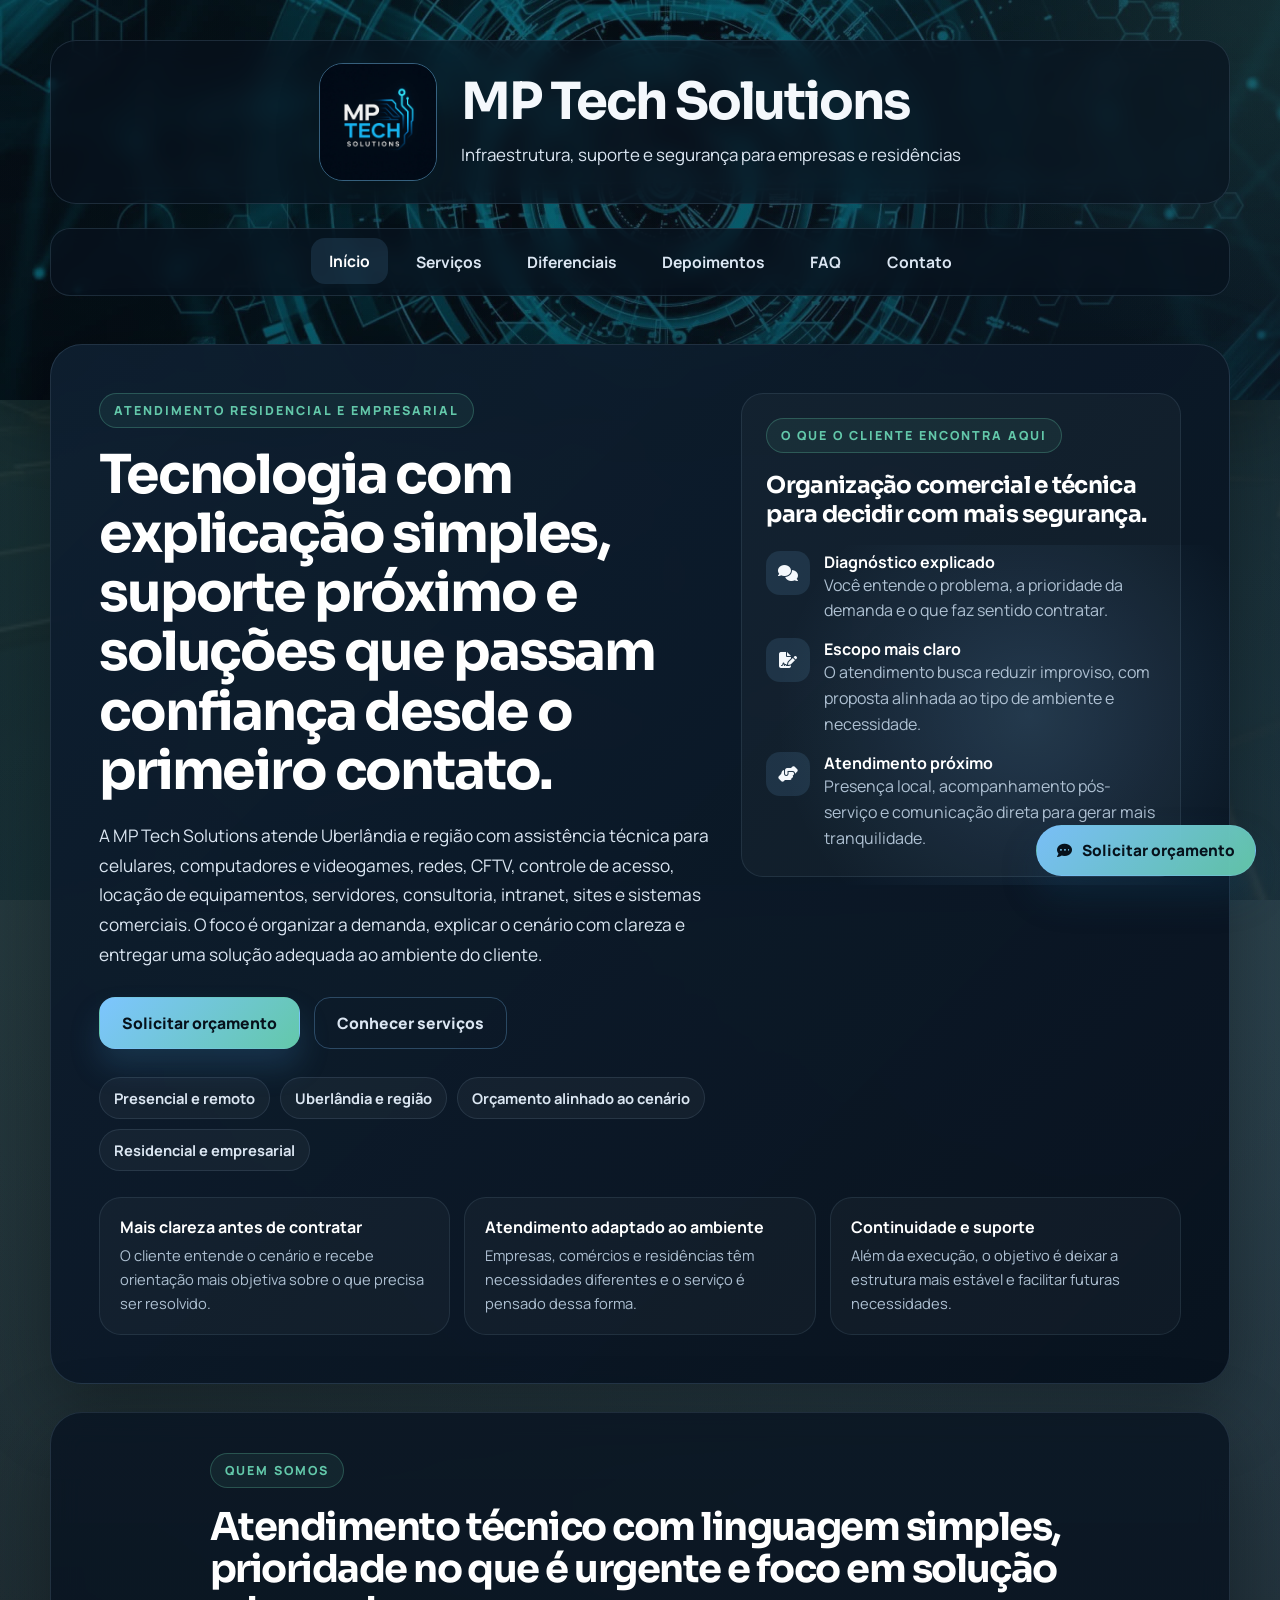
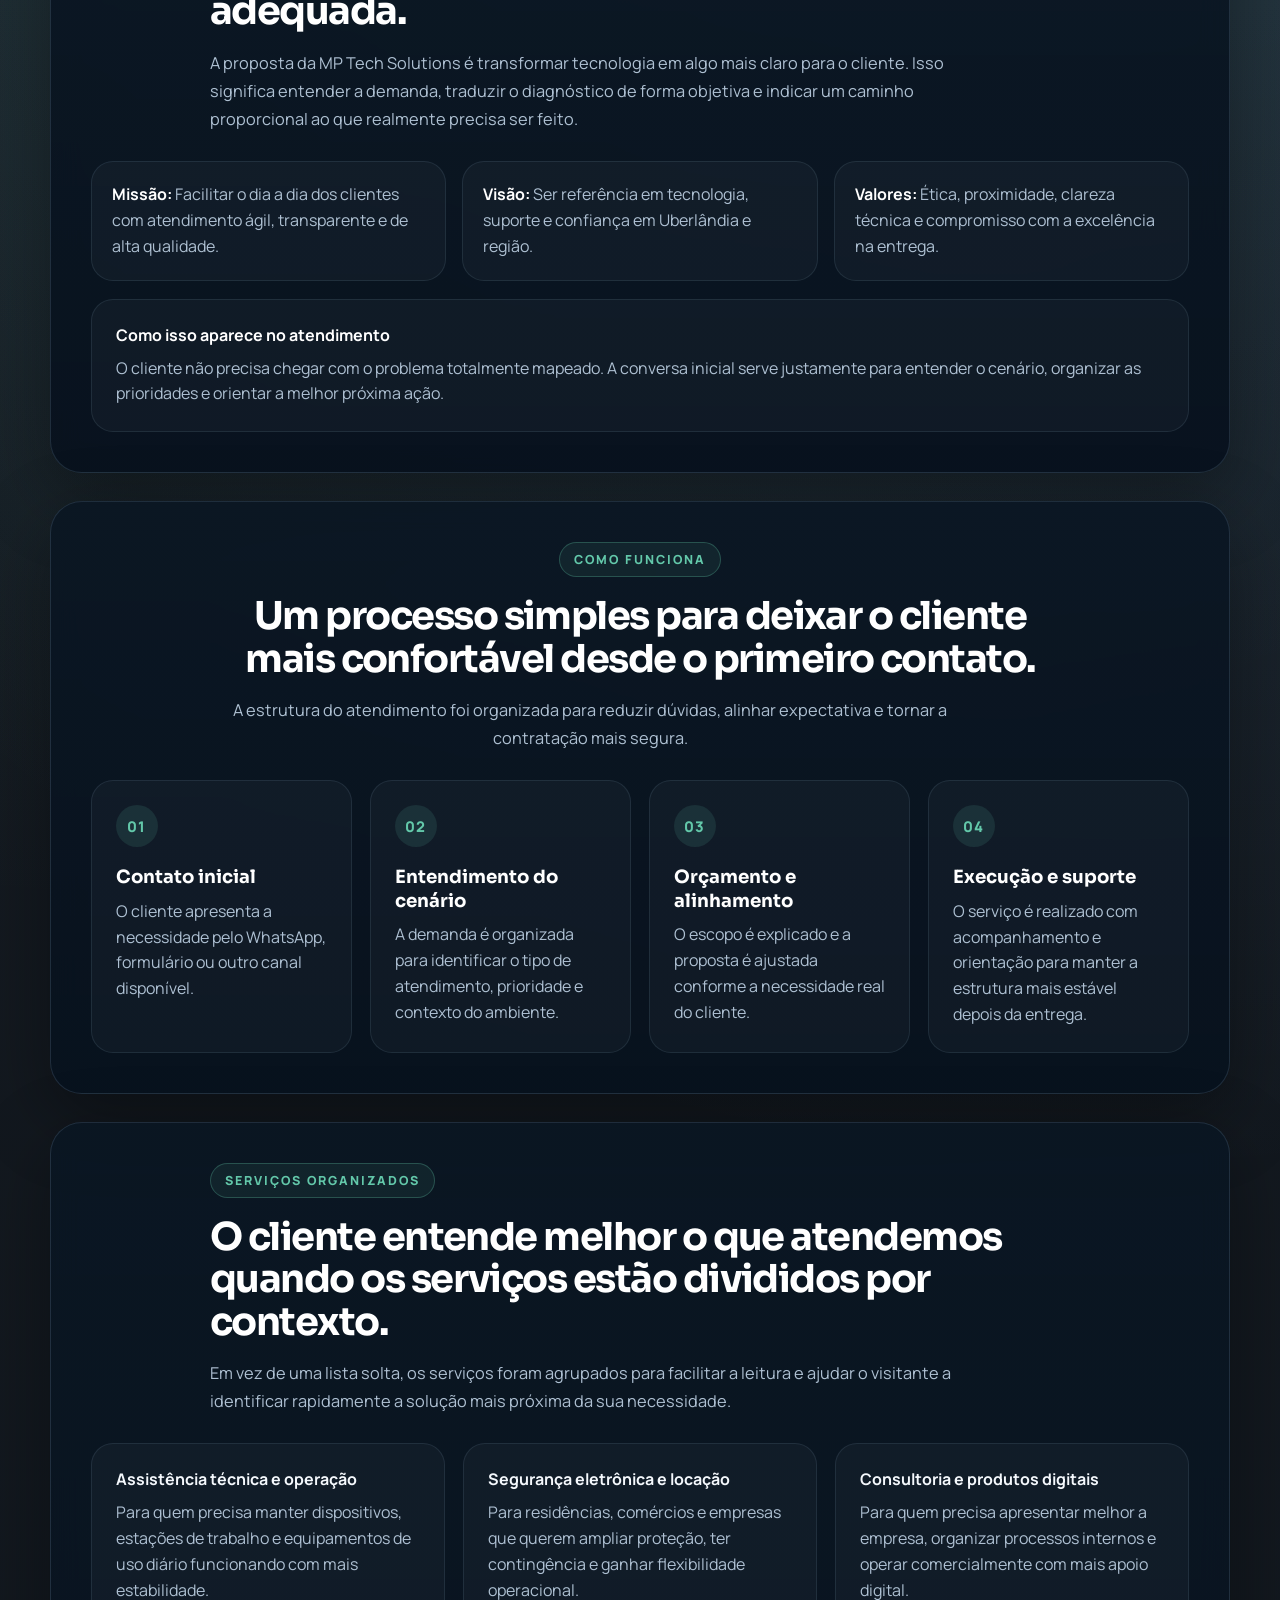
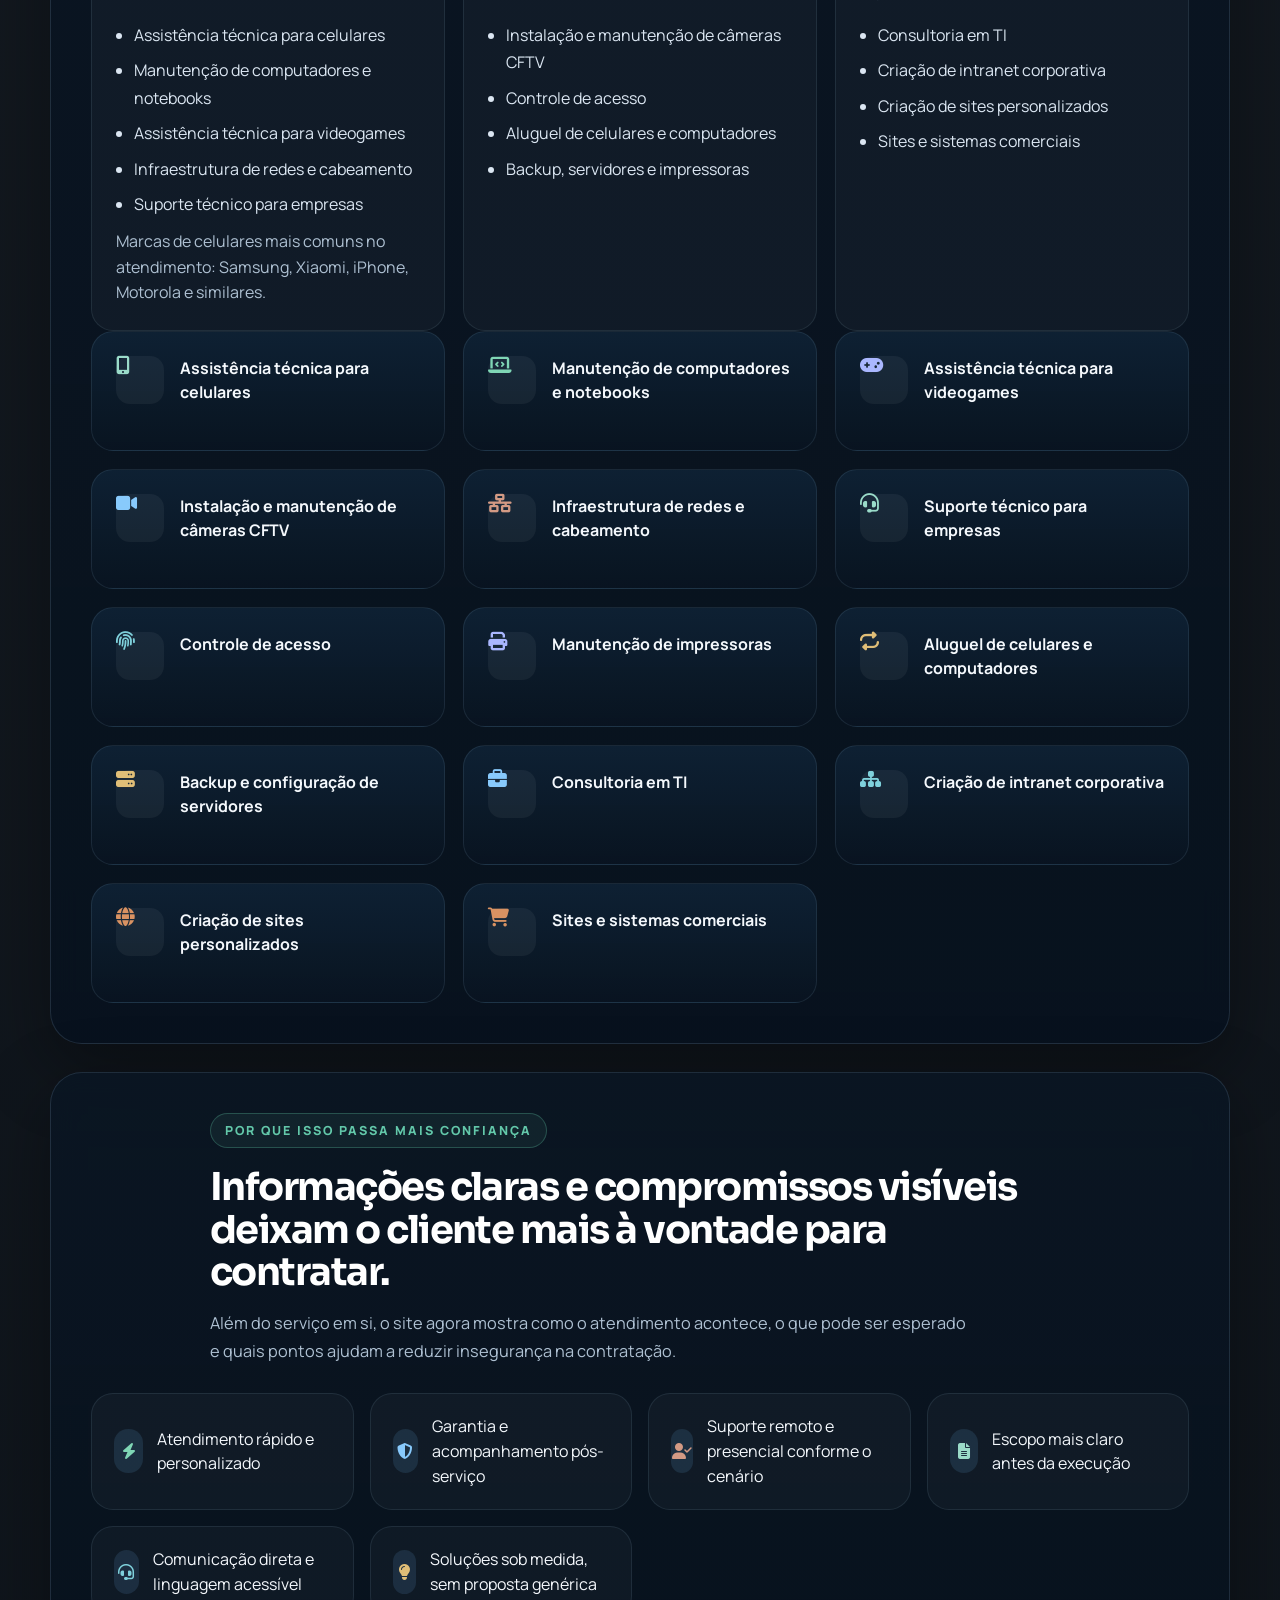
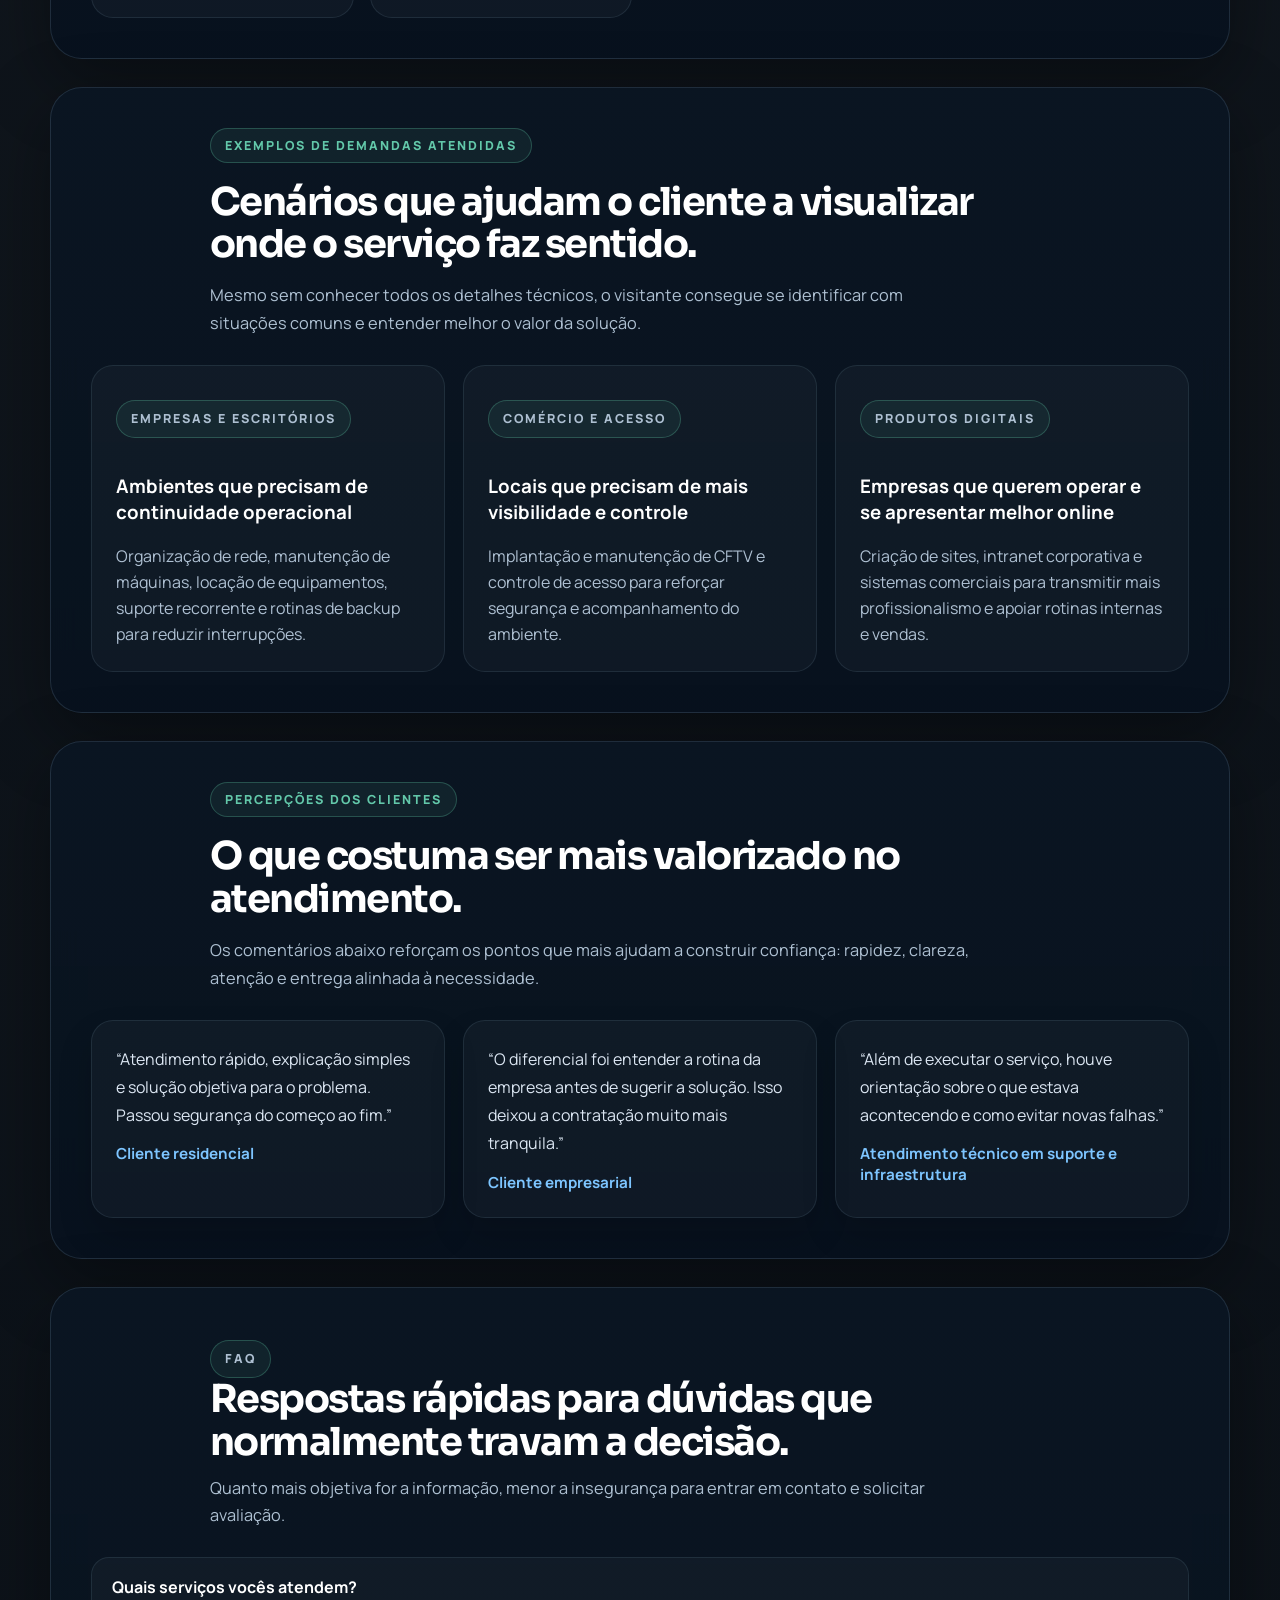
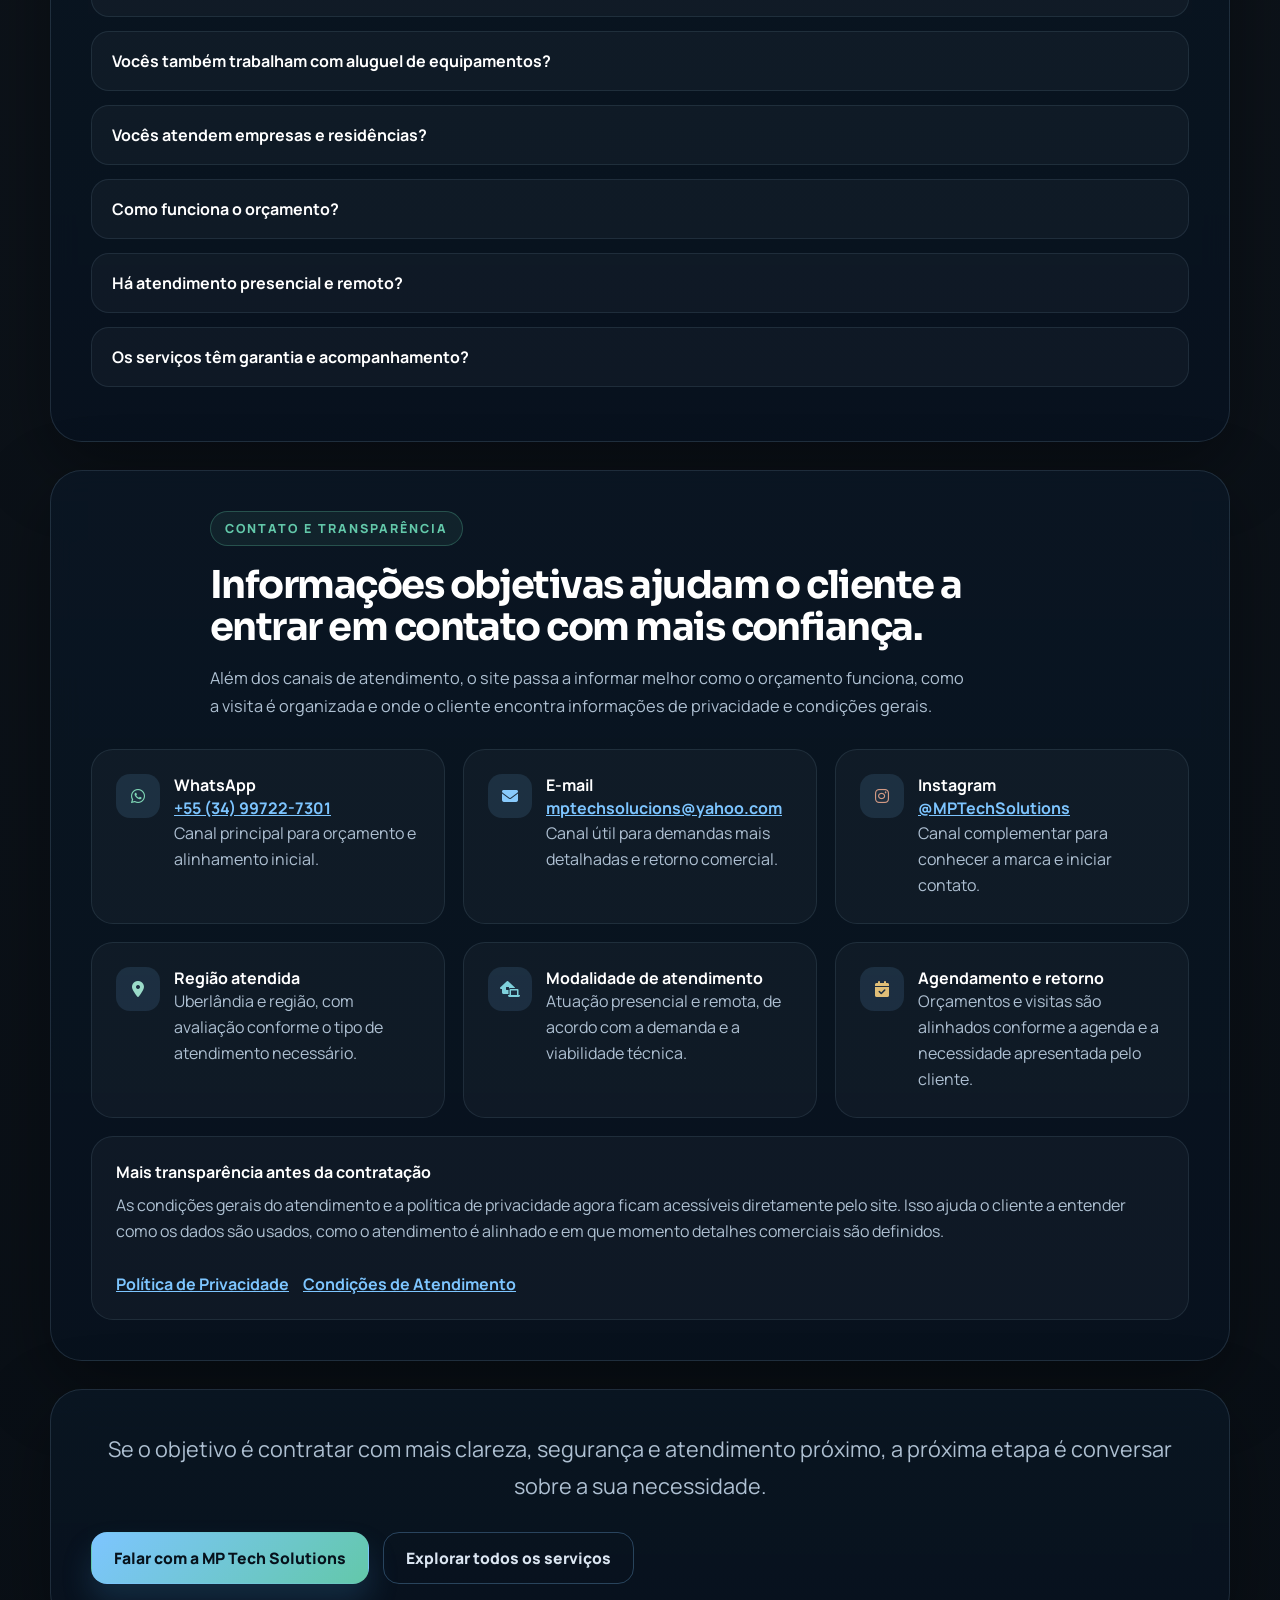
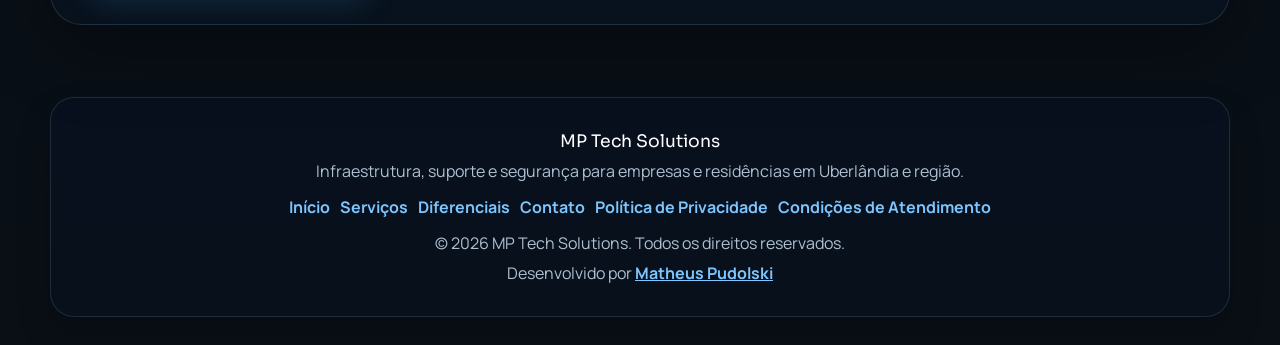
<file: index.html>
<!DOCTYPE html>
<html lang="pt-BR">
<head>
    <meta charset="UTF-8" />
    <meta name="viewport" content="width=device-width, initial-scale=1.0" />
    <title>MP Tech Solutions</title>
    <meta name="description" content="Assistência técnica para celulares, computadores e videogames, aluguel de equipamentos, segurança eletrônica, intranet, sites e sistemas comerciais para empresas e residências em Uberlândia e região." />
    <link rel="stylesheet" href="style.css" />
    <link rel="stylesheet" href="https://cdnjs.cloudflare.com/ajax/libs/font-awesome/6.5.0/css/all.min.css" />
    <link rel="icon" type="image/jpeg" href="imagens/logo/logomp.jpg" />
</head>
<body>
    <header>
        <div class="header-container">
            <img src="imagens/logo/logomp.jpg" alt="Logo da MP Tech Solutions, com as letras M e P estilizadas em azul e branco" class="logo" />
            <div class="header-texto">
                <h1>MP Tech Solutions</h1>
                <p class="subtitulo">Infraestrutura, suporte e segurança para empresas e residências</p>
            </div>
        </div>
        <button class="menu-toggle" id="menuToggle" aria-label="Abrir menu"><i class="fas fa-bars"></i></button>
        <nav class="menu-central" id="menuCentral" aria-label="Menu principal">
            <a href="index.html">Início</a>
            <a href="servicos.html">Serviços</a>
            <a href="diferenciais.html">Diferenciais</a>
            <a href="depoimentos.html">Depoimentos</a>
            <a href="faq.html">FAQ</a>
            <a href="contato.html">Contato</a>
        </nav>
    </header>

    <main>
        <section class="bloco-institucional">
            <div class="hero-grid">
                <div class="hero-copy">
                    <p class="eyebrow">ATENDIMENTO RESIDENCIAL E EMPRESARIAL</p>
                    <h2 class="titulo-principal">Tecnologia com explicação simples, suporte próximo e soluções que passam confiança desde o primeiro contato.</h2>
                    <p class="descricao">A MP Tech Solutions atende Uberlândia e região com assistência técnica para celulares, computadores e videogames, redes, CFTV, controle de acesso, locação de equipamentos, servidores, consultoria, intranet, sites e sistemas comerciais. O foco é organizar a demanda, explicar o cenário com clareza e entregar uma solução adequada ao ambiente do cliente.</p>
                    <div class="hero-actions">
                        <a href="contato.html" class="cta-link">Solicitar orçamento</a>
                        <a href="servicos.html" class="cta-link secondary">Conhecer serviços</a>
                    </div>
                    <ul class="trust-pills">
                        <li>Presencial e remoto</li>
                        <li>Uberlândia e região</li>
                        <li>Orçamento alinhado ao cenário</li>
                        <li>Residencial e empresarial</li>
                    </ul>
                </div>
                <aside class="hero-panel-card">
                    <p class="hero-panel-label">O que o cliente encontra aqui</p>
                    <h3>Organização comercial e técnica para decidir com mais segurança.</h3>
                    <div class="hero-capabilities">
                        <div class="hero-capability">
                            <i class="fas fa-comments" aria-hidden="true"></i>
                            <div>
                                <strong>Diagnóstico explicado</strong>
                                <span>Você entende o problema, a prioridade da demanda e o que faz sentido contratar.</span>
                            </div>
                        </div>
                        <div class="hero-capability">
                            <i class="fas fa-file-signature" aria-hidden="true"></i>
                            <div>
                                <strong>Escopo mais claro</strong>
                                <span>O atendimento busca reduzir improviso, com proposta alinhada ao tipo de ambiente e necessidade.</span>
                            </div>
                        </div>
                        <div class="hero-capability">
                            <i class="fas fa-handshake-angle" aria-hidden="true"></i>
                            <div>
                                <strong>Atendimento próximo</strong>
                                <span>Presença local, acompanhamento pós-serviço e comunicação direta para gerar mais tranquilidade.</span>
                            </div>
                        </div>
                    </div>
                </aside>
            </div>
            <div class="hero-summary">
                <div class="hero-summary-item">
                    <strong>Mais clareza antes de contratar</strong>
                    <p>O cliente entende o cenário e recebe orientação mais objetiva sobre o que precisa ser resolvido.</p>
                </div>
                <div class="hero-summary-item">
                    <strong>Atendimento adaptado ao ambiente</strong>
                    <p>Empresas, comércios e residências têm necessidades diferentes e o serviço é pensado dessa forma.</p>
                </div>
                <div class="hero-summary-item">
                    <strong>Continuidade e suporte</strong>
                    <p>Além da execução, o objetivo é deixar a estrutura mais estável e facilitar futuras necessidades.</p>
                </div>
            </div>
        </section>

        <section>
            <div class="secao-header">
                <p class="eyebrow">QUEM SOMOS</p>
                <h2 class="titulo-servicos">Atendimento técnico com linguagem simples, prioridade no que é urgente e foco em solução adequada.</h2>
                <p class="secao-descricao">A proposta da MP Tech Solutions é transformar tecnologia em algo mais claro para o cliente. Isso significa entender a demanda, traduzir o diagnóstico de forma objetiva e indicar um caminho proporcional ao que realmente precisa ser feito.</p>
            </div>
            <div class="institucional-info">
                <p><b>Missão:</b> Facilitar o dia a dia dos clientes com atendimento ágil, transparente e de alta qualidade.</p>
                <p><b>Visão:</b> Ser referência em tecnologia, suporte e confiança em Uberlândia e região.</p>
                <p><b>Valores:</b> Ética, proximidade, clareza técnica e compromisso com a excelência na entrega.</p>
            </div>
            <div class="note-card">
                <strong>Como isso aparece no atendimento</strong>
                <p>O cliente não precisa chegar com o problema totalmente mapeado. A conversa inicial serve justamente para entender o cenário, organizar as prioridades e orientar a melhor próxima ação.</p>
            </div>
        </section>

        <section>
            <div class="secao-header centered">
                <p class="eyebrow">COMO FUNCIONA</p>
                <h2 class="titulo-servicos">Um processo simples para deixar o cliente mais confortável desde o primeiro contato.</h2>
                <p class="secao-descricao">A estrutura do atendimento foi organizada para reduzir dúvidas, alinhar expectativa e tornar a contratação mais segura.</p>
            </div>
            <div class="process-grid">
                <article class="process-card">
                    <span class="process-number">01</span>
                    <h3>Contato inicial</h3>
                    <p>O cliente apresenta a necessidade pelo WhatsApp, formulário ou outro canal disponível.</p>
                </article>
                <article class="process-card">
                    <span class="process-number">02</span>
                    <h3>Entendimento do cenário</h3>
                    <p>A demanda é organizada para identificar o tipo de atendimento, prioridade e contexto do ambiente.</p>
                </article>
                <article class="process-card">
                    <span class="process-number">03</span>
                    <h3>Orçamento e alinhamento</h3>
                    <p>O escopo é explicado e a proposta é ajustada conforme a necessidade real do cliente.</p>
                </article>
                <article class="process-card">
                    <span class="process-number">04</span>
                    <h3>Execução e suporte</h3>
                    <p>O serviço é realizado com acompanhamento e orientação para manter a estrutura mais estável depois da entrega.</p>
                </article>
            </div>
        </section>

        <section class="servicos-destaque">
            <div class="secao-header">
                <p class="eyebrow">SERVIÇOS ORGANIZADOS</p>
                <h2 class="titulo-servicos">O cliente entende melhor o que atendemos quando os serviços estão divididos por contexto.</h2>
                <p class="secao-descricao">Em vez de uma lista solta, os serviços foram agrupados para facilitar a leitura e ajudar o visitante a identificar rapidamente a solução mais próxima da sua necessidade.</p>
            </div>
            <div class="category-grid">
                <article class="category-card">
                    <strong>Assistência técnica e operação</strong>
                    <p>Para quem precisa manter dispositivos, estações de trabalho e equipamentos de uso diário funcionando com mais estabilidade.</p>
                    <ul>
                        <li>Assistência técnica para celulares</li>
                        <li>Manutenção de computadores e notebooks</li>
                        <li>Assistência técnica para videogames</li>
                        <li>Infraestrutura de redes e cabeamento</li>
                        <li>Suporte técnico para empresas</li>
                    </ul>
                    <p>Marcas de celulares mais comuns no atendimento: Samsung, Xiaomi, iPhone, Motorola e similares.</p>
                </article>
                <article class="category-card">
                    <strong>Segurança eletrônica e locação</strong>
                    <p>Para residências, comércios e empresas que querem ampliar proteção, ter contingência e ganhar flexibilidade operacional.</p>
                    <ul>
                        <li>Instalação e manutenção de câmeras CFTV</li>
                        <li>Controle de acesso</li>
                        <li>Aluguel de celulares e computadores</li>
                        <li>Backup, servidores e impressoras</li>
                    </ul>
                </article>
                <article class="category-card">
                    <strong>Consultoria e produtos digitais</strong>
                    <p>Para quem precisa apresentar melhor a empresa, organizar processos internos e operar comercialmente com mais apoio digital.</p>
                    <ul>
                        <li>Consultoria em TI</li>
                        <li>Criação de intranet corporativa</li>
                        <li>Criação de sites personalizados</li>
                        <li>Sites e sistemas comerciais</li>
                    </ul>
                </article>
            </div>
            <div class="servicos-grid">
                <div class="servico-item accent-mint" data-servico="celular"><i class="fas fa-mobile-screen-button servico-icone accent-mint" aria-hidden="true"></i><span class="servico-nome">Assistência técnica para celulares</span></div>
                <div class="servico-item accent-green" data-servico="computador"><i class="fas fa-laptop-code servico-icone accent-green" aria-hidden="true"></i><span class="servico-nome">Manutenção de computadores e notebooks</span></div>
                <div class="servico-item accent-purple" data-servico="videogame"><i class="fas fa-gamepad servico-icone accent-purple" aria-hidden="true"></i><span class="servico-nome">Assistência técnica para videogames</span></div>
                <div class="servico-item accent-blue" data-servico="cftv"><i class="fas fa-video servico-icone accent-blue" aria-hidden="true"></i><span class="servico-nome">Instalação e manutenção de câmeras CFTV</span></div>
                <div class="servico-item accent-pink" data-servico="redes"><i class="fas fa-network-wired servico-icone accent-pink" aria-hidden="true"></i><span class="servico-nome">Infraestrutura de redes e cabeamento</span></div>
                <div class="servico-item accent-mint" data-servico="suporte"><i class="fas fa-headset servico-icone accent-mint" aria-hidden="true"></i><span class="servico-nome">Suporte técnico para empresas</span></div>
                <div class="servico-item accent-cyan" data-servico="acesso"><i class="fas fa-fingerprint servico-icone accent-cyan" aria-hidden="true"></i><span class="servico-nome">Controle de acesso</span></div>
                <div class="servico-item accent-purple" data-servico="impressora"><i class="fas fa-print servico-icone accent-purple" aria-hidden="true"></i><span class="servico-nome">Manutenção de impressoras</span></div>
                <div class="servico-item accent-yellow" data-servico="aluguel"><i class="fas fa-repeat servico-icone accent-yellow" aria-hidden="true"></i><span class="servico-nome">Aluguel de celulares e computadores</span></div>
                <div class="servico-item accent-yellow" data-servico="servidor"><i class="fas fa-server servico-icone accent-yellow" aria-hidden="true"></i><span class="servico-nome">Backup e configuração de servidores</span></div>
                <div class="servico-item accent-blue" data-servico="consultoria"><i class="fas fa-briefcase servico-icone accent-blue" aria-hidden="true"></i><span class="servico-nome">Consultoria em TI</span></div>
                <div class="servico-item accent-cyan" data-servico="intranet"><i class="fas fa-sitemap servico-icone accent-cyan" aria-hidden="true"></i><span class="servico-nome">Criação de intranet corporativa</span></div>
                <div class="servico-item accent-orange" data-servico="sites"><i class="fas fa-globe servico-icone accent-orange" aria-hidden="true"></i><span class="servico-nome">Criação de sites personalizados</span></div>
                <div class="servico-item accent-orange" data-servico="sistemas"><i class="fas fa-cart-shopping servico-icone accent-orange" aria-hidden="true"></i><span class="servico-nome">Sites e sistemas comerciais</span></div>
            </div>
        </section>

        <section class="diferenciais-destaque">
            <div class="secao-header">
                <p class="eyebrow">POR QUE ISSO PASSA MAIS CONFIANÇA</p>
                <h2 class="titulo-diferenciais">Informações claras e compromissos visíveis deixam o cliente mais à vontade para contratar.</h2>
                <p class="secao-descricao">Além do serviço em si, o site agora mostra como o atendimento acontece, o que pode ser esperado e quais pontos ajudam a reduzir insegurança na contratação.</p>
            </div>
            <div class="diferenciais-lista">
                <div class="diferencial-card"><i class="fas fa-bolt diferencial-icone accent-green"></i> Atendimento rápido e personalizado</div>
                <div class="diferencial-card"><i class="fas fa-shield-alt diferencial-icone accent-blue"></i> Garantia e acompanhamento pós-serviço</div>
                <div class="diferencial-card"><i class="fas fa-user-check diferencial-icone accent-pink"></i> Suporte remoto e presencial conforme o cenário</div>
                <div class="diferencial-card"><i class="fas fa-file-lines diferencial-icone accent-mint"></i> Escopo mais claro antes da execução</div>
                <div class="diferencial-card"><i class="fas fa-headset diferencial-icone accent-cyan"></i> Comunicação direta e linguagem acessível</div>
                <div class="diferencial-card"><i class="fas fa-lightbulb diferencial-icone accent-yellow"></i> Soluções sob medida, sem proposta genérica</div>
            </div>
        </section>

        <section>
            <div class="secao-header">
                <p class="eyebrow">EXEMPLOS DE DEMANDAS ATENDIDAS</p>
                <h2 class="titulo-servicos">Cenários que ajudam o cliente a visualizar onde o serviço faz sentido.</h2>
                <p class="secao-descricao">Mesmo sem conhecer todos os detalhes técnicos, o visitante consegue se identificar com situações comuns e entender melhor o valor da solução.</p>
            </div>
            <div class="case-grid">
                <article class="case-card">
                    <p class="case-label">EMPRESAS E ESCRITÓRIOS</p>
                    <h3>Ambientes que precisam de continuidade operacional</h3>
                    <p>Organização de rede, manutenção de máquinas, locação de equipamentos, suporte recorrente e rotinas de backup para reduzir interrupções.</p>
                </article>
                <article class="case-card">
                    <p class="case-label">COMÉRCIO E ACESSO</p>
                    <h3>Locais que precisam de mais visibilidade e controle</h3>
                    <p>Implantação e manutenção de CFTV e controle de acesso para reforçar segurança e acompanhamento do ambiente.</p>
                </article>
                <article class="case-card">
                    <p class="case-label">PRODUTOS DIGITAIS</p>
                    <h3>Empresas que querem operar e se apresentar melhor online</h3>
                    <p>Criação de sites, intranet corporativa e sistemas comerciais para transmitir mais profissionalismo e apoiar rotinas internas e vendas.</p>
                </article>
            </div>
        </section>

        <section>
            <div class="secao-header">
                <p class="eyebrow">PERCEPÇÕES DOS CLIENTES</p>
                <h2 class="titulo-diferenciais">O que costuma ser mais valorizado no atendimento.</h2>
                <p class="secao-descricao">Os comentários abaixo reforçam os pontos que mais ajudam a construir confiança: rapidez, clareza, atenção e entrega alinhada à necessidade.</p>
            </div>
            <div class="testimonial-grid">
                <article class="depoimento">
                    <p>“Atendimento rápido, explicação simples e solução objetiva para o problema. Passou segurança do começo ao fim.”</p>
                    <span>Cliente residencial</span>
                </article>
                <article class="depoimento">
                    <p>“O diferencial foi entender a rotina da empresa antes de sugerir a solução. Isso deixou a contratação muito mais tranquila.”</p>
                    <span>Cliente empresarial</span>
                </article>
                <article class="depoimento">
                    <p>“Além de executar o serviço, houve orientação sobre o que estava acontecendo e como evitar novas falhas.”</p>
                    <span>Atendimento técnico em suporte e infraestrutura</span>
                </article>
            </div>
        </section>

        <section id="faq">
            <div class="secao-header">
                <p class="eyebrow">FAQ</p>
                <h2 class="titulo-diferenciais">Respostas rápidas para dúvidas que normalmente travam a decisão.</h2>
                <p class="secao-descricao">Quanto mais objetiva for a informação, menor a insegurança para entrar em contato e solicitar avaliação.</p>
            </div>
            <details>
                <summary>Quais serviços vocês atendem?</summary>
                <p>Assistência técnica para celulares, computadores e videogames, CFTV, redes, suporte técnico, controle de acesso, locação de equipamentos, impressoras, servidores, consultoria, intranet, sites e sistemas comerciais.</p>
            </details>
            <details>
                <summary>Vocês também trabalham com aluguel de equipamentos?</summary>
                <p>Sim. A MP Tech Solutions também trabalha com aluguel de celulares e computadores para cenários temporários, contingência e apoio operacional.</p>
            </details>
            <details>
                <summary>Vocês atendem empresas e residências?</summary>
                <p>Sim. O atendimento é adaptado ao tipo de ambiente e à necessidade de cada cliente.</p>
            </details>
            <details>
                <summary>Como funciona o orçamento?</summary>
                <p>O primeiro contato serve para entender a demanda, organizar o cenário e alinhar a proposta mais adequada.</p>
            </details>
            <details>
                <summary>Há atendimento presencial e remoto?</summary>
                <p>Sim. O formato depende do tipo de necessidade e do que for mais eficiente para o cliente.</p>
            </details>
            <details>
                <summary>Os serviços têm garantia e acompanhamento?</summary>
                <p>O site comunica garantia nos serviços e suporte pós-serviço, com alinhamento conforme o escopo contratado.</p>
            </details>
        </section>

        <section>
            <div class="secao-header">
                <p class="eyebrow">CONTATO E TRANSPARÊNCIA</p>
                <h2 class="titulo-servicos">Informações objetivas ajudam o cliente a entrar em contato com mais confiança.</h2>
                <p class="secao-descricao">Além dos canais de atendimento, o site passa a informar melhor como o orçamento funciona, como a visita é organizada e onde o cliente encontra informações de privacidade e condições gerais.</p>
            </div>
            <div class="contact-grid">
                <article class="contact-card">
                    <div class="hero-capability">
                        <i class="fab fa-whatsapp accent-green" aria-hidden="true"></i>
                        <div>
                            <strong>WhatsApp</strong>
                            <span><a href="https://wa.me/5534997227301" target="_blank" rel="noopener noreferrer">+55 (34) 99722-7301</a><br />Canal principal para orçamento e alinhamento inicial.</span>
                        </div>
                    </div>
                </article>
                <article class="contact-card">
                    <div class="hero-capability">
                        <i class="fas fa-envelope accent-blue" aria-hidden="true"></i>
                        <div>
                            <strong>E-mail</strong>
                            <span><a href="mailto:mptechsolucions@yahoo.com">mptechsolucions@yahoo.com</a><br />Canal útil para demandas mais detalhadas e retorno comercial.</span>
                        </div>
                    </div>
                </article>
                <article class="contact-card">
                    <div class="hero-capability">
                        <i class="fab fa-instagram accent-pink" aria-hidden="true"></i>
                        <div>
                            <strong>Instagram</strong>
                            <span><a href="https://instagram.com/MPTechSolutions" target="_blank" rel="noopener noreferrer">@MPTechSolutions</a><br />Canal complementar para conhecer a marca e iniciar contato.</span>
                        </div>
                    </div>
                </article>
                <article class="contact-card">
                    <div class="hero-capability">
                        <i class="fas fa-location-dot accent-mint" aria-hidden="true"></i>
                        <div>
                            <strong>Região atendida</strong>
                            <span>Uberlândia e região, com avaliação conforme o tipo de atendimento necessário.</span>
                        </div>
                    </div>
                </article>
                <article class="contact-card">
                    <div class="hero-capability">
                        <i class="fas fa-laptop-house accent-cyan" aria-hidden="true"></i>
                        <div>
                            <strong>Modalidade de atendimento</strong>
                            <span>Atuação presencial e remota, de acordo com a demanda e a viabilidade técnica.</span>
                        </div>
                    </div>
                </article>
                <article class="contact-card">
                    <div class="hero-capability">
                        <i class="fas fa-calendar-check accent-yellow" aria-hidden="true"></i>
                        <div>
                            <strong>Agendamento e retorno</strong>
                            <span>Orçamentos e visitas são alinhados conforme a agenda e a necessidade apresentada pelo cliente.</span>
                        </div>
                    </div>
                </article>
            </div>
            <div class="note-card">
                <strong>Mais transparência antes da contratação</strong>
                <p>As condições gerais do atendimento e a política de privacidade agora ficam acessíveis diretamente pelo site. Isso ajuda o cliente a entender como os dados são usados, como o atendimento é alinhado e em que momento detalhes comerciais são definidos.</p>
                <div class="inline-link-group">
                    <a class="text-link" href="politica-privacidade.html">Política de Privacidade</a>
                    <a class="text-link" href="condicoes-atendimento.html">Condições de Atendimento</a>
                </div>
            </div>
        </section>

        <section class="cta-final">
            <p class="cta-text">Se o objetivo é contratar com mais clareza, segurança e atendimento próximo, a próxima etapa é conversar sobre a sua necessidade.</p>
            <div class="page-actions">
                <a href="contato.html" class="cta-link">Falar com a MP Tech Solutions</a>
                <a href="servicos.html" class="cta-link secondary">Explorar todos os serviços</a>
            </div>
        </section>

        <div id="modalServico" class="modal" role="dialog" aria-modal="true" aria-labelledby="modalServicoTitle" aria-live="polite" style="display:none;">
            <div class="modal-content">
                <span class="close" tabindex="0" aria-label="Fechar" role="button">&times;</span>
                <h2 id="modalServicoTitle">Serviço</h2>
                <p id="modalServicoTexto"></p>
                <a id="btnServicoWhats" href="https://wa.me/5534997227301" target="_blank" rel="noopener noreferrer" class="cta-link">Solicitar orçamento via WhatsApp</a>
                <a id="btnServicoEmail" href="mailto:mptechsolucions@yahoo.com" class="cta-link secondary">Solicitar orçamento via E-mail</a>
            </div>
        </div>

        <button id="btnOrcamento" class="btn-flutuante" aria-label="Solicitar orçamento"><i class="fas fa-comment-dots" aria-hidden="true"></i><span>Solicitar orçamento</span></button>

        <div id="formModal" class="modal" role="dialog" aria-modal="true" aria-labelledby="modalTitle" style="display:none;">
            <div class="modal-content">
                <span class="close" tabindex="0" aria-label="Fechar" role="button">&times;</span>
                <h2 id="modalTitle">Solicitar orçamento</h2>
                <form id="orcamentoForm" autocomplete="off">
                    <label for="nome">Nome</label>
                    <input type="text" id="nome" required autocomplete="off" />
                    <label for="contato">Meio de contato</label>
                    <input type="text" id="contato" required placeholder="E-mail ou telefone" autocomplete="off" />
                    <label for="servico">Serviço desejado</label>
                    <select id="servico" required>
                        <option value="" disabled selected>Selecione um serviço</option>
                        <option value="Assistência técnica para celulares">Assistência técnica para celulares</option>
                        <option value="Manutenção de computadores e notebooks">Manutenção de computadores e notebooks</option>
                        <option value="Assistência técnica para videogames">Assistência técnica para videogames</option>
                        <option value="Instalação e manutenção de câmeras CFTV">Instalação e manutenção de câmeras CFTV</option>
                        <option value="Infraestrutura de redes e cabeamento">Infraestrutura de redes e cabeamento</option>
                        <option value="Suporte técnico para empresas">Suporte técnico para empresas</option>
                        <option value="Controle de acesso">Controle de acesso</option>
                        <option value="Aluguel de celulares e computadores">Aluguel de celulares e computadores</option>
                        <option value="Backup e configuração de servidores">Backup e configuração de servidores</option>
                        <option value="Manutenção de impressoras">Manutenção de impressoras</option>
                        <option value="Consultoria em TI">Consultoria em TI</option>
                        <option value="Criação de intranet corporativa">Criação de intranet corporativa</option>
                        <option value="Criação de sites personalizados">Criação de sites personalizados</option>
                        <option value="Sites e sistemas comerciais">Sites e sistemas comerciais</option>
                    </select>
                    <label for="canal">Canal de envio</label>
                    <select id="canal">
                        <option value="whatsapp" selected>WhatsApp</option>
                        <option value="email">E-mail</option>
                    </select>
                    <label for="detalhes">Informações adicionais</label>
                    <textarea id="detalhes" rows="4" required autocomplete="off"></textarea>
                    <button type="submit">Enviar via WhatsApp</button>
                </form>
            </div>
        </div>
    </main>

    <footer>
        <div class="footer-container">
            <p class="footer-title">MP Tech Solutions</p>
            <p>Infraestrutura, suporte e segurança para empresas e residências em Uberlândia e região.</p>
            <nav class="footer-menu" aria-label="Links rápidos">
                <a href="index.html">Início</a>
                <a href="servicos.html">Serviços</a>
                <a href="diferenciais.html">Diferenciais</a>
                <a href="contato.html">Contato</a>
                <a href="politica-privacidade.html">Política de Privacidade</a>
                <a href="condicoes-atendimento.html">Condições de Atendimento</a>
            </nav>
            <p>&copy; <span class="current-year">2026</span> MP Tech Solutions. Todos os direitos reservados.</p>
            <p>Desenvolvido por <a href="https://www.linkedin.com/in/matheus-de-almeida-silva-721907242/" target="_blank" rel="noopener noreferrer" class="credit-link">Matheus Pudolski</a></p>
        </div>
    </footer>

    <script src="script.js"></script>
</body>
</html>
</file>
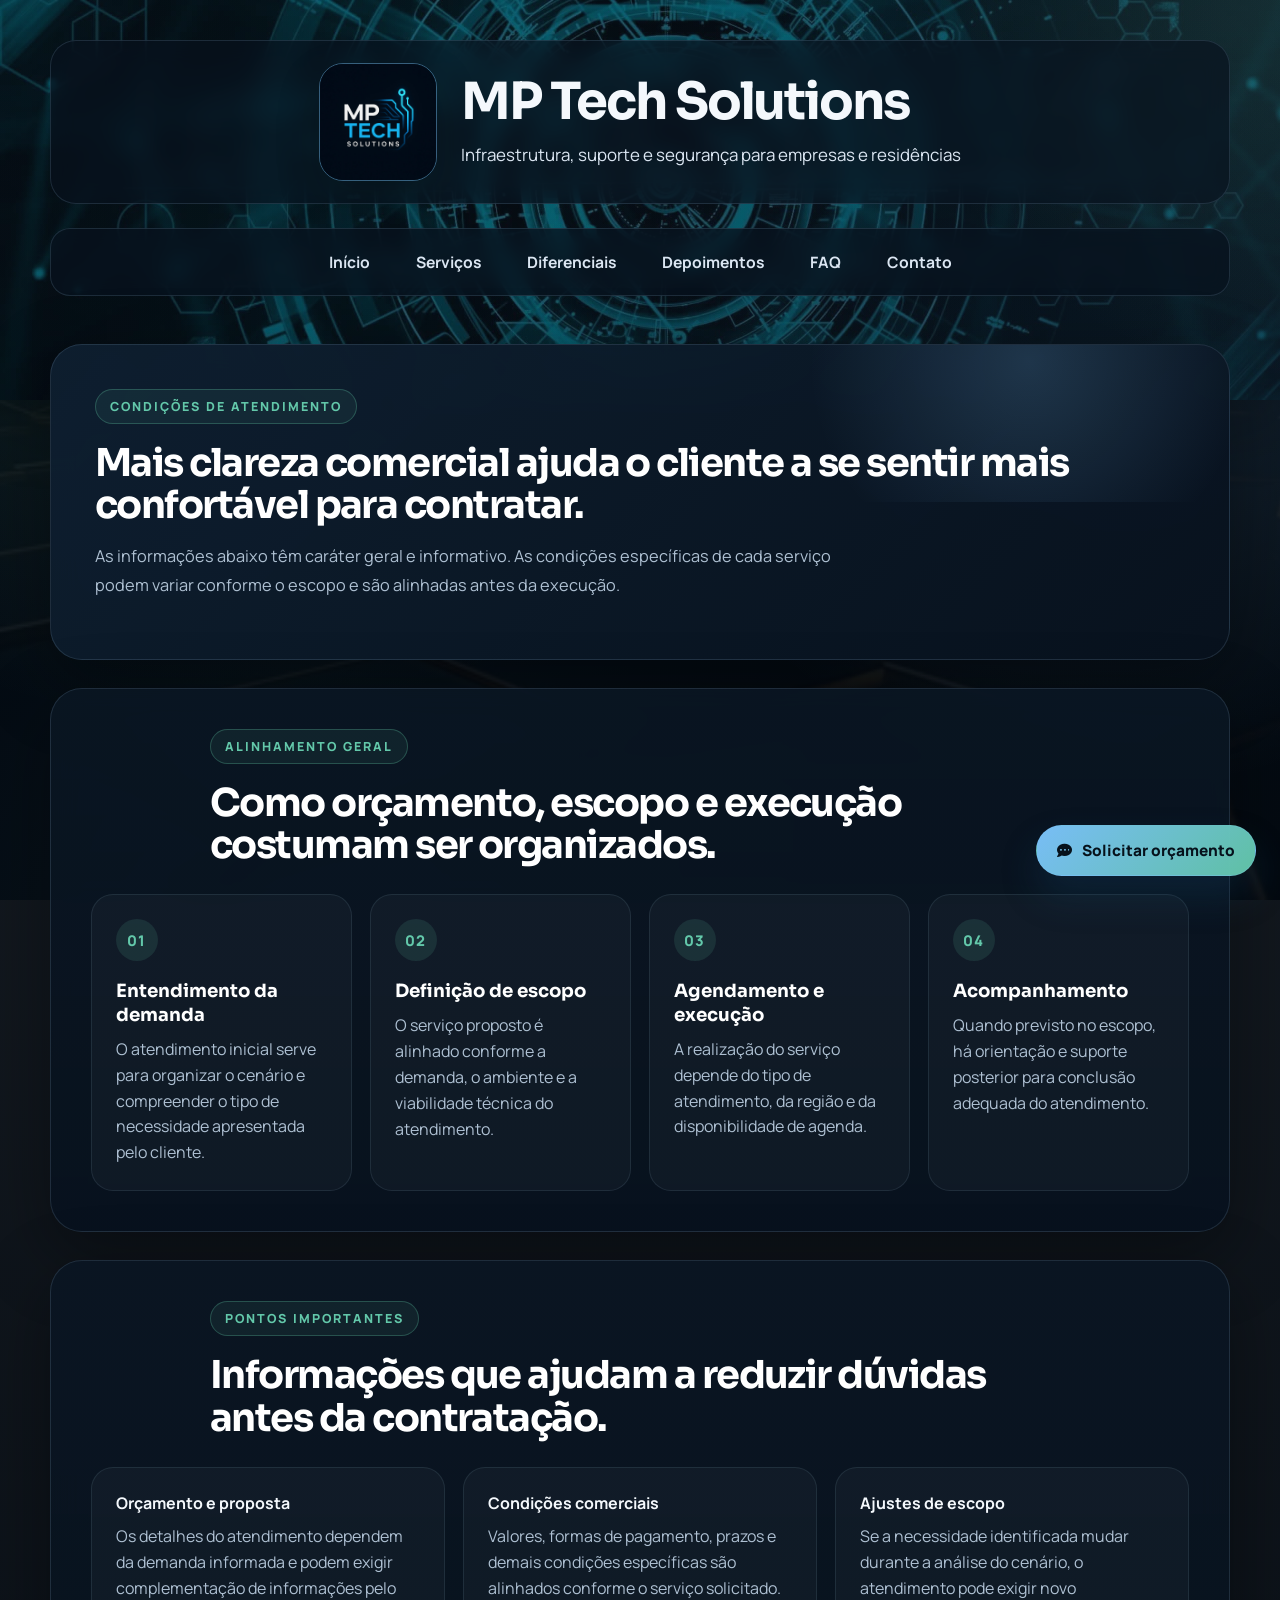
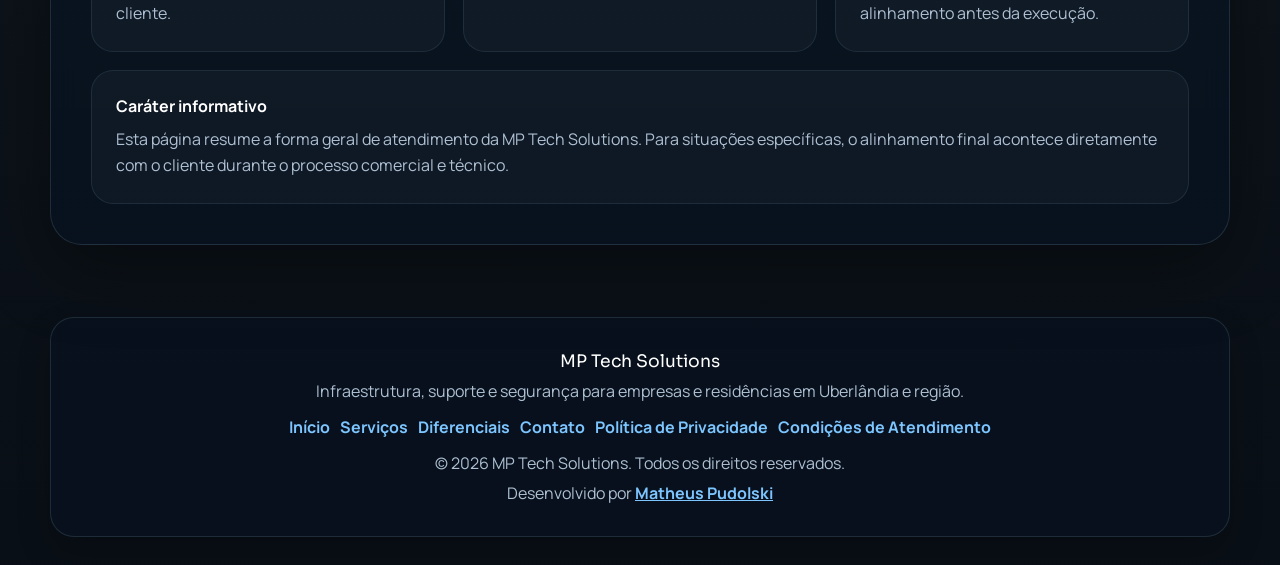
<file: condicoes-atendimento.html>
<!DOCTYPE html>
<html lang="pt-BR">
<head>
    <meta charset="UTF-8" />
    <meta name="viewport" content="width=device-width, initial-scale=1.0" />
    <title>Condições de Atendimento | MP Tech Solutions</title>
    <meta name="description" content="Veja as condições gerais de atendimento da MP Tech Solutions e entenda como orçamento, escopo, execução e acompanhamento costumam ser alinhados." />
    <link rel="stylesheet" href="style.css" />
    <link rel="stylesheet" href="https://cdnjs.cloudflare.com/ajax/libs/font-awesome/6.5.0/css/all.min.css" />
    <link rel="icon" type="image/jpeg" href="imagens/logo/logomp.jpg" />
</head>
<body>
    <header>
        <div class="header-container">
            <img src="imagens/logo/logomp.jpg" alt="Logo da MP Tech Solutions" class="logo" />
            <div class="header-texto">
                <h1>MP Tech Solutions</h1>
                <p class="subtitulo">Infraestrutura, suporte e segurança para empresas e residências</p>
            </div>
        </div>
        <button class="menu-toggle" id="menuToggle" aria-label="Abrir menu"><i class="fas fa-bars"></i></button>
        <nav class="menu-central" id="menuCentral" aria-label="Menu principal">
            <a href="index.html">Início</a>
            <a href="servicos.html">Serviços</a>
            <a href="diferenciais.html">Diferenciais</a>
            <a href="depoimentos.html">Depoimentos</a>
            <a href="faq.html">FAQ</a>
            <a href="contato.html">Contato</a>
        </nav>
    </header>

    <main>
        <section class="page-hero">
            <p class="eyebrow">CONDIÇÕES DE ATENDIMENTO</p>
            <h2 class="page-title">Mais clareza comercial ajuda o cliente a se sentir mais confortável para contratar.</h2>
            <p class="page-description">As informações abaixo têm caráter geral e informativo. As condições específicas de cada serviço podem variar conforme o escopo e são alinhadas antes da execução.</p>
        </section>

        <section>
            <div class="secao-header">
                <p class="eyebrow">ALINHAMENTO GERAL</p>
                <h2 class="titulo-servicos">Como orçamento, escopo e execução costumam ser organizados.</h2>
            </div>
            <div class="process-grid">
                <article class="process-card">
                    <span class="process-number">01</span>
                    <h3>Entendimento da demanda</h3>
                    <p>O atendimento inicial serve para organizar o cenário e compreender o tipo de necessidade apresentada pelo cliente.</p>
                </article>
                <article class="process-card">
                    <span class="process-number">02</span>
                    <h3>Definição de escopo</h3>
                    <p>O serviço proposto é alinhado conforme a demanda, o ambiente e a viabilidade técnica do atendimento.</p>
                </article>
                <article class="process-card">
                    <span class="process-number">03</span>
                    <h3>Agendamento e execução</h3>
                    <p>A realização do serviço depende do tipo de atendimento, da região e da disponibilidade de agenda.</p>
                </article>
                <article class="process-card">
                    <span class="process-number">04</span>
                    <h3>Acompanhamento</h3>
                    <p>Quando previsto no escopo, há orientação e suporte posterior para conclusão adequada do atendimento.</p>
                </article>
            </div>
        </section>

        <section>
            <div class="secao-header">
                <p class="eyebrow">PONTOS IMPORTANTES</p>
                <h2 class="titulo-diferenciais">Informações que ajudam a reduzir dúvidas antes da contratação.</h2>
            </div>
            <div class="policy-grid">
                <article class="policy-card">
                    <strong>Orçamento e proposta</strong>
                    <p>Os detalhes do atendimento dependem da demanda informada e podem exigir complementação de informações pelo cliente.</p>
                </article>
                <article class="policy-card">
                    <strong>Condições comerciais</strong>
                    <p>Valores, formas de pagamento, prazos e demais condições específicas são alinhados conforme o serviço solicitado.</p>
                </article>
                <article class="policy-card">
                    <strong>Ajustes de escopo</strong>
                    <p>Se a necessidade identificada mudar durante a análise do cenário, o atendimento pode exigir novo alinhamento antes da execução.</p>
                </article>
            </div>
            <div class="note-card">
                <strong>Caráter informativo</strong>
                <p>Esta página resume a forma geral de atendimento da MP Tech Solutions. Para situações específicas, o alinhamento final acontece diretamente com o cliente durante o processo comercial e técnico.</p>
            </div>
        </section>

        <button id="btnOrcamento" class="btn-flutuante" aria-label="Solicitar orçamento"><i class="fas fa-comment-dots" aria-hidden="true"></i><span>Solicitar orçamento</span></button>

        <div id="formModal" class="modal" role="dialog" aria-modal="true" aria-labelledby="modalTitle" style="display:none;">
            <div class="modal-content">
                <span class="close" tabindex="0" aria-label="Fechar" role="button">&times;</span>
                <h2 id="modalTitle">Solicitar orçamento</h2>
                <form id="orcamentoForm" autocomplete="off">
                    <label for="nome">Nome</label>
                    <input type="text" id="nome" required autocomplete="off" />
                    <label for="contato">Meio de contato</label>
                    <input type="text" id="contato" required placeholder="E-mail ou telefone" autocomplete="off" />
                    <label for="servico">Serviço desejado</label>
                    <select id="servico" required>
                        <option value="" disabled selected>Selecione um serviço</option>
                        <option value="Assistência técnica para celulares">Assistência técnica para celulares</option>
                        <option value="Manutenção de computadores e notebooks">Manutenção de computadores e notebooks</option>
                        <option value="Assistência técnica para videogames">Assistência técnica para videogames</option>
                        <option value="Instalação e manutenção de câmeras CFTV">Instalação e manutenção de câmeras CFTV</option>
                        <option value="Infraestrutura de redes e cabeamento">Infraestrutura de redes e cabeamento</option>
                        <option value="Suporte técnico para empresas">Suporte técnico para empresas</option>
                        <option value="Controle de acesso">Controle de acesso</option>
                        <option value="Aluguel de celulares e computadores">Aluguel de celulares e computadores</option>
                        <option value="Backup e configuração de servidores">Backup e configuração de servidores</option>
                        <option value="Manutenção de impressoras">Manutenção de impressoras</option>
                        <option value="Consultoria em TI">Consultoria em TI</option>
                        <option value="Criação de intranet corporativa">Criação de intranet corporativa</option>
                        <option value="Criação de sites personalizados">Criação de sites personalizados</option>
                        <option value="Sites e sistemas comerciais">Sites e sistemas comerciais</option>
                    </select>
                    <label for="canal">Canal de envio</label>
                    <select id="canal">
                        <option value="whatsapp" selected>WhatsApp</option>
                        <option value="email">E-mail</option>
                    </select>
                    <label for="detalhes">Informações adicionais</label>
                    <textarea id="detalhes" rows="4" required autocomplete="off"></textarea>
                    <button type="submit">Enviar via WhatsApp</button>
                </form>
            </div>
        </div>
    </main>

    <footer>
        <div class="footer-container">
            <p class="footer-title">MP Tech Solutions</p>
            <p>Infraestrutura, suporte e segurança para empresas e residências em Uberlândia e região.</p>
            <nav class="footer-menu" aria-label="Links rápidos">
                <a href="index.html">Início</a>
                <a href="servicos.html">Serviços</a>
                <a href="diferenciais.html">Diferenciais</a>
                <a href="contato.html">Contato</a>
                <a href="politica-privacidade.html">Política de Privacidade</a>
                <a href="condicoes-atendimento.html">Condições de Atendimento</a>
            </nav>
            <p>&copy; <span class="current-year">2026</span> MP Tech Solutions. Todos os direitos reservados.</p>
            <p>Desenvolvido por <a href="https://www.linkedin.com/in/matheus-de-almeida-silva-721907242/" target="_blank" rel="noopener noreferrer" class="credit-link">Matheus Pudolski</a></p>
        </div>
    </footer>

    <script src="script.js"></script>
</body>
</html>
</file>
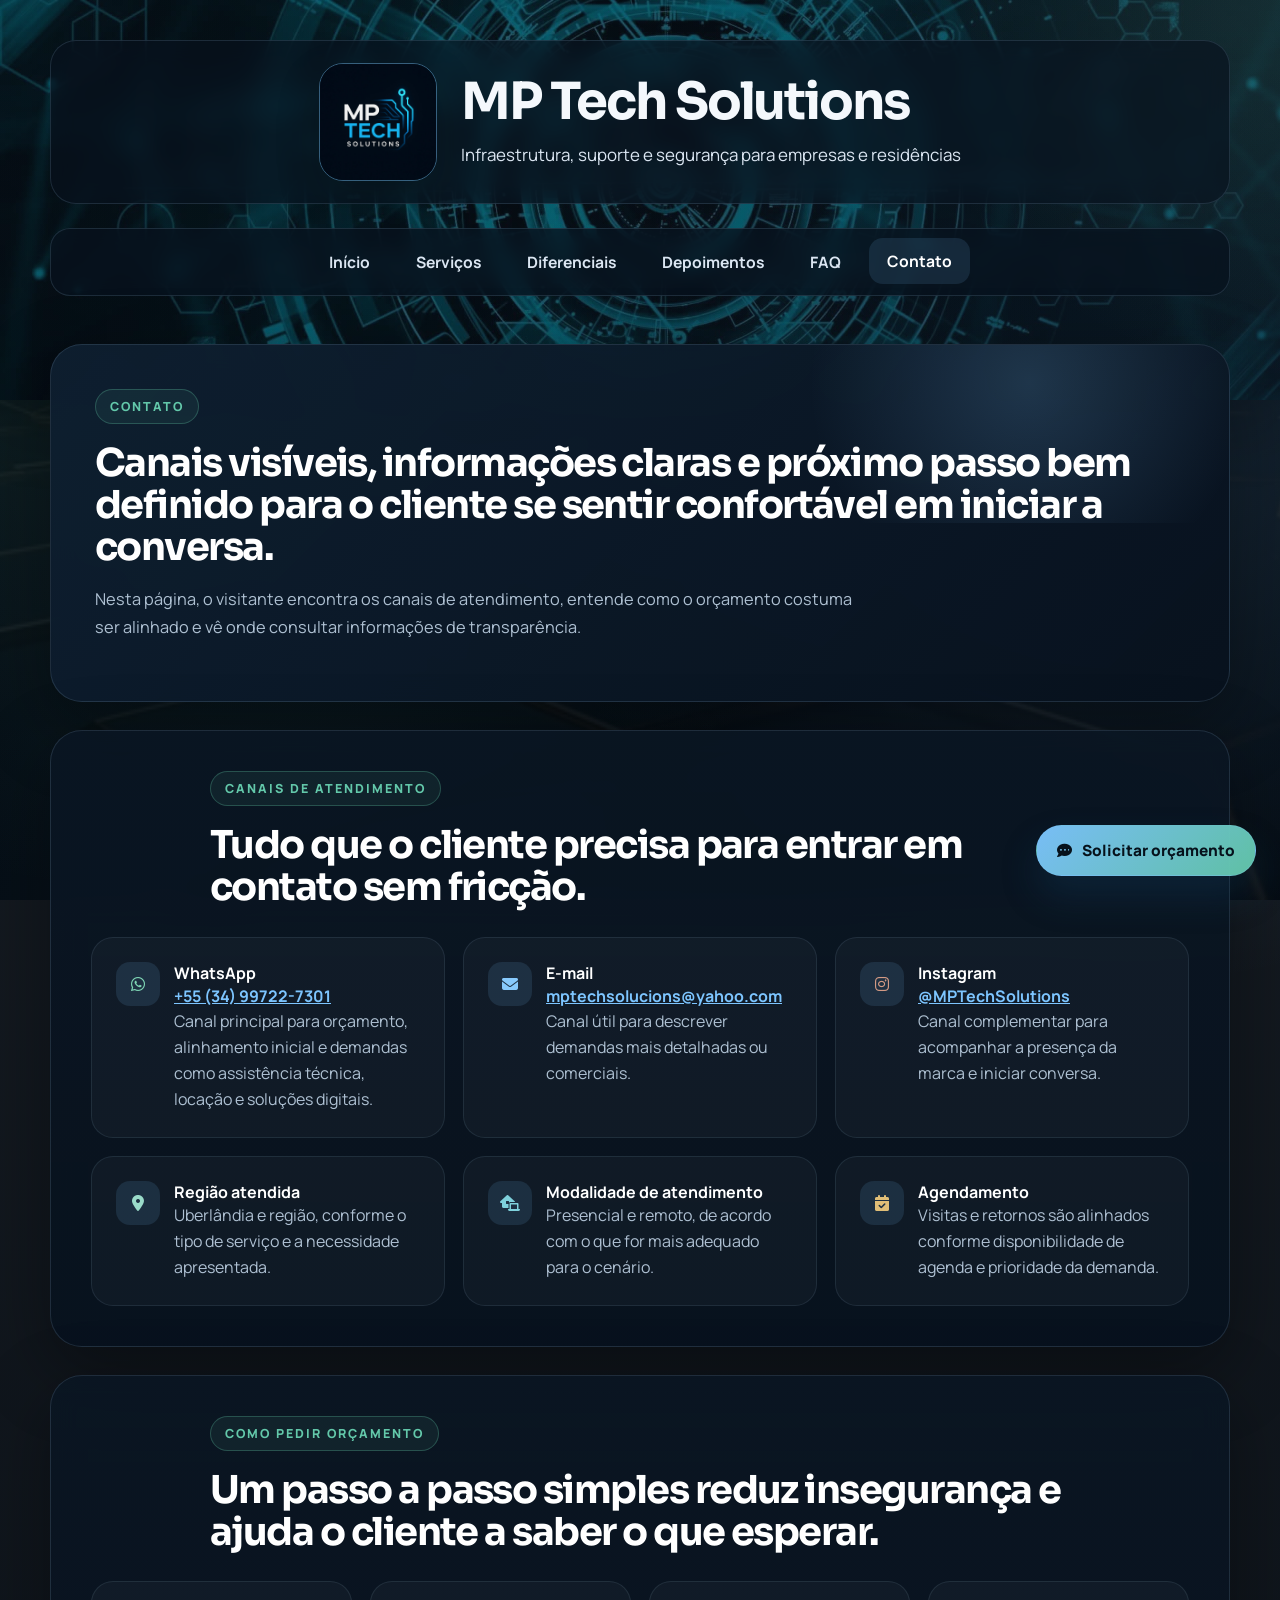
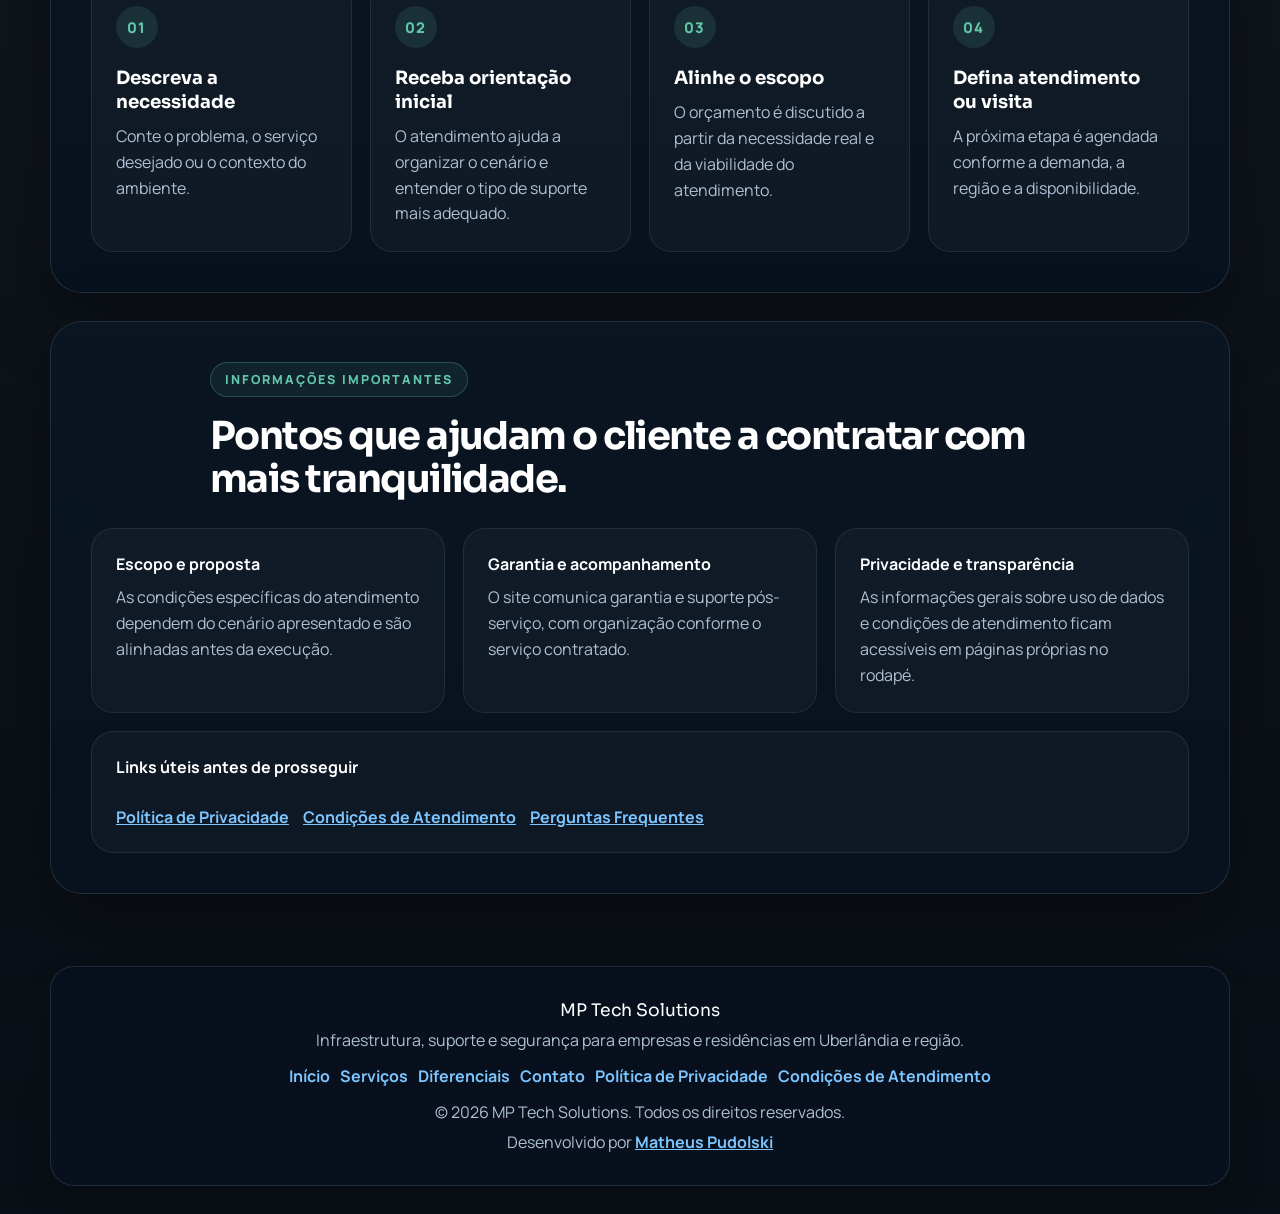
<file: contato.html>
<!DOCTYPE html>
<html lang="pt-BR">
<head>
    <meta charset="UTF-8" />
    <meta name="viewport" content="width=device-width, initial-scale=1.0" />
    <title>Contato | MP Tech Solutions</title>
    <meta name="description" content="Entre em contato com a MP Tech Solutions para solicitar orçamento, alinhar visita técnica ou conhecer melhor nossos serviços em Uberlândia e região." />
    <link rel="stylesheet" href="style.css" />
    <link rel="stylesheet" href="https://cdnjs.cloudflare.com/ajax/libs/font-awesome/6.5.0/css/all.min.css" />
    <link rel="icon" type="image/jpeg" href="imagens/logo/logomp.jpg" />
</head>
<body>
    <header>
        <div class="header-container">
            <img src="imagens/logo/logomp.jpg" alt="Logo da MP Tech Solutions" class="logo" />
            <div class="header-texto">
                <h1>MP Tech Solutions</h1>
                <p class="subtitulo">Infraestrutura, suporte e segurança para empresas e residências</p>
            </div>
        </div>
        <button class="menu-toggle" id="menuToggle" aria-label="Abrir menu"><i class="fas fa-bars"></i></button>
        <nav class="menu-central" id="menuCentral" aria-label="Menu principal">
            <a href="index.html">Início</a>
            <a href="servicos.html">Serviços</a>
            <a href="diferenciais.html">Diferenciais</a>
            <a href="depoimentos.html">Depoimentos</a>
            <a href="faq.html">FAQ</a>
            <a href="contato.html">Contato</a>
        </nav>
    </header>

    <main>
        <section class="page-hero">
            <p class="eyebrow">CONTATO</p>
            <h2 class="page-title">Canais visíveis, informações claras e próximo passo bem definido para o cliente se sentir confortável em iniciar a conversa.</h2>
            <p class="page-description">Nesta página, o visitante encontra os canais de atendimento, entende como o orçamento costuma ser alinhado e vê onde consultar informações de transparência.</p>
        </section>

        <section>
            <div class="secao-header">
                <p class="eyebrow">CANAIS DE ATENDIMENTO</p>
                <h2 class="titulo-servicos">Tudo que o cliente precisa para entrar em contato sem fricção.</h2>
            </div>
            <div class="contact-grid">
                <article class="contact-card">
                    <div class="hero-capability">
                        <i class="fab fa-whatsapp accent-green" aria-hidden="true"></i>
                        <div>
                            <strong>WhatsApp</strong>
                            <span><a href="https://wa.me/5534997227301" target="_blank" rel="noopener noreferrer">+55 (34) 99722-7301</a><br />Canal principal para orçamento, alinhamento inicial e demandas como assistência técnica, locação e soluções digitais.</span>
                        </div>
                    </div>
                </article>
                <article class="contact-card">
                    <div class="hero-capability">
                        <i class="fas fa-envelope accent-blue" aria-hidden="true"></i>
                        <div>
                            <strong>E-mail</strong>
                            <span><a href="mailto:mptechsolucions@yahoo.com">mptechsolucions@yahoo.com</a><br />Canal útil para descrever demandas mais detalhadas ou comerciais.</span>
                        </div>
                    </div>
                </article>
                <article class="contact-card">
                    <div class="hero-capability">
                        <i class="fab fa-instagram accent-pink" aria-hidden="true"></i>
                        <div>
                            <strong>Instagram</strong>
                            <span><a href="https://instagram.com/MPTechSolutions" target="_blank" rel="noopener noreferrer">@MPTechSolutions</a><br />Canal complementar para acompanhar a presença da marca e iniciar conversa.</span>
                        </div>
                    </div>
                </article>
                <article class="contact-card">
                    <div class="hero-capability">
                        <i class="fas fa-location-dot accent-mint" aria-hidden="true"></i>
                        <div>
                            <strong>Região atendida</strong>
                            <span>Uberlândia e região, conforme o tipo de serviço e a necessidade apresentada.</span>
                        </div>
                    </div>
                </article>
                <article class="contact-card">
                    <div class="hero-capability">
                        <i class="fas fa-laptop-house accent-cyan" aria-hidden="true"></i>
                        <div>
                            <strong>Modalidade de atendimento</strong>
                            <span>Presencial e remoto, de acordo com o que for mais adequado para o cenário.</span>
                        </div>
                    </div>
                </article>
                <article class="contact-card">
                    <div class="hero-capability">
                        <i class="fas fa-calendar-check accent-yellow" aria-hidden="true"></i>
                        <div>
                            <strong>Agendamento</strong>
                            <span>Visitas e retornos são alinhados conforme disponibilidade de agenda e prioridade da demanda.</span>
                        </div>
                    </div>
                </article>
            </div>
        </section>

        <section>
            <div class="secao-header">
                <p class="eyebrow">COMO PEDIR ORÇAMENTO</p>
                <h2 class="titulo-diferenciais">Um passo a passo simples reduz insegurança e ajuda o cliente a saber o que esperar.</h2>
            </div>
            <div class="process-grid">
                <article class="process-card">
                    <span class="process-number">01</span>
                    <h3>Descreva a necessidade</h3>
                    <p>Conte o problema, o serviço desejado ou o contexto do ambiente.</p>
                </article>
                <article class="process-card">
                    <span class="process-number">02</span>
                    <h3>Receba orientação inicial</h3>
                    <p>O atendimento ajuda a organizar o cenário e entender o tipo de suporte mais adequado.</p>
                </article>
                <article class="process-card">
                    <span class="process-number">03</span>
                    <h3>Alinhe o escopo</h3>
                    <p>O orçamento é discutido a partir da necessidade real e da viabilidade do atendimento.</p>
                </article>
                <article class="process-card">
                    <span class="process-number">04</span>
                    <h3>Defina atendimento ou visita</h3>
                    <p>A próxima etapa é agendada conforme a demanda, a região e a disponibilidade.</p>
                </article>
            </div>
        </section>

        <section>
            <div class="secao-header">
                <p class="eyebrow">INFORMAÇÕES IMPORTANTES</p>
                <h2 class="titulo-servicos">Pontos que ajudam o cliente a contratar com mais tranquilidade.</h2>
            </div>
            <div class="info-grid">
                <article class="info-card">
                    <strong>Escopo e proposta</strong>
                    <p>As condições específicas do atendimento dependem do cenário apresentado e são alinhadas antes da execução.</p>
                </article>
                <article class="info-card">
                    <strong>Garantia e acompanhamento</strong>
                    <p>O site comunica garantia e suporte pós-serviço, com organização conforme o serviço contratado.</p>
                </article>
                <article class="info-card">
                    <strong>Privacidade e transparência</strong>
                    <p>As informações gerais sobre uso de dados e condições de atendimento ficam acessíveis em páginas próprias no rodapé.</p>
                </article>
            </div>
            <div class="note-card">
                <strong>Links úteis antes de prosseguir</strong>
                <div class="inline-link-group">
                    <a class="text-link" href="politica-privacidade.html">Política de Privacidade</a>
                    <a class="text-link" href="condicoes-atendimento.html">Condições de Atendimento</a>
                    <a class="text-link" href="faq.html">Perguntas Frequentes</a>
                </div>
            </div>
        </section>

        <button id="btnOrcamento" class="btn-flutuante" aria-label="Solicitar orçamento"><i class="fas fa-comment-dots" aria-hidden="true"></i><span>Solicitar orçamento</span></button>

        <div id="formModal" class="modal" role="dialog" aria-modal="true" aria-labelledby="modalTitle" style="display:none;">
            <div class="modal-content">
                <span class="close" tabindex="0" aria-label="Fechar" role="button">&times;</span>
                <h2 id="modalTitle">Solicitar orçamento</h2>
                <form id="orcamentoForm" autocomplete="off">
                    <label for="nome">Nome</label>
                    <input type="text" id="nome" required autocomplete="off" />
                    <label for="contato">Meio de contato</label>
                    <input type="text" id="contato" required placeholder="E-mail ou telefone" autocomplete="off" />
                    <label for="servico">Serviço desejado</label>
                    <select id="servico" required>
                        <option value="" disabled selected>Selecione um serviço</option>
                        <option value="Assistência técnica para celulares">Assistência técnica para celulares</option>
                        <option value="Manutenção de computadores e notebooks">Manutenção de computadores e notebooks</option>
                        <option value="Assistência técnica para videogames">Assistência técnica para videogames</option>
                        <option value="Instalação e manutenção de câmeras CFTV">Instalação e manutenção de câmeras CFTV</option>
                        <option value="Infraestrutura de redes e cabeamento">Infraestrutura de redes e cabeamento</option>
                        <option value="Suporte técnico para empresas">Suporte técnico para empresas</option>
                        <option value="Controle de acesso">Controle de acesso</option>
                        <option value="Aluguel de celulares e computadores">Aluguel de celulares e computadores</option>
                        <option value="Backup e configuração de servidores">Backup e configuração de servidores</option>
                        <option value="Manutenção de impressoras">Manutenção de impressoras</option>
                        <option value="Consultoria em TI">Consultoria em TI</option>
                        <option value="Criação de intranet corporativa">Criação de intranet corporativa</option>
                        <option value="Criação de sites personalizados">Criação de sites personalizados</option>
                        <option value="Sites e sistemas comerciais">Sites e sistemas comerciais</option>
                    </select>
                    <label for="canal">Canal de envio</label>
                    <select id="canal">
                        <option value="whatsapp" selected>WhatsApp</option>
                        <option value="email">E-mail</option>
                    </select>
                    <label for="detalhes">Informações adicionais</label>
                    <textarea id="detalhes" rows="4" required autocomplete="off"></textarea>
                    <button type="submit">Enviar via WhatsApp</button>
                </form>
            </div>
        </div>
    </main>

    <footer>
        <div class="footer-container">
            <p class="footer-title">MP Tech Solutions</p>
            <p>Infraestrutura, suporte e segurança para empresas e residências em Uberlândia e região.</p>
            <nav class="footer-menu" aria-label="Links rápidos">
                <a href="index.html">Início</a>
                <a href="servicos.html">Serviços</a>
                <a href="diferenciais.html">Diferenciais</a>
                <a href="contato.html">Contato</a>
                <a href="politica-privacidade.html">Política de Privacidade</a>
                <a href="condicoes-atendimento.html">Condições de Atendimento</a>
            </nav>
            <p>&copy; <span class="current-year">2026</span> MP Tech Solutions. Todos os direitos reservados.</p>
            <p>Desenvolvido por <a href="https://www.linkedin.com/in/matheus-de-almeida-silva-721907242/" target="_blank" rel="noopener noreferrer" class="credit-link">Matheus Pudolski</a></p>
        </div>
    </footer>

    <script src="script.js"></script>
</body>
</html>
</file>
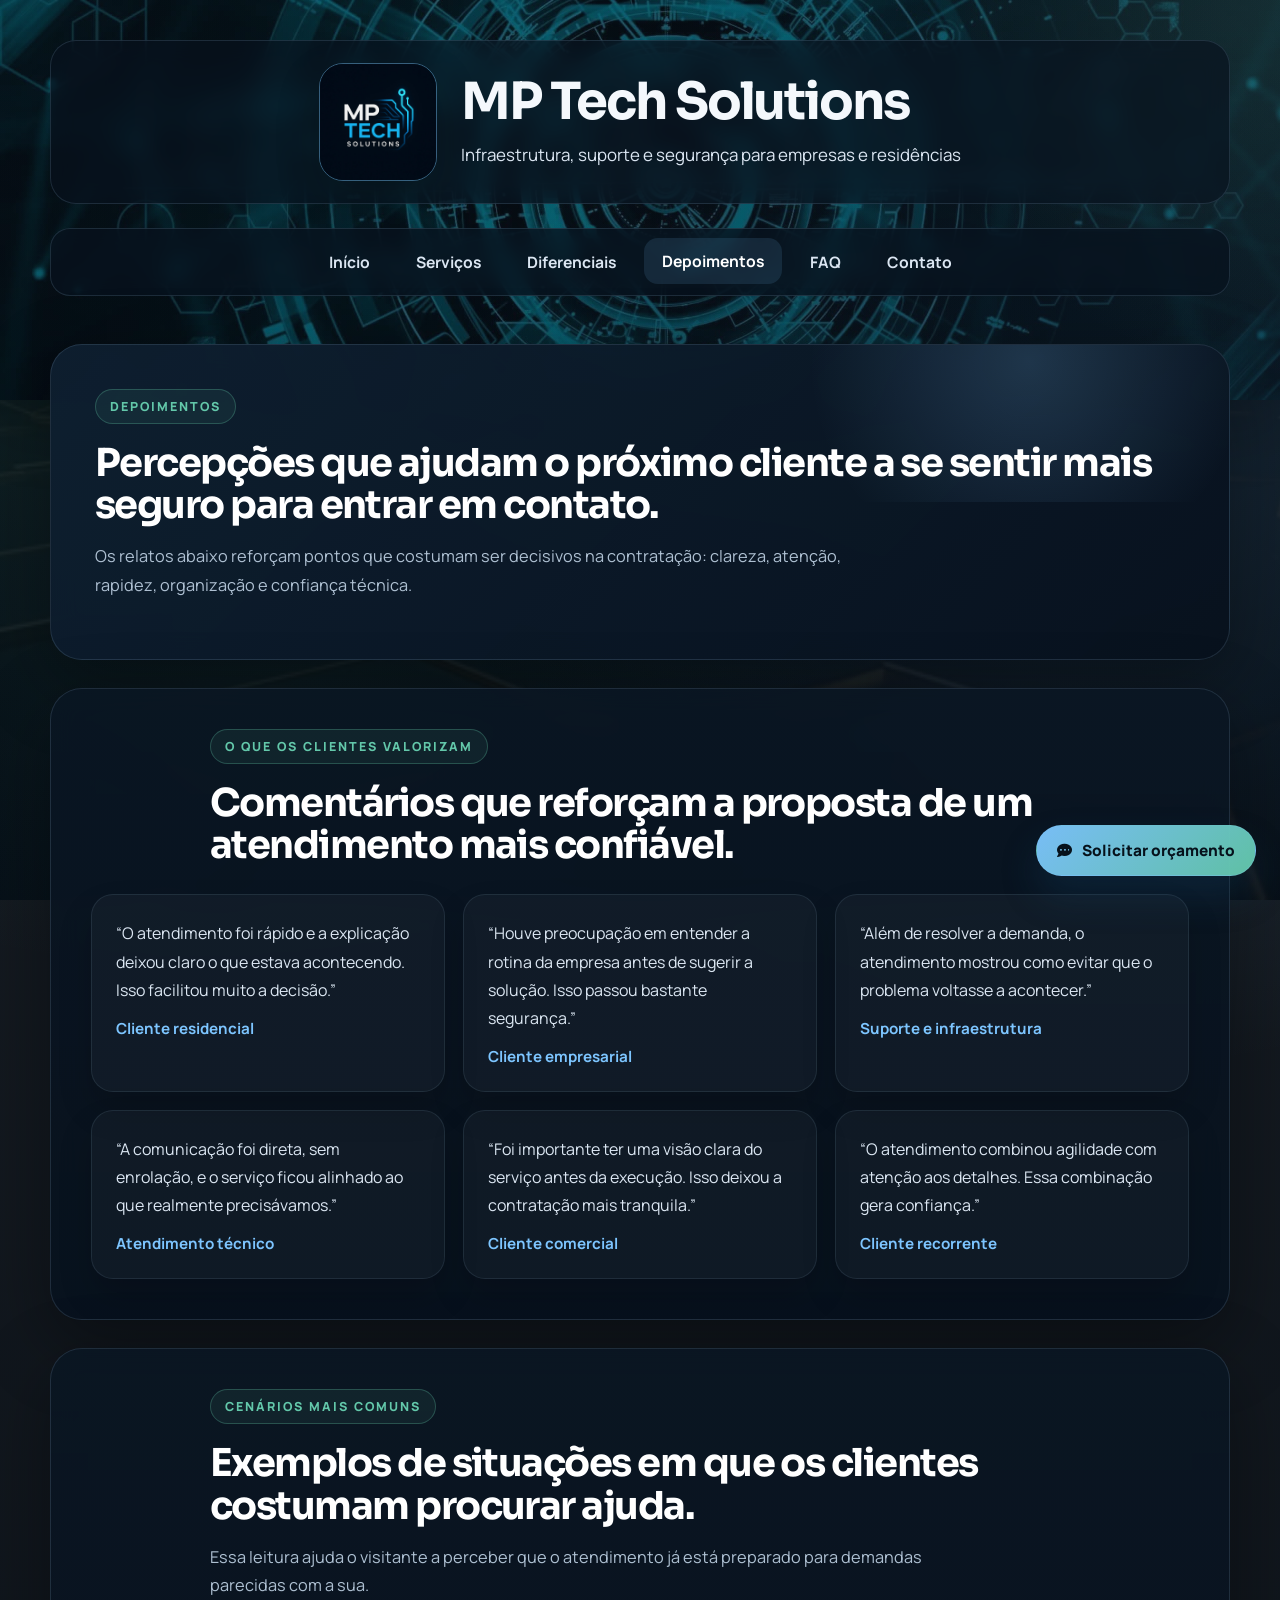
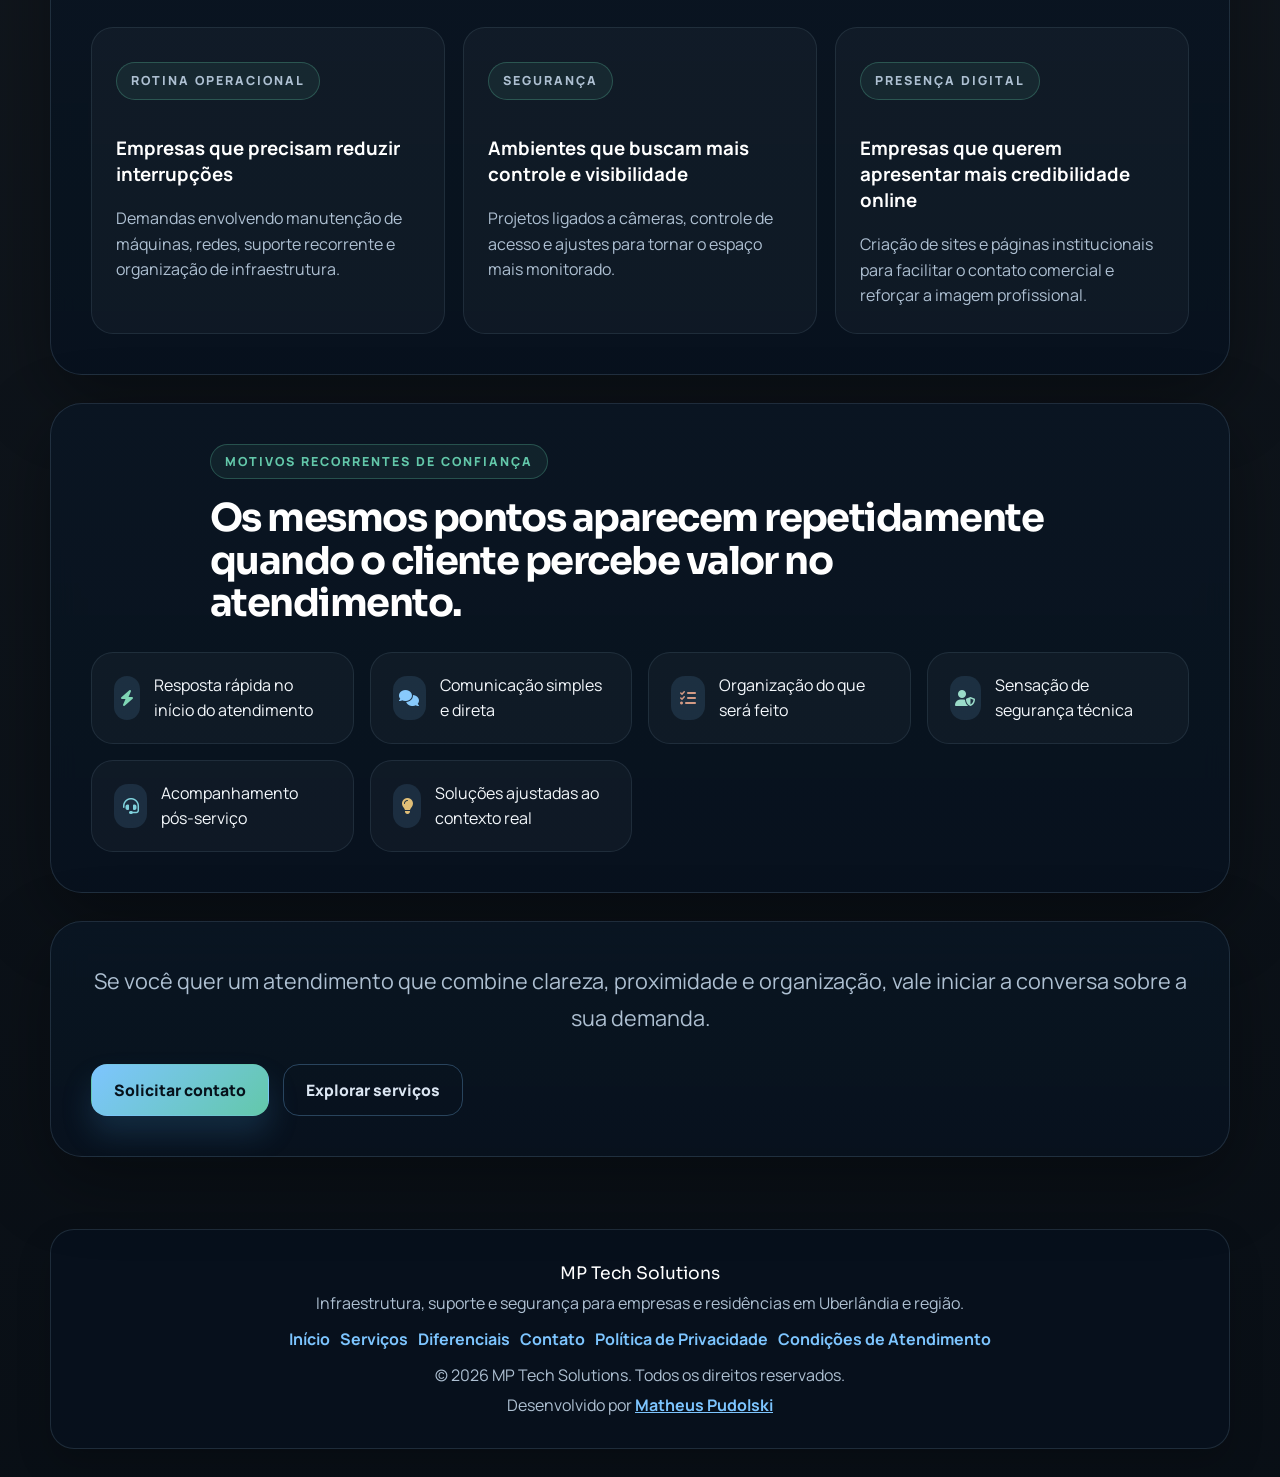
<file: depoimentos.html>
<!DOCTYPE html>
<html lang="pt-BR">
<head>
    <meta charset="UTF-8" />
    <meta name="viewport" content="width=device-width, initial-scale=1.0" />
    <title>Depoimentos | MP Tech Solutions</title>
    <meta name="description" content="Veja os depoimentos e percepções mais valorizadas no atendimento da MP Tech Solutions, além de exemplos de cenários atendidos." />
    <link rel="stylesheet" href="style.css" />
    <link rel="stylesheet" href="https://cdnjs.cloudflare.com/ajax/libs/font-awesome/6.5.0/css/all.min.css" />
    <link rel="icon" type="image/jpeg" href="imagens/logo/logomp.jpg" />
</head>
<body>
    <header>
        <div class="header-container">
            <img src="imagens/logo/logomp.jpg" alt="Logo da MP Tech Solutions" class="logo" />
            <div class="header-texto">
                <h1>MP Tech Solutions</h1>
                <p class="subtitulo">Infraestrutura, suporte e segurança para empresas e residências</p>
            </div>
        </div>
        <button class="menu-toggle" id="menuToggle" aria-label="Abrir menu"><i class="fas fa-bars"></i></button>
        <nav class="menu-central" id="menuCentral" aria-label="Menu principal">
            <a href="index.html">Início</a>
            <a href="servicos.html">Serviços</a>
            <a href="diferenciais.html">Diferenciais</a>
            <a href="depoimentos.html">Depoimentos</a>
            <a href="faq.html">FAQ</a>
            <a href="contato.html">Contato</a>
        </nav>
    </header>

    <main>
        <section class="page-hero">
            <p class="eyebrow">DEPOIMENTOS</p>
            <h2 class="page-title">Percepções que ajudam o próximo cliente a se sentir mais seguro para entrar em contato.</h2>
            <p class="page-description">Os relatos abaixo reforçam pontos que costumam ser decisivos na contratação: clareza, atenção, rapidez, organização e confiança técnica.</p>
        </section>

        <section>
            <div class="secao-header">
                <p class="eyebrow">O QUE OS CLIENTES VALORIZAM</p>
                <h2 class="titulo-diferenciais">Comentários que reforçam a proposta de um atendimento mais confiável.</h2>
            </div>
            <div class="testimonial-grid">
                <article class="depoimento">
                    <p>“O atendimento foi rápido e a explicação deixou claro o que estava acontecendo. Isso facilitou muito a decisão.”</p>
                    <span>Cliente residencial</span>
                </article>
                <article class="depoimento">
                    <p>“Houve preocupação em entender a rotina da empresa antes de sugerir a solução. Isso passou bastante segurança.”</p>
                    <span>Cliente empresarial</span>
                </article>
                <article class="depoimento">
                    <p>“Além de resolver a demanda, o atendimento mostrou como evitar que o problema voltasse a acontecer.”</p>
                    <span>Suporte e infraestrutura</span>
                </article>
                <article class="depoimento">
                    <p>“A comunicação foi direta, sem enrolação, e o serviço ficou alinhado ao que realmente precisávamos.”</p>
                    <span>Atendimento técnico</span>
                </article>
                <article class="depoimento">
                    <p>“Foi importante ter uma visão clara do serviço antes da execução. Isso deixou a contratação mais tranquila.”</p>
                    <span>Cliente comercial</span>
                </article>
                <article class="depoimento">
                    <p>“O atendimento combinou agilidade com atenção aos detalhes. Essa combinação gera confiança.”</p>
                    <span>Cliente recorrente</span>
                </article>
            </div>
        </section>

        <section>
            <div class="secao-header">
                <p class="eyebrow">CENÁRIOS MAIS COMUNS</p>
                <h2 class="titulo-servicos">Exemplos de situações em que os clientes costumam procurar ajuda.</h2>
                <p class="secao-descricao">Essa leitura ajuda o visitante a perceber que o atendimento já está preparado para demandas parecidas com a sua.</p>
            </div>
            <div class="case-grid">
                <article class="case-card">
                    <p class="case-label">ROTINA OPERACIONAL</p>
                    <h3>Empresas que precisam reduzir interrupções</h3>
                    <p>Demandas envolvendo manutenção de máquinas, redes, suporte recorrente e organização de infraestrutura.</p>
                </article>
                <article class="case-card">
                    <p class="case-label">SEGURANÇA</p>
                    <h3>Ambientes que buscam mais controle e visibilidade</h3>
                    <p>Projetos ligados a câmeras, controle de acesso e ajustes para tornar o espaço mais monitorado.</p>
                </article>
                <article class="case-card">
                    <p class="case-label">PRESENÇA DIGITAL</p>
                    <h3>Empresas que querem apresentar mais credibilidade online</h3>
                    <p>Criação de sites e páginas institucionais para facilitar o contato comercial e reforçar a imagem profissional.</p>
                </article>
            </div>
        </section>

        <section>
            <div class="secao-header">
                <p class="eyebrow">MOTIVOS RECORRENTES DE CONFIANÇA</p>
                <h2 class="titulo-diferenciais">Os mesmos pontos aparecem repetidamente quando o cliente percebe valor no atendimento.</h2>
            </div>
            <ul class="diferenciais-lista">
                <li><i class="fas fa-bolt accent-green" aria-hidden="true"></i> Resposta rápida no início do atendimento</li>
                <li><i class="fas fa-comments accent-blue" aria-hidden="true"></i> Comunicação simples e direta</li>
                <li><i class="fas fa-list-check accent-pink" aria-hidden="true"></i> Organização do que será feito</li>
                <li><i class="fas fa-user-shield accent-mint" aria-hidden="true"></i> Sensação de segurança técnica</li>
                <li><i class="fas fa-headset accent-cyan" aria-hidden="true"></i> Acompanhamento pós-serviço</li>
                <li><i class="fas fa-lightbulb accent-yellow" aria-hidden="true"></i> Soluções ajustadas ao contexto real</li>
            </ul>
        </section>

        <section class="cta-final">
            <p class="cta-text">Se você quer um atendimento que combine clareza, proximidade e organização, vale iniciar a conversa sobre a sua demanda.</p>
            <div class="page-actions">
                <a href="contato.html" class="cta-link">Solicitar contato</a>
                <a href="servicos.html" class="cta-link secondary">Explorar serviços</a>
            </div>
        </section>

        <button id="btnOrcamento" class="btn-flutuante" aria-label="Solicitar orçamento"><i class="fas fa-comment-dots" aria-hidden="true"></i><span>Solicitar orçamento</span></button>

        <div id="formModal" class="modal" role="dialog" aria-modal="true" aria-labelledby="modalTitle" style="display:none;">
            <div class="modal-content">
                <span class="close" tabindex="0" aria-label="Fechar" role="button">&times;</span>
                <h2 id="modalTitle">Solicitar orçamento</h2>
                <form id="orcamentoForm" autocomplete="off">
                    <label for="nome">Nome</label>
                    <input type="text" id="nome" required autocomplete="off" />
                    <label for="contato">Meio de contato</label>
                    <input type="text" id="contato" required placeholder="E-mail ou telefone" autocomplete="off" />
                    <label for="servico">Serviço desejado</label>
                    <select id="servico" required>
                        <option value="" disabled selected>Selecione um serviço</option>
                        <option value="Assistência técnica para celulares">Assistência técnica para celulares</option>
                        <option value="Manutenção de computadores e notebooks">Manutenção de computadores e notebooks</option>
                        <option value="Assistência técnica para videogames">Assistência técnica para videogames</option>
                        <option value="Instalação e manutenção de câmeras CFTV">Instalação e manutenção de câmeras CFTV</option>
                        <option value="Infraestrutura de redes e cabeamento">Infraestrutura de redes e cabeamento</option>
                        <option value="Suporte técnico para empresas">Suporte técnico para empresas</option>
                        <option value="Controle de acesso">Controle de acesso</option>
                        <option value="Aluguel de celulares e computadores">Aluguel de celulares e computadores</option>
                        <option value="Backup e configuração de servidores">Backup e configuração de servidores</option>
                        <option value="Manutenção de impressoras">Manutenção de impressoras</option>
                        <option value="Consultoria em TI">Consultoria em TI</option>
                        <option value="Criação de intranet corporativa">Criação de intranet corporativa</option>
                        <option value="Criação de sites personalizados">Criação de sites personalizados</option>
                        <option value="Sites e sistemas comerciais">Sites e sistemas comerciais</option>
                    </select>
                    <label for="canal">Canal de envio</label>
                    <select id="canal">
                        <option value="whatsapp" selected>WhatsApp</option>
                        <option value="email">E-mail</option>
                    </select>
                    <label for="detalhes">Informações adicionais</label>
                    <textarea id="detalhes" rows="4" required autocomplete="off"></textarea>
                    <button type="submit">Enviar via WhatsApp</button>
                </form>
            </div>
        </div>
    </main>

    <footer>
        <div class="footer-container">
            <p class="footer-title">MP Tech Solutions</p>
            <p>Infraestrutura, suporte e segurança para empresas e residências em Uberlândia e região.</p>
            <nav class="footer-menu" aria-label="Links rápidos">
                <a href="index.html">Início</a>
                <a href="servicos.html">Serviços</a>
                <a href="diferenciais.html">Diferenciais</a>
                <a href="contato.html">Contato</a>
                <a href="politica-privacidade.html">Política de Privacidade</a>
                <a href="condicoes-atendimento.html">Condições de Atendimento</a>
            </nav>
            <p>&copy; <span class="current-year">2026</span> MP Tech Solutions. Todos os direitos reservados.</p>
            <p>Desenvolvido por <a href="https://www.linkedin.com/in/matheus-de-almeida-silva-721907242/" target="_blank" rel="noopener noreferrer" class="credit-link">Matheus Pudolski</a></p>
        </div>
    </footer>

    <script src="script.js"></script>
</body>
</html>
</file>
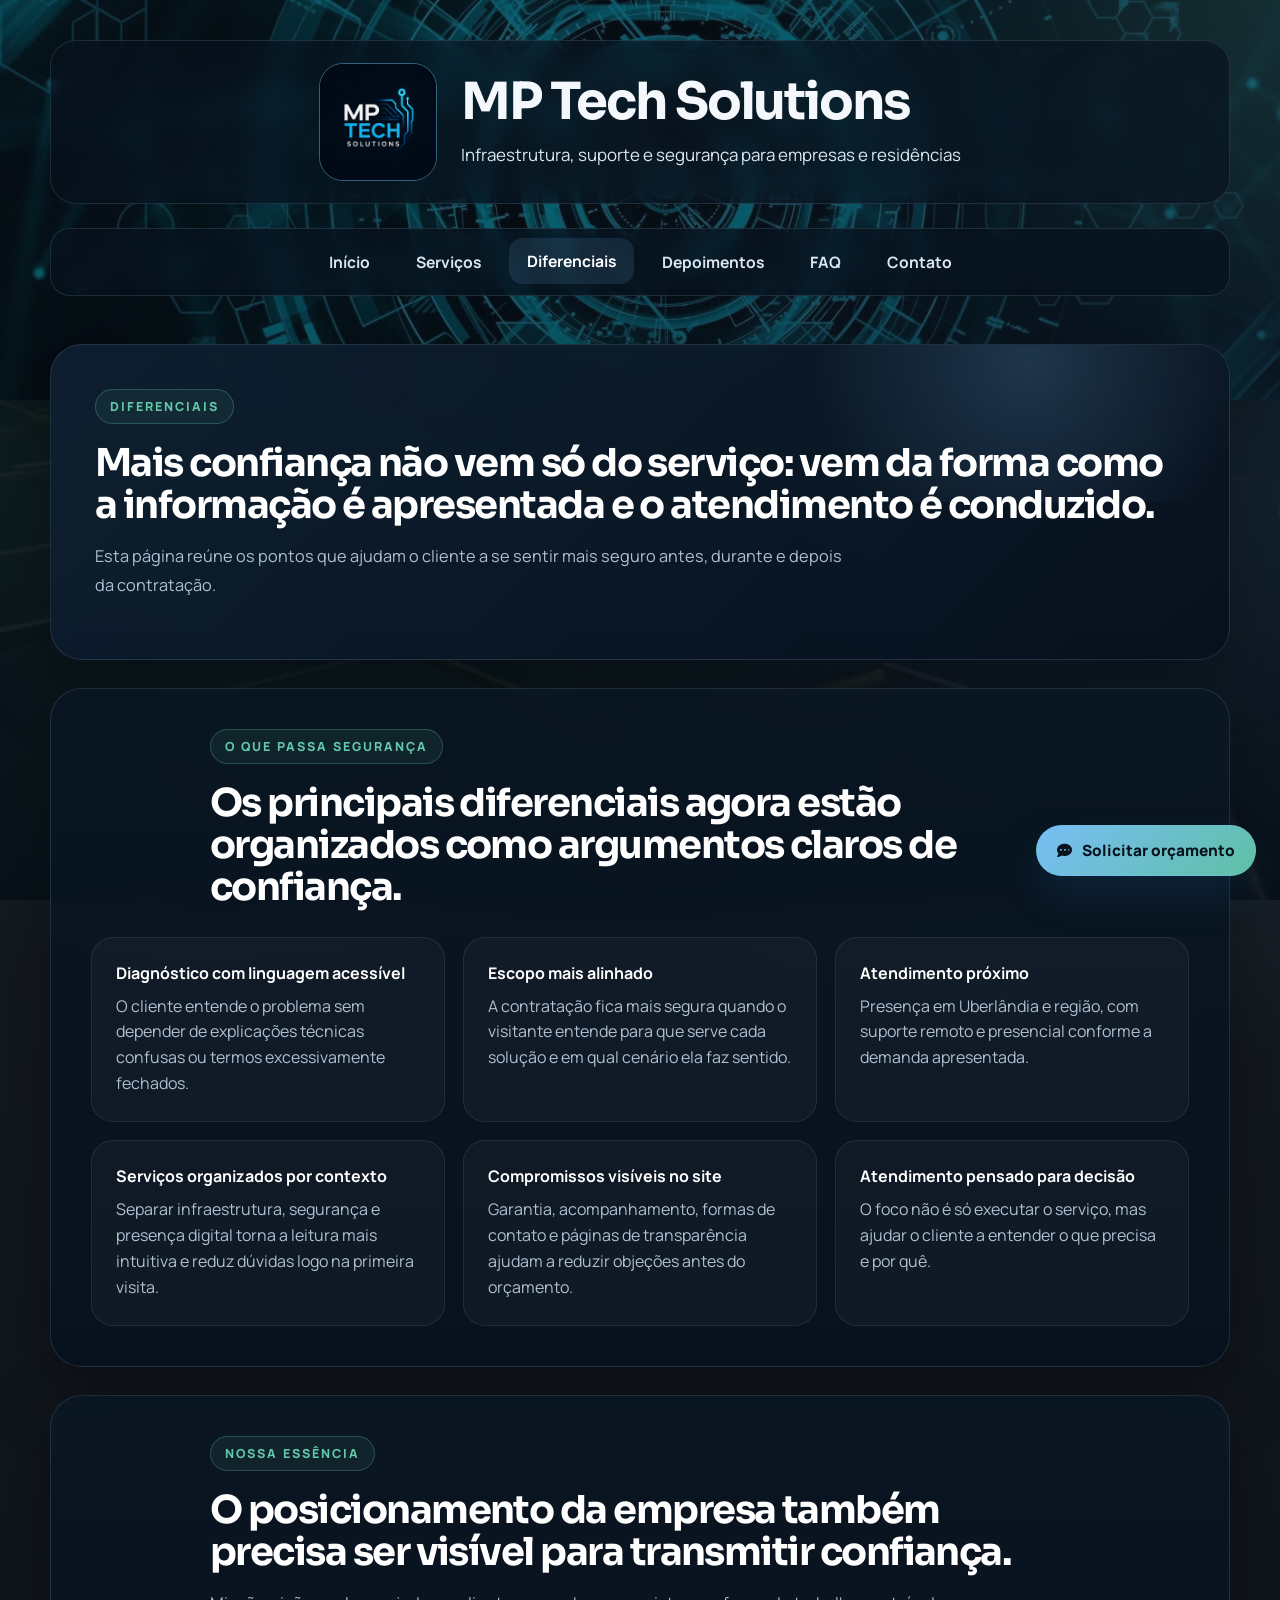
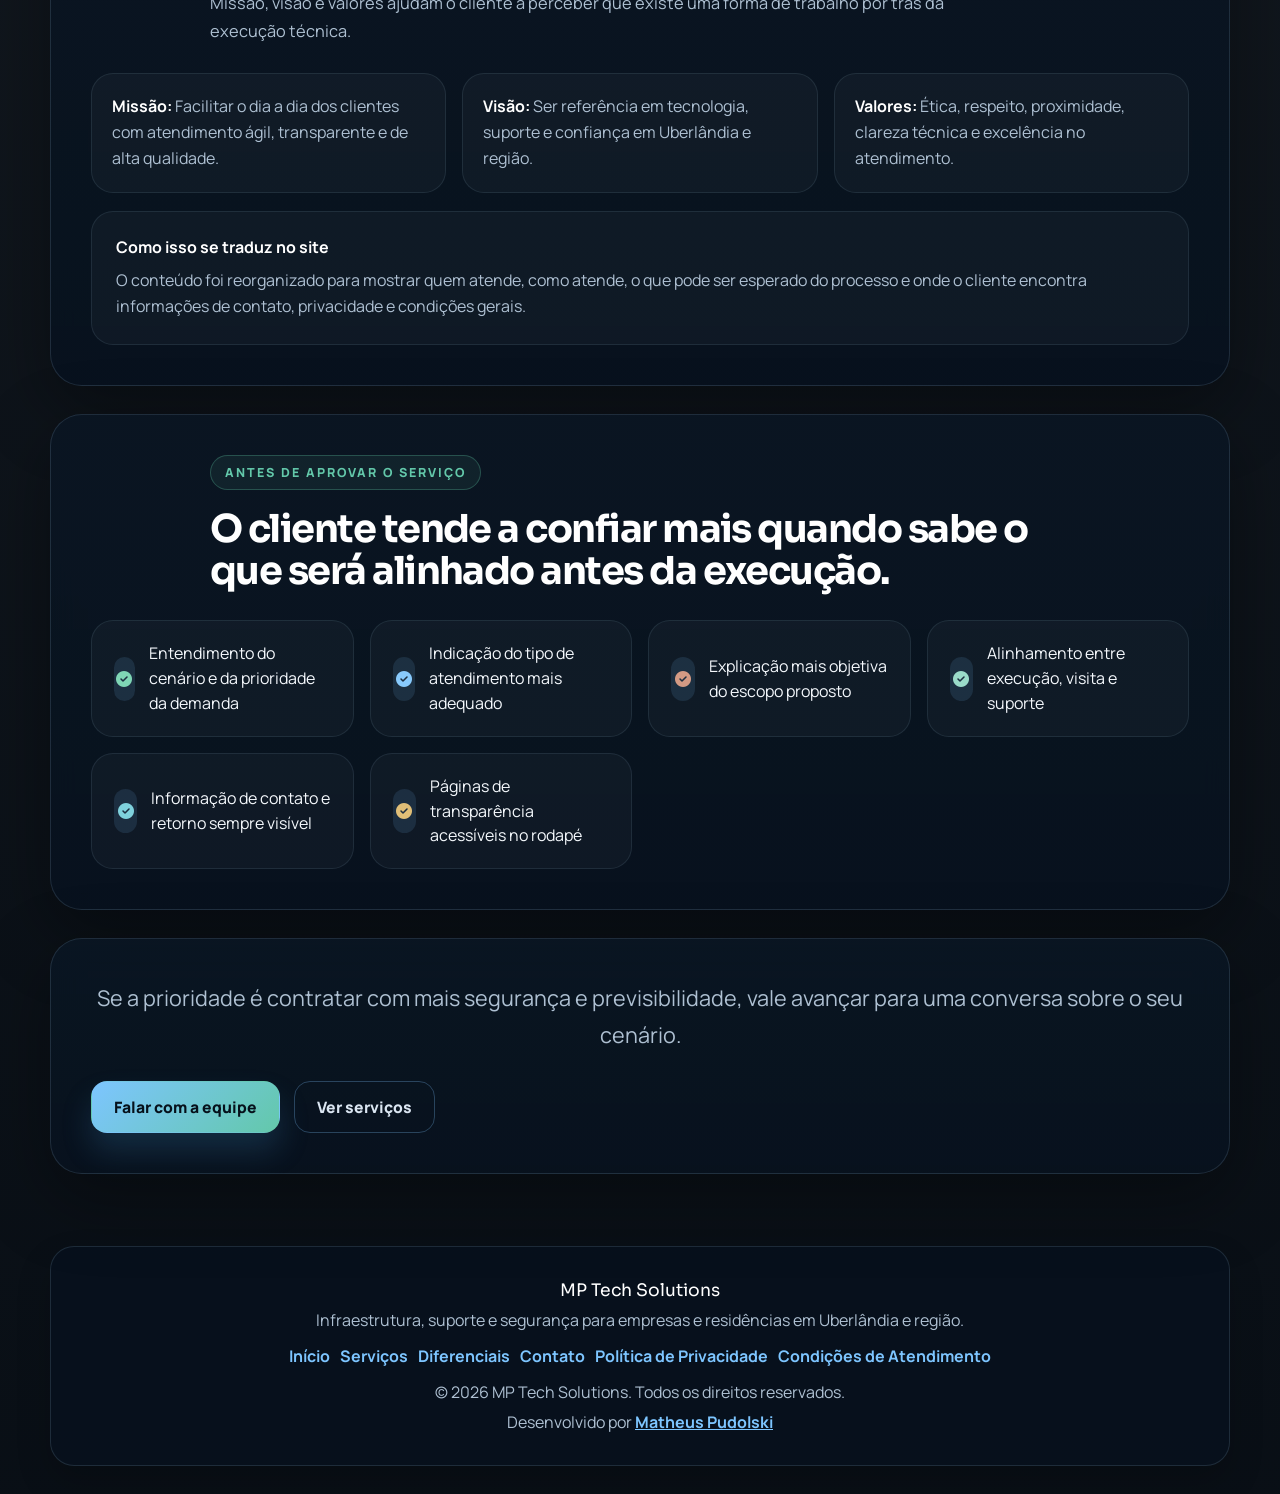
<file: diferenciais.html>
<!DOCTYPE html>
<html lang="pt-BR">
<head>
    <meta charset="UTF-8" />
    <meta name="viewport" content="width=device-width, initial-scale=1.0" />
    <title>Diferenciais | MP Tech Solutions</title>
    <meta name="description" content="Entenda os diferenciais da MP Tech Solutions e como o atendimento foi organizado para gerar mais confiança, clareza e tranquilidade para empresas e residências." />
    <link rel="stylesheet" href="style.css" />
    <link rel="stylesheet" href="https://cdnjs.cloudflare.com/ajax/libs/font-awesome/6.5.0/css/all.min.css" />
    <link rel="icon" type="image/jpeg" href="imagens/logo/logomp.jpg" />
</head>
<body>
    <header>
        <div class="header-container">
            <img src="imagens/logo/logomp.jpg" alt="Logo da MP Tech Solutions" class="logo" />
            <div class="header-texto">
                <h1>MP Tech Solutions</h1>
                <p class="subtitulo">Infraestrutura, suporte e segurança para empresas e residências</p>
            </div>
        </div>
        <button class="menu-toggle" id="menuToggle" aria-label="Abrir menu"><i class="fas fa-bars"></i></button>
        <nav class="menu-central" id="menuCentral" aria-label="Menu principal">
            <a href="index.html">Início</a>
            <a href="servicos.html">Serviços</a>
            <a href="diferenciais.html">Diferenciais</a>
            <a href="depoimentos.html">Depoimentos</a>
            <a href="faq.html">FAQ</a>
            <a href="contato.html">Contato</a>
        </nav>
    </header>

    <main>
        <section class="page-hero">
            <p class="eyebrow">DIFERENCIAIS</p>
            <h2 class="page-title">Mais confiança não vem só do serviço: vem da forma como a informação é apresentada e o atendimento é conduzido.</h2>
            <p class="page-description">Esta página reúne os pontos que ajudam o cliente a se sentir mais seguro antes, durante e depois da contratação.</p>
        </section>

        <section>
            <div class="secao-header">
                <p class="eyebrow">O QUE PASSA SEGURANÇA</p>
                <h2 class="titulo-diferenciais">Os principais diferenciais agora estão organizados como argumentos claros de confiança.</h2>
            </div>
            <div class="info-grid">
                <article class="info-card">
                    <strong>Diagnóstico com linguagem acessível</strong>
                    <p>O cliente entende o problema sem depender de explicações técnicas confusas ou termos excessivamente fechados.</p>
                </article>
                <article class="info-card">
                    <strong>Escopo mais alinhado</strong>
                    <p>A contratação fica mais segura quando o visitante entende para que serve cada solução e em qual cenário ela faz sentido.</p>
                </article>
                <article class="info-card">
                    <strong>Atendimento próximo</strong>
                    <p>Presença em Uberlândia e região, com suporte remoto e presencial conforme a demanda apresentada.</p>
                </article>
                <article class="info-card">
                    <strong>Serviços organizados por contexto</strong>
                    <p>Separar infraestrutura, segurança e presença digital torna a leitura mais intuitiva e reduz dúvidas logo na primeira visita.</p>
                </article>
                <article class="info-card">
                    <strong>Compromissos visíveis no site</strong>
                    <p>Garantia, acompanhamento, formas de contato e páginas de transparência ajudam a reduzir objeções antes do orçamento.</p>
                </article>
                <article class="info-card">
                    <strong>Atendimento pensado para decisão</strong>
                    <p>O foco não é só executar o serviço, mas ajudar o cliente a entender o que precisa e por quê.</p>
                </article>
            </div>
        </section>

        <section>
            <div class="secao-header">
                <p class="eyebrow">NOSSA ESSÊNCIA</p>
                <h2 class="titulo-servicos">O posicionamento da empresa também precisa ser visível para transmitir confiança.</h2>
                <p class="secao-descricao">Missão, visão e valores ajudam o cliente a perceber que existe uma forma de trabalho por trás da execução técnica.</p>
            </div>
            <div class="institucional-info">
                <p><b>Missão:</b> Facilitar o dia a dia dos clientes com atendimento ágil, transparente e de alta qualidade.</p>
                <p><b>Visão:</b> Ser referência em tecnologia, suporte e confiança em Uberlândia e região.</p>
                <p><b>Valores:</b> Ética, respeito, proximidade, clareza técnica e excelência no atendimento.</p>
            </div>
            <div class="note-card">
                <strong>Como isso se traduz no site</strong>
                <p>O conteúdo foi reorganizado para mostrar quem atende, como atende, o que pode ser esperado do processo e onde o cliente encontra informações de contato, privacidade e condições gerais.</p>
            </div>
        </section>

        <section>
            <div class="secao-header">
                <p class="eyebrow">ANTES DE APROVAR O SERVIÇO</p>
                <h2 class="titulo-diferenciais">O cliente tende a confiar mais quando sabe o que será alinhado antes da execução.</h2>
            </div>
            <ul class="diferenciais-lista">
                <li><i class="fas fa-circle-check accent-green" aria-hidden="true"></i> Entendimento do cenário e da prioridade da demanda</li>
                <li><i class="fas fa-circle-check accent-blue" aria-hidden="true"></i> Indicação do tipo de atendimento mais adequado</li>
                <li><i class="fas fa-circle-check accent-pink" aria-hidden="true"></i> Explicação mais objetiva do escopo proposto</li>
                <li><i class="fas fa-circle-check accent-mint" aria-hidden="true"></i> Alinhamento entre execução, visita e suporte</li>
                <li><i class="fas fa-circle-check accent-cyan" aria-hidden="true"></i> Informação de contato e retorno sempre visível</li>
                <li><i class="fas fa-circle-check accent-yellow" aria-hidden="true"></i> Páginas de transparência acessíveis no rodapé</li>
            </ul>
        </section>

        <section class="cta-final">
            <p class="cta-text">Se a prioridade é contratar com mais segurança e previsibilidade, vale avançar para uma conversa sobre o seu cenário.</p>
            <div class="page-actions">
                <a href="contato.html" class="cta-link">Falar com a equipe</a>
                <a href="servicos.html" class="cta-link secondary">Ver serviços</a>
            </div>
        </section>

        <button id="btnOrcamento" class="btn-flutuante" aria-label="Solicitar orçamento"><i class="fas fa-comment-dots" aria-hidden="true"></i><span>Solicitar orçamento</span></button>

        <div id="formModal" class="modal" role="dialog" aria-modal="true" aria-labelledby="modalTitle" style="display:none;">
            <div class="modal-content">
                <span class="close" tabindex="0" aria-label="Fechar" role="button">&times;</span>
                <h2 id="modalTitle">Solicitar orçamento</h2>
                <form id="orcamentoForm" autocomplete="off">
                    <label for="nome">Nome</label>
                    <input type="text" id="nome" required autocomplete="off" />
                    <label for="contato">Meio de contato</label>
                    <input type="text" id="contato" required placeholder="E-mail ou telefone" autocomplete="off" />
                    <label for="servico">Serviço desejado</label>
                    <select id="servico" required>
                        <option value="" disabled selected>Selecione um serviço</option>
                        <option value="Assistência técnica para celulares">Assistência técnica para celulares</option>
                        <option value="Manutenção de computadores e notebooks">Manutenção de computadores e notebooks</option>
                        <option value="Assistência técnica para videogames">Assistência técnica para videogames</option>
                        <option value="Instalação e manutenção de câmeras CFTV">Instalação e manutenção de câmeras CFTV</option>
                        <option value="Infraestrutura de redes e cabeamento">Infraestrutura de redes e cabeamento</option>
                        <option value="Suporte técnico para empresas">Suporte técnico para empresas</option>
                        <option value="Controle de acesso">Controle de acesso</option>
                        <option value="Aluguel de celulares e computadores">Aluguel de celulares e computadores</option>
                        <option value="Backup e configuração de servidores">Backup e configuração de servidores</option>
                        <option value="Manutenção de impressoras">Manutenção de impressoras</option>
                        <option value="Consultoria em TI">Consultoria em TI</option>
                        <option value="Criação de intranet corporativa">Criação de intranet corporativa</option>
                        <option value="Criação de sites personalizados">Criação de sites personalizados</option>
                        <option value="Sites e sistemas comerciais">Sites e sistemas comerciais</option>
                    </select>
                    <label for="canal">Canal de envio</label>
                    <select id="canal">
                        <option value="whatsapp" selected>WhatsApp</option>
                        <option value="email">E-mail</option>
                    </select>
                    <label for="detalhes">Informações adicionais</label>
                    <textarea id="detalhes" rows="4" required autocomplete="off"></textarea>
                    <button type="submit">Enviar via WhatsApp</button>
                </form>
            </div>
        </div>
    </main>

    <footer>
        <div class="footer-container">
            <p class="footer-title">MP Tech Solutions</p>
            <p>Infraestrutura, suporte e segurança para empresas e residências em Uberlândia e região.</p>
            <nav class="footer-menu" aria-label="Links rápidos">
                <a href="index.html">Início</a>
                <a href="servicos.html">Serviços</a>
                <a href="diferenciais.html">Diferenciais</a>
                <a href="contato.html">Contato</a>
                <a href="politica-privacidade.html">Política de Privacidade</a>
                <a href="condicoes-atendimento.html">Condições de Atendimento</a>
            </nav>
            <p>&copy; <span class="current-year">2026</span> MP Tech Solutions. Todos os direitos reservados.</p>
            <p>Desenvolvido por <a href="https://www.linkedin.com/in/matheus-de-almeida-silva-721907242/" target="_blank" rel="noopener noreferrer" class="credit-link">Matheus Pudolski</a></p>
        </div>
    </footer>

    <script src="script.js"></script>
</body>
</html>
</file>
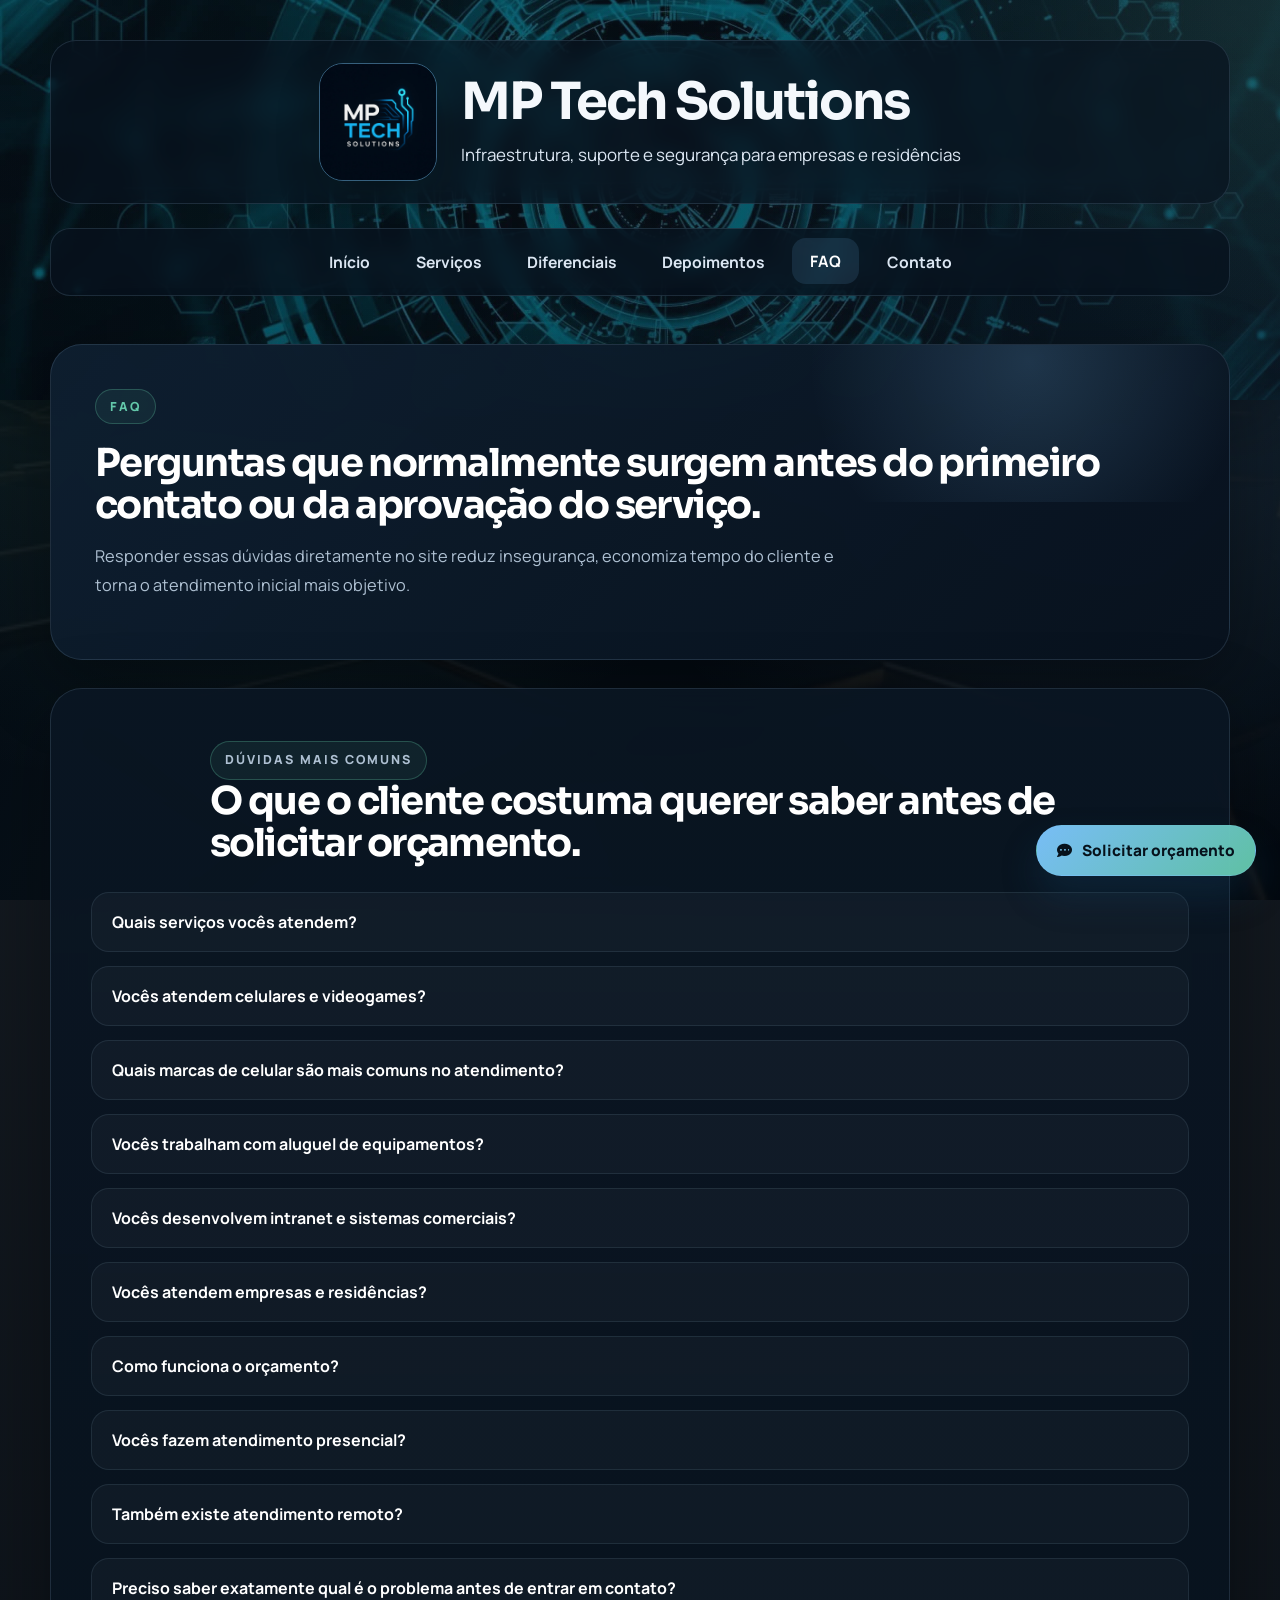
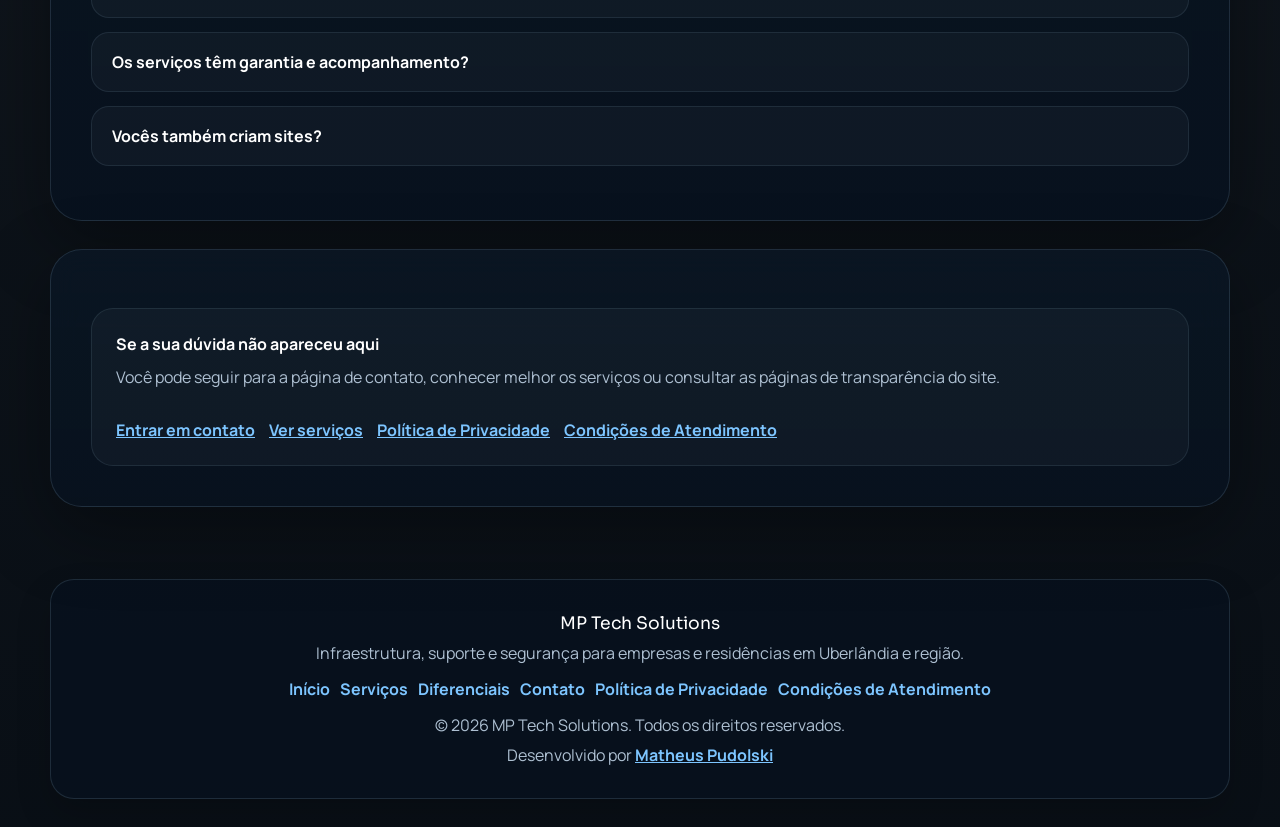
<file: faq.html>
<!DOCTYPE html>
<html lang="pt-BR">
<head>
    <meta charset="UTF-8" />
    <meta name="viewport" content="width=device-width, initial-scale=1.0" />
    <title>FAQ | MP Tech Solutions</title>
    <meta name="description" content="Perguntas frequentes sobre os serviços, orçamento, atendimento presencial e remoto, garantia e forma de contato da MP Tech Solutions." />
    <link rel="stylesheet" href="style.css" />
    <link rel="stylesheet" href="https://cdnjs.cloudflare.com/ajax/libs/font-awesome/6.5.0/css/all.min.css" />
    <link rel="icon" type="image/jpeg" href="imagens/logo/logomp.jpg" />
</head>
<body>
    <header>
        <div class="header-container">
            <img src="imagens/logo/logomp.jpg" alt="Logo da MP Tech Solutions" class="logo" />
            <div class="header-texto">
                <h1>MP Tech Solutions</h1>
                <p class="subtitulo">Infraestrutura, suporte e segurança para empresas e residências</p>
            </div>
        </div>
        <button class="menu-toggle" id="menuToggle" aria-label="Abrir menu"><i class="fas fa-bars"></i></button>
        <nav class="menu-central" id="menuCentral" aria-label="Menu principal">
            <a href="index.html">Início</a>
            <a href="servicos.html">Serviços</a>
            <a href="diferenciais.html">Diferenciais</a>
            <a href="depoimentos.html">Depoimentos</a>
            <a href="faq.html">FAQ</a>
            <a href="contato.html">Contato</a>
        </nav>
    </header>

    <main>
        <section class="page-hero">
            <p class="eyebrow">FAQ</p>
            <h2 class="page-title">Perguntas que normalmente surgem antes do primeiro contato ou da aprovação do serviço.</h2>
            <p class="page-description">Responder essas dúvidas diretamente no site reduz insegurança, economiza tempo do cliente e torna o atendimento inicial mais objetivo.</p>
        </section>

        <section id="faq">
            <div class="secao-header">
                <p class="eyebrow">DÚVIDAS MAIS COMUNS</p>
                <h2 class="titulo-diferenciais">O que o cliente costuma querer saber antes de solicitar orçamento.</h2>
            </div>
            <details>
                <summary>Quais serviços vocês atendem?</summary>
                <p>Assistência técnica para celulares, computadores e videogames, CFTV, redes, suporte técnico para empresas, controle de acesso, locação de celulares e computadores, impressoras, servidores, consultoria, intranet, sites personalizados e sistemas comerciais.</p>
            </details>
            <details>
                <summary>Vocês atendem celulares e videogames?</summary>
                <p>Sim. A MP Tech Solutions também trabalha com assistência técnica para celulares e videogames, além do atendimento já existente para computadores e notebooks.</p>
            </details>
            <details>
                <summary>Quais marcas de celular são mais comuns no atendimento?</summary>
                <p>Entre as marcas mais comuns estão Samsung, Xiaomi, iPhone, Motorola e outros modelos similares, sempre conforme avaliação do aparelho e da necessidade apresentada.</p>
            </details>
            <details>
                <summary>Vocês trabalham com aluguel de equipamentos?</summary>
                <p>Sim. Há aluguel de celulares e computadores para necessidades temporárias, contingência e apoio operacional.</p>
            </details>
            <details>
                <summary>Vocês desenvolvem intranet e sistemas comerciais?</summary>
                <p>Sim. Além de sites personalizados, o site agora também apresenta criação de intranet corporativa e soluções em sites e sistemas comerciais.</p>
            </details>
            <details>
                <summary>Vocês atendem empresas e residências?</summary>
                <p>Sim. O atendimento é adaptado ao tipo de ambiente e à necessidade apresentada pelo cliente.</p>
            </details>
            <details>
                <summary>Como funciona o orçamento?</summary>
                <p>O contato inicial serve para entender a demanda, organizar o cenário e indicar a melhor forma de atendimento antes da execução.</p>
            </details>
            <details>
                <summary>Vocês fazem atendimento presencial?</summary>
                <p>Sim. O atendimento presencial pode ser alinhado conforme a necessidade, região e tipo de serviço.</p>
            </details>
            <details>
                <summary>Também existe atendimento remoto?</summary>
                <p>Sim. Quando o cenário permite, o suporte remoto pode agilizar o atendimento e a orientação inicial.</p>
            </details>
            <details>
                <summary>Preciso saber exatamente qual é o problema antes de entrar em contato?</summary>
                <p>Não. Parte do atendimento inicial é justamente entender o contexto e ajudar a organizar a demanda do cliente.</p>
            </details>
            <details>
                <summary>Os serviços têm garantia e acompanhamento?</summary>
                <p>O site comunica garantia nos serviços e suporte pós-serviço, sempre alinhados conforme o escopo definido para cada atendimento.</p>
            </details>
            <details>
                <summary>Vocês também criam sites?</summary>
                <p>Sim. O atendimento inclui criação de sites institucionais e páginas personalizadas para empresas que precisam melhorar a presença digital.</p>
            </details>
        </section>

        <section>
            <div class="note-card">
                <strong>Se a sua dúvida não apareceu aqui</strong>
                <p>Você pode seguir para a página de contato, conhecer melhor os serviços ou consultar as páginas de transparência do site.</p>
                <div class="inline-link-group">
                    <a class="text-link" href="contato.html">Entrar em contato</a>
                    <a class="text-link" href="servicos.html">Ver serviços</a>
                    <a class="text-link" href="politica-privacidade.html">Política de Privacidade</a>
                    <a class="text-link" href="condicoes-atendimento.html">Condições de Atendimento</a>
                </div>
            </div>
        </section>

        <button id="btnOrcamento" class="btn-flutuante" aria-label="Solicitar orçamento"><i class="fas fa-comment-dots" aria-hidden="true"></i><span>Solicitar orçamento</span></button>

        <div id="formModal" class="modal" role="dialog" aria-modal="true" aria-labelledby="modalTitle" style="display:none;">
            <div class="modal-content">
                <span class="close" tabindex="0" aria-label="Fechar" role="button">&times;</span>
                <h2 id="modalTitle">Solicitar orçamento</h2>
                <form id="orcamentoForm" autocomplete="off">
                    <label for="nome">Nome</label>
                    <input type="text" id="nome" required autocomplete="off" />
                    <label for="contato">Meio de contato</label>
                    <input type="text" id="contato" required placeholder="E-mail ou telefone" autocomplete="off" />
                    <label for="servico">Serviço desejado</label>
                    <select id="servico" required>
                        <option value="" disabled selected>Selecione um serviço</option>
                        <option value="Assistência técnica para celulares">Assistência técnica para celulares</option>
                        <option value="Manutenção de computadores e notebooks">Manutenção de computadores e notebooks</option>
                        <option value="Assistência técnica para videogames">Assistência técnica para videogames</option>
                        <option value="Instalação e manutenção de câmeras CFTV">Instalação e manutenção de câmeras CFTV</option>
                        <option value="Infraestrutura de redes e cabeamento">Infraestrutura de redes e cabeamento</option>
                        <option value="Suporte técnico para empresas">Suporte técnico para empresas</option>
                        <option value="Controle de acesso">Controle de acesso</option>
                        <option value="Aluguel de celulares e computadores">Aluguel de celulares e computadores</option>
                        <option value="Backup e configuração de servidores">Backup e configuração de servidores</option>
                        <option value="Manutenção de impressoras">Manutenção de impressoras</option>
                        <option value="Consultoria em TI">Consultoria em TI</option>
                        <option value="Criação de intranet corporativa">Criação de intranet corporativa</option>
                        <option value="Criação de sites personalizados">Criação de sites personalizados</option>
                        <option value="Sites e sistemas comerciais">Sites e sistemas comerciais</option>
                    </select>
                    <label for="canal">Canal de envio</label>
                    <select id="canal">
                        <option value="whatsapp" selected>WhatsApp</option>
                        <option value="email">E-mail</option>
                    </select>
                    <label for="detalhes">Informações adicionais</label>
                    <textarea id="detalhes" rows="4" required autocomplete="off"></textarea>
                    <button type="submit">Enviar via WhatsApp</button>
                </form>
            </div>
        </div>
    </main>

    <footer>
        <div class="footer-container">
            <p class="footer-title">MP Tech Solutions</p>
            <p>Infraestrutura, suporte e segurança para empresas e residências em Uberlândia e região.</p>
            <nav class="footer-menu" aria-label="Links rápidos">
                <a href="index.html">Início</a>
                <a href="servicos.html">Serviços</a>
                <a href="diferenciais.html">Diferenciais</a>
                <a href="contato.html">Contato</a>
                <a href="politica-privacidade.html">Política de Privacidade</a>
                <a href="condicoes-atendimento.html">Condições de Atendimento</a>
            </nav>
            <p>&copy; <span class="current-year">2026</span> MP Tech Solutions. Todos os direitos reservados.</p>
            <p>Desenvolvido por <a href="https://www.linkedin.com/in/matheus-de-almeida-silva-721907242/" target="_blank" rel="noopener noreferrer" class="credit-link">Matheus Pudolski</a></p>
        </div>
    </footer>

    <script src="script.js"></script>
</body>
</html>
</file>
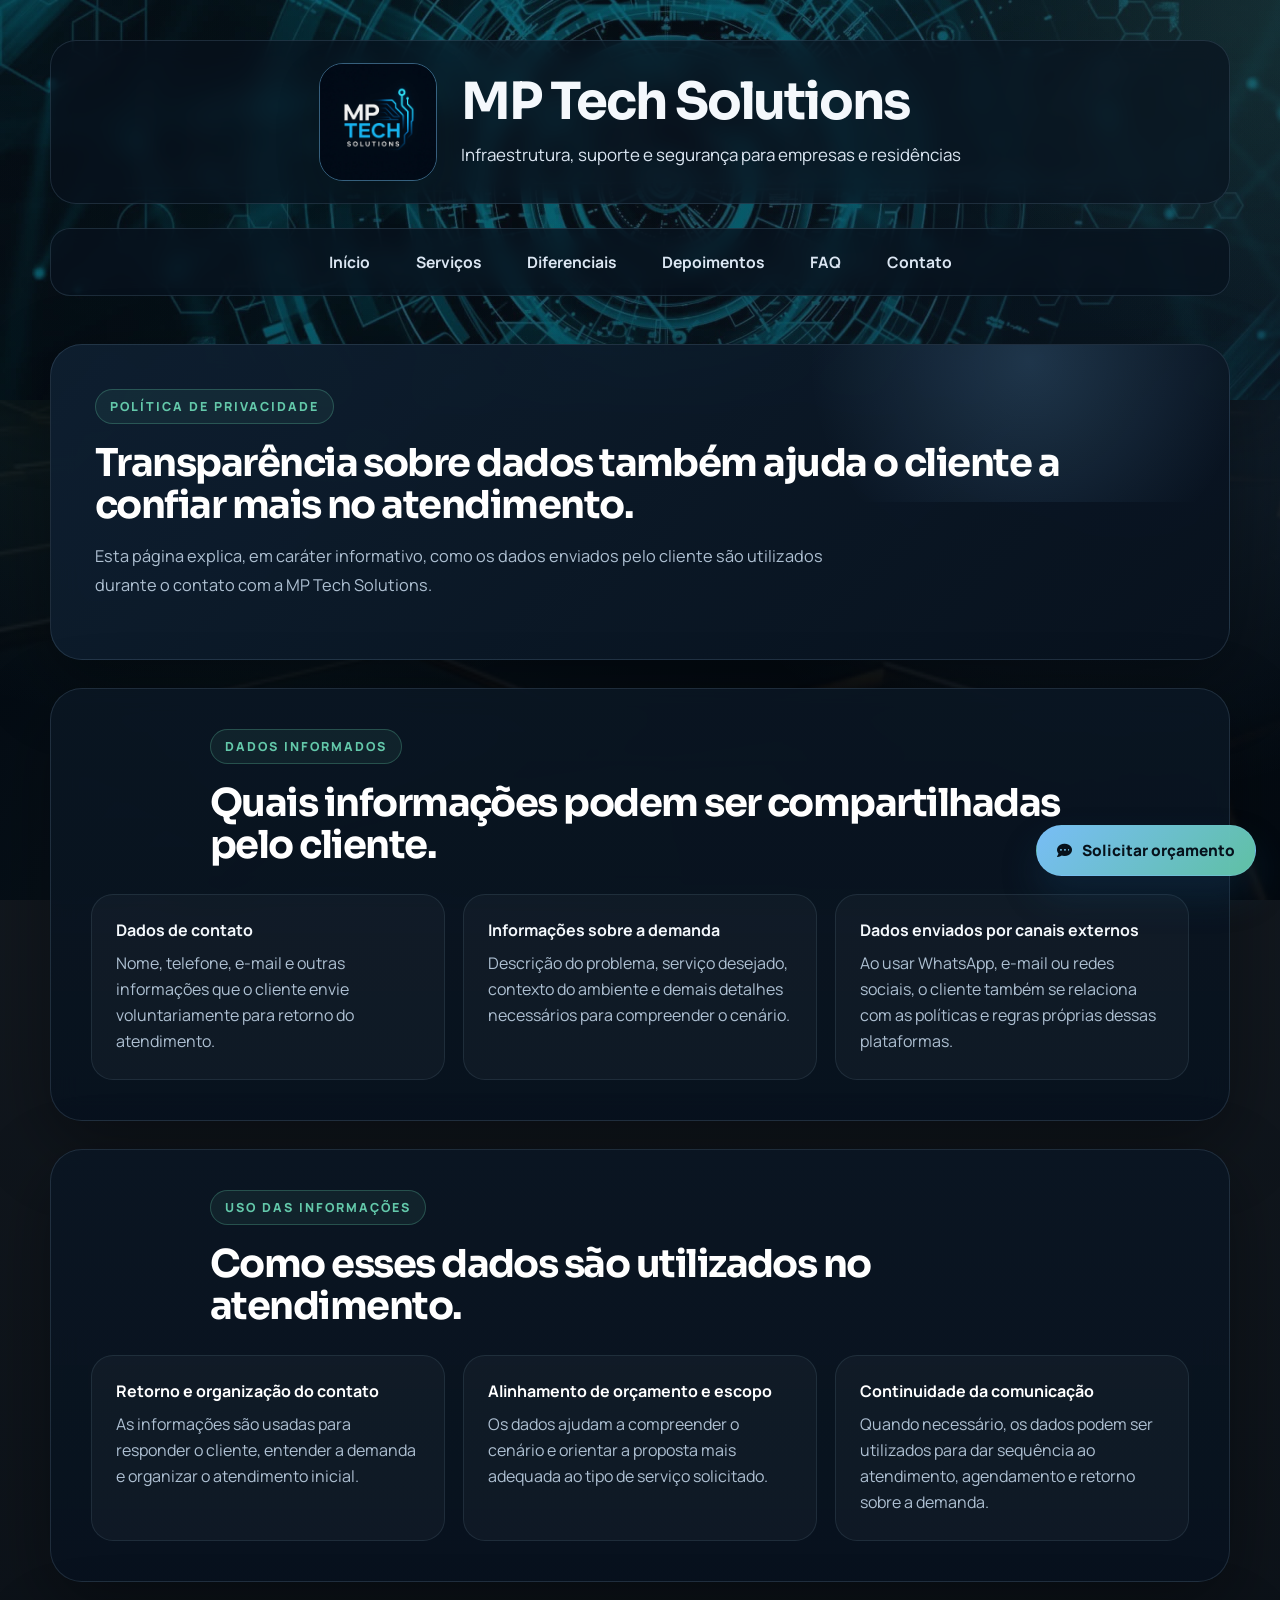
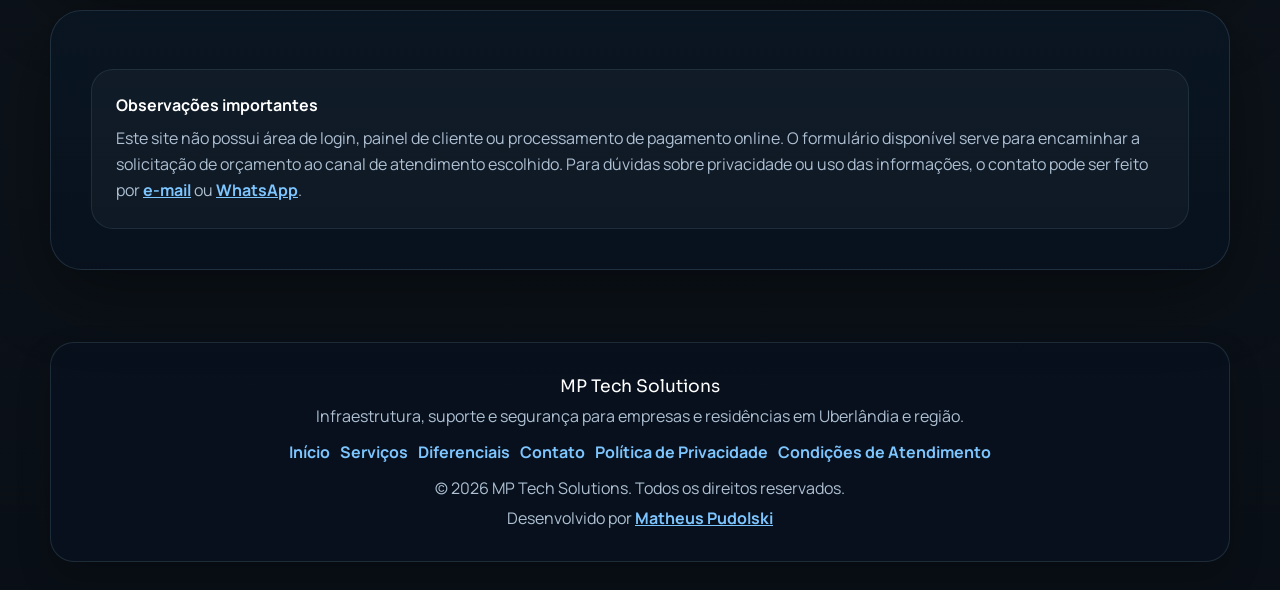
<file: politica-privacidade.html>
<!DOCTYPE html>
<html lang="pt-BR">
<head>
    <meta charset="UTF-8" />
    <meta name="viewport" content="width=device-width, initial-scale=1.0" />
    <title>Política de Privacidade | MP Tech Solutions</title>
    <meta name="description" content="Conheça a política de privacidade da MP Tech Solutions e entenda como os dados informados pelo cliente são utilizados no atendimento." />
    <link rel="stylesheet" href="style.css" />
    <link rel="stylesheet" href="https://cdnjs.cloudflare.com/ajax/libs/font-awesome/6.5.0/css/all.min.css" />
    <link rel="icon" type="image/jpeg" href="imagens/logo/logomp.jpg" />
</head>
<body>
    <header>
        <div class="header-container">
            <img src="imagens/logo/logomp.jpg" alt="Logo da MP Tech Solutions" class="logo" />
            <div class="header-texto">
                <h1>MP Tech Solutions</h1>
                <p class="subtitulo">Infraestrutura, suporte e segurança para empresas e residências</p>
            </div>
        </div>
        <button class="menu-toggle" id="menuToggle" aria-label="Abrir menu"><i class="fas fa-bars"></i></button>
        <nav class="menu-central" id="menuCentral" aria-label="Menu principal">
            <a href="index.html">Início</a>
            <a href="servicos.html">Serviços</a>
            <a href="diferenciais.html">Diferenciais</a>
            <a href="depoimentos.html">Depoimentos</a>
            <a href="faq.html">FAQ</a>
            <a href="contato.html">Contato</a>
        </nav>
    </header>

    <main>
        <section class="page-hero">
            <p class="eyebrow">POLÍTICA DE PRIVACIDADE</p>
            <h2 class="page-title">Transparência sobre dados também ajuda o cliente a confiar mais no atendimento.</h2>
            <p class="page-description">Esta página explica, em caráter informativo, como os dados enviados pelo cliente são utilizados durante o contato com a MP Tech Solutions.</p>
        </section>

        <section>
            <div class="secao-header">
                <p class="eyebrow">DADOS INFORMADOS</p>
                <h2 class="titulo-servicos">Quais informações podem ser compartilhadas pelo cliente.</h2>
            </div>
            <div class="policy-grid">
                <article class="policy-card">
                    <strong>Dados de contato</strong>
                    <p>Nome, telefone, e-mail e outras informações que o cliente envie voluntariamente para retorno do atendimento.</p>
                </article>
                <article class="policy-card">
                    <strong>Informações sobre a demanda</strong>
                    <p>Descrição do problema, serviço desejado, contexto do ambiente e demais detalhes necessários para compreender o cenário.</p>
                </article>
                <article class="policy-card">
                    <strong>Dados enviados por canais externos</strong>
                    <p>Ao usar WhatsApp, e-mail ou redes sociais, o cliente também se relaciona com as políticas e regras próprias dessas plataformas.</p>
                </article>
            </div>
        </section>

        <section>
            <div class="secao-header">
                <p class="eyebrow">USO DAS INFORMAÇÕES</p>
                <h2 class="titulo-diferenciais">Como esses dados são utilizados no atendimento.</h2>
            </div>
            <div class="info-grid">
                <article class="info-card">
                    <strong>Retorno e organização do contato</strong>
                    <p>As informações são usadas para responder o cliente, entender a demanda e organizar o atendimento inicial.</p>
                </article>
                <article class="info-card">
                    <strong>Alinhamento de orçamento e escopo</strong>
                    <p>Os dados ajudam a compreender o cenário e orientar a proposta mais adequada ao tipo de serviço solicitado.</p>
                </article>
                <article class="info-card">
                    <strong>Continuidade da comunicação</strong>
                    <p>Quando necessário, os dados podem ser utilizados para dar sequência ao atendimento, agendamento e retorno sobre a demanda.</p>
                </article>
            </div>
        </section>

        <section>
            <div class="note-card">
                <strong>Observações importantes</strong>
                <p>Este site não possui área de login, painel de cliente ou processamento de pagamento online. O formulário disponível serve para encaminhar a solicitação de orçamento ao canal de atendimento escolhido. Para dúvidas sobre privacidade ou uso das informações, o contato pode ser feito por <a class="text-link" href="mailto:mptechsolucions@yahoo.com">e-mail</a> ou <a class="text-link" href="https://wa.me/5534997227301" target="_blank" rel="noopener noreferrer">WhatsApp</a>.</p>
            </div>
        </section>

        <button id="btnOrcamento" class="btn-flutuante" aria-label="Solicitar orçamento"><i class="fas fa-comment-dots" aria-hidden="true"></i><span>Solicitar orçamento</span></button>

        <div id="formModal" class="modal" role="dialog" aria-modal="true" aria-labelledby="modalTitle" style="display:none;">
            <div class="modal-content">
                <span class="close" tabindex="0" aria-label="Fechar" role="button">&times;</span>
                <h2 id="modalTitle">Solicitar orçamento</h2>
                <form id="orcamentoForm" autocomplete="off">
                    <label for="nome">Nome</label>
                    <input type="text" id="nome" required autocomplete="off" />
                    <label for="contato">Meio de contato</label>
                    <input type="text" id="contato" required placeholder="E-mail ou telefone" autocomplete="off" />
                    <label for="servico">Serviço desejado</label>
                    <select id="servico" required>
                        <option value="" disabled selected>Selecione um serviço</option>
                        <option value="Assistência técnica para celulares">Assistência técnica para celulares</option>
                        <option value="Manutenção de computadores e notebooks">Manutenção de computadores e notebooks</option>
                        <option value="Assistência técnica para videogames">Assistência técnica para videogames</option>
                        <option value="Instalação e manutenção de câmeras CFTV">Instalação e manutenção de câmeras CFTV</option>
                        <option value="Infraestrutura de redes e cabeamento">Infraestrutura de redes e cabeamento</option>
                        <option value="Suporte técnico para empresas">Suporte técnico para empresas</option>
                        <option value="Controle de acesso">Controle de acesso</option>
                        <option value="Aluguel de celulares e computadores">Aluguel de celulares e computadores</option>
                        <option value="Backup e configuração de servidores">Backup e configuração de servidores</option>
                        <option value="Manutenção de impressoras">Manutenção de impressoras</option>
                        <option value="Consultoria em TI">Consultoria em TI</option>
                        <option value="Criação de intranet corporativa">Criação de intranet corporativa</option>
                        <option value="Criação de sites personalizados">Criação de sites personalizados</option>
                        <option value="Sites e sistemas comerciais">Sites e sistemas comerciais</option>
                    </select>
                    <label for="canal">Canal de envio</label>
                    <select id="canal">
                        <option value="whatsapp" selected>WhatsApp</option>
                        <option value="email">E-mail</option>
                    </select>
                    <label for="detalhes">Informações adicionais</label>
                    <textarea id="detalhes" rows="4" required autocomplete="off"></textarea>
                    <button type="submit">Enviar via WhatsApp</button>
                </form>
            </div>
        </div>
    </main>

    <footer>
        <div class="footer-container">
            <p class="footer-title">MP Tech Solutions</p>
            <p>Infraestrutura, suporte e segurança para empresas e residências em Uberlândia e região.</p>
            <nav class="footer-menu" aria-label="Links rápidos">
                <a href="index.html">Início</a>
                <a href="servicos.html">Serviços</a>
                <a href="diferenciais.html">Diferenciais</a>
                <a href="contato.html">Contato</a>
                <a href="politica-privacidade.html">Política de Privacidade</a>
                <a href="condicoes-atendimento.html">Condições de Atendimento</a>
            </nav>
            <p>&copy; <span class="current-year">2026</span> MP Tech Solutions. Todos os direitos reservados.</p>
            <p>Desenvolvido por <a href="https://www.linkedin.com/in/matheus-de-almeida-silva-721907242/" target="_blank" rel="noopener noreferrer" class="credit-link">Matheus Pudolski</a></p>
        </div>
    </footer>

    <script src="script.js"></script>
</body>
</html>
</file>
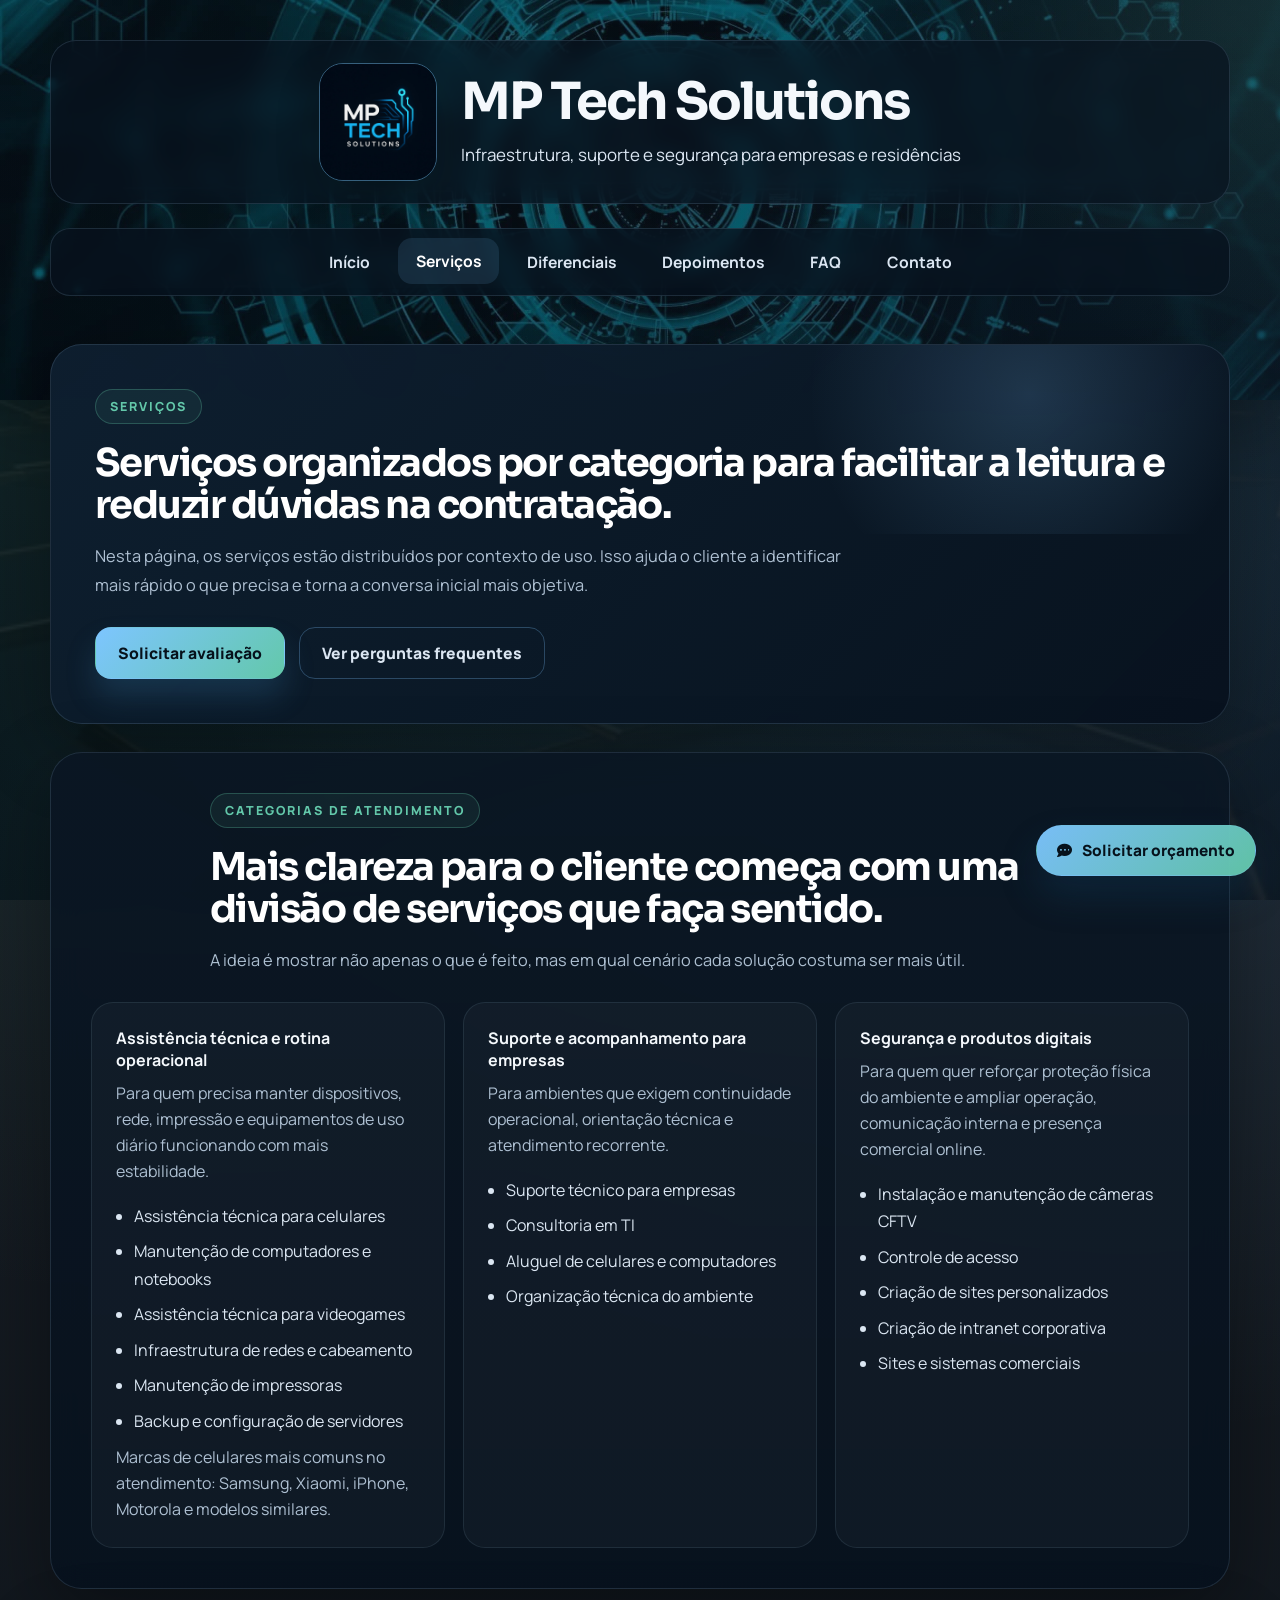
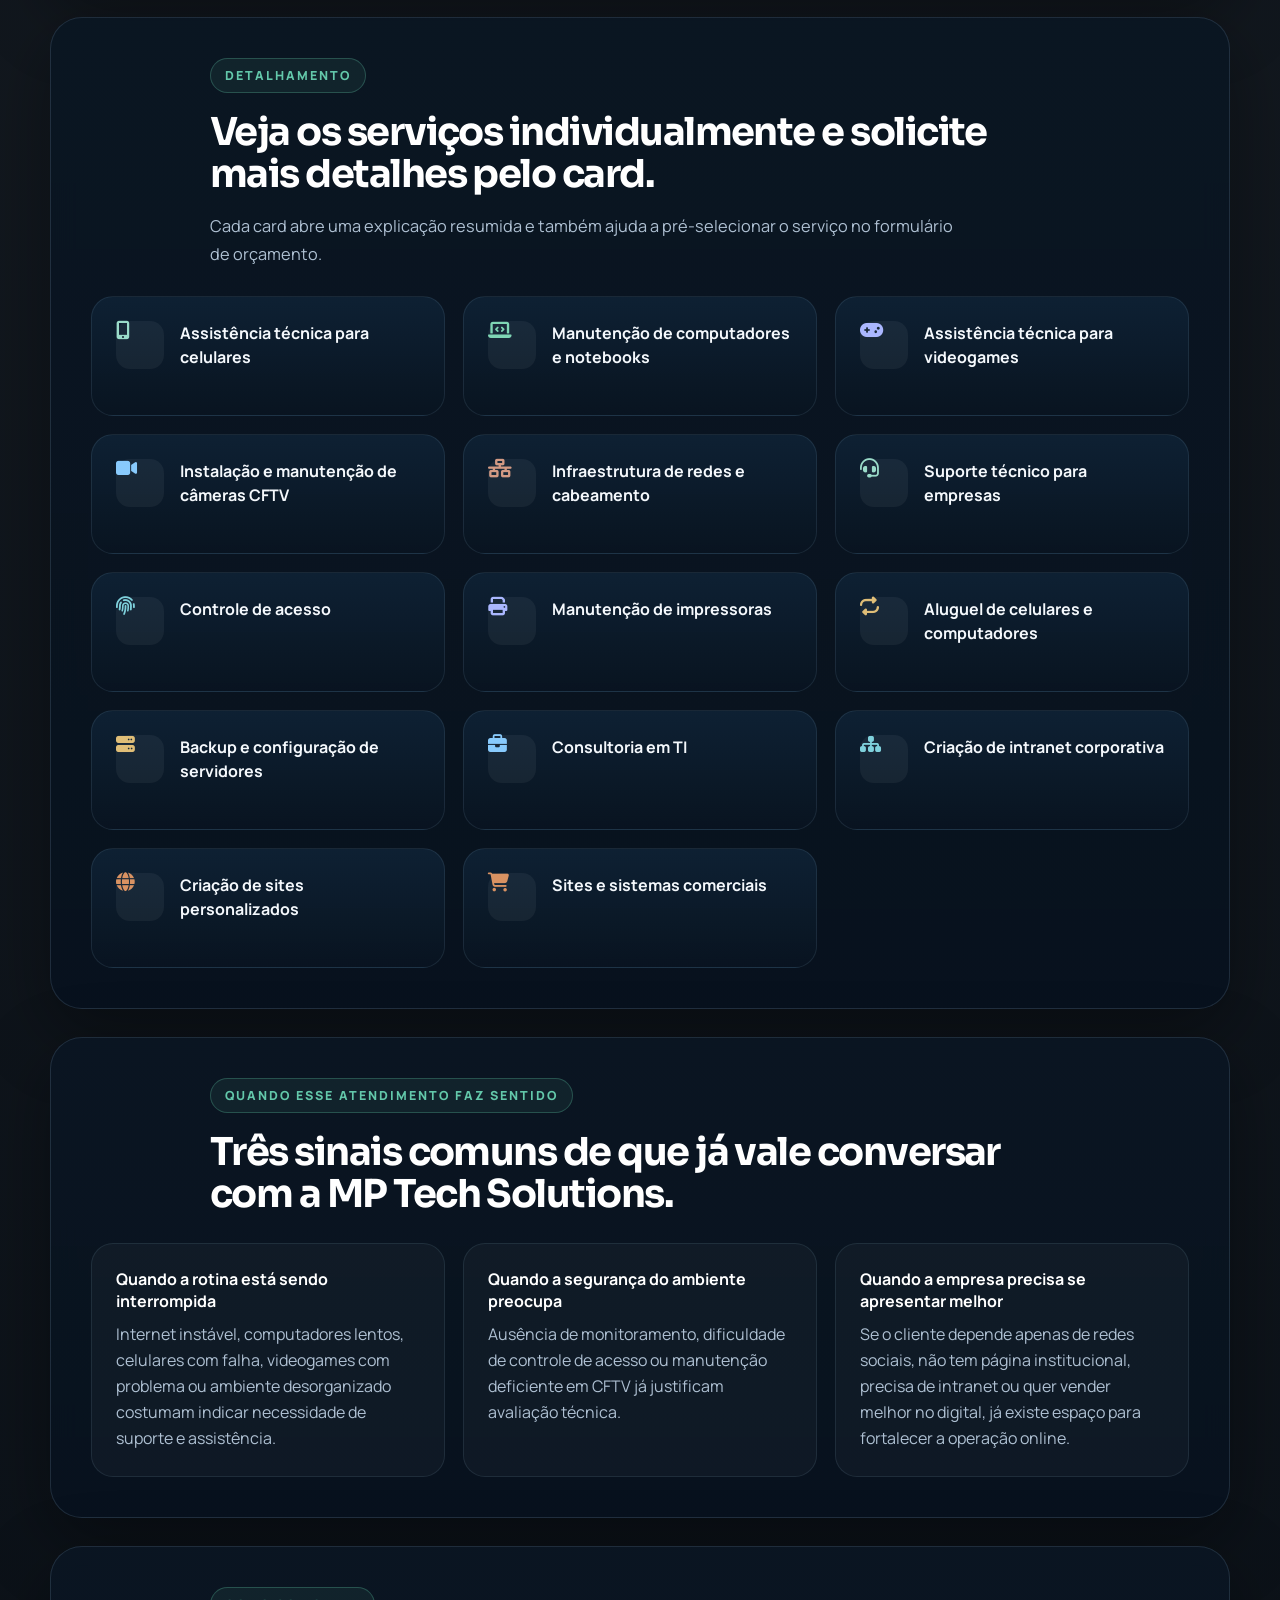
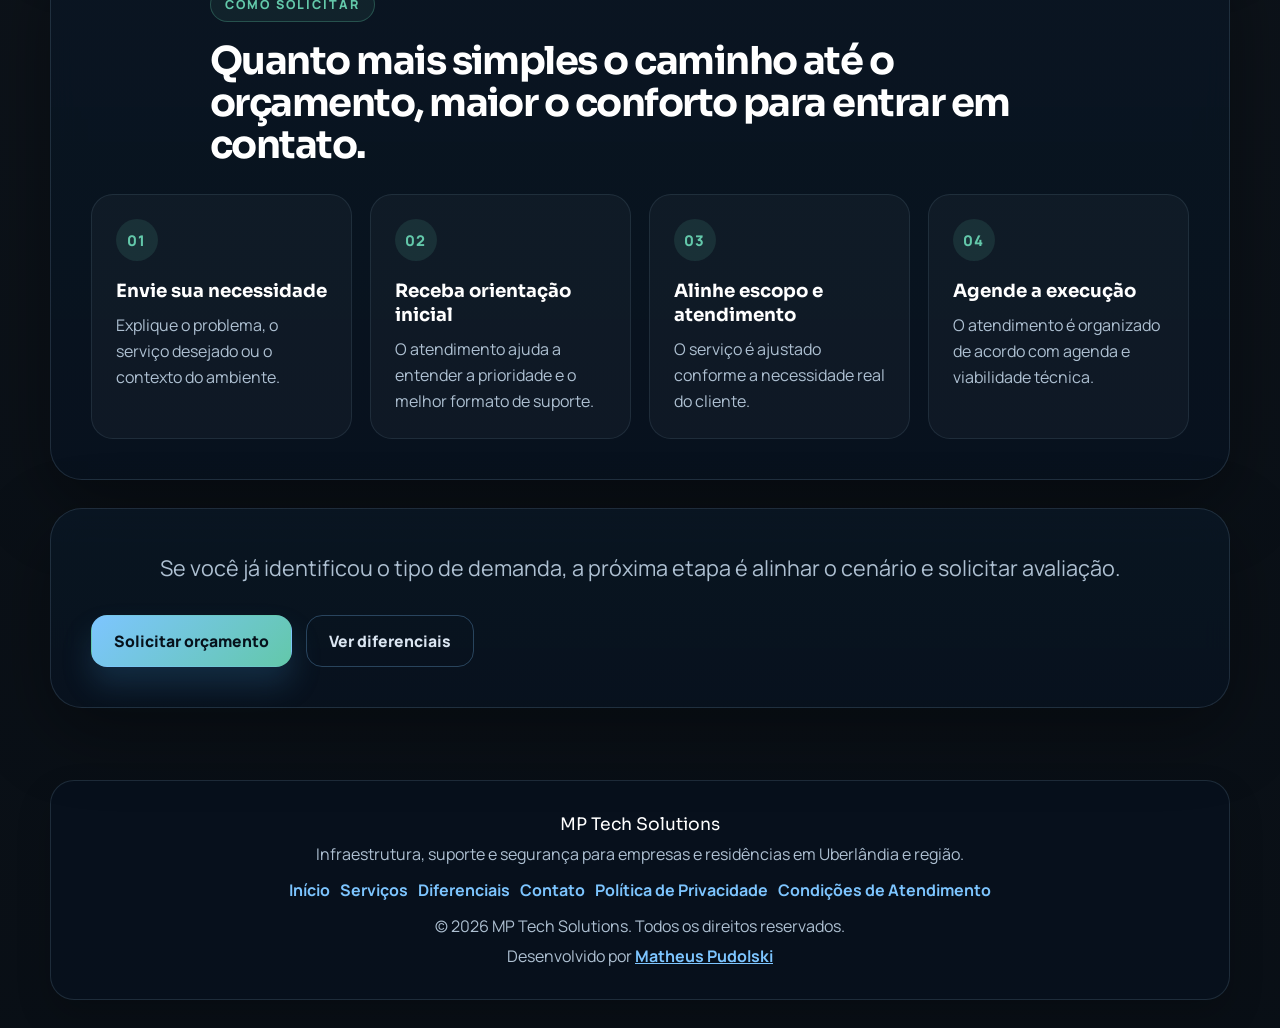
<file: servicos.html>
<!DOCTYPE html>
<html lang="pt-BR">
<head>
    <meta charset="UTF-8" />
    <meta name="viewport" content="width=device-width, initial-scale=1.0" />
    <title>Serviços | MP Tech Solutions</title>
    <meta name="description" content="Conheça os serviços da MP Tech Solutions em assistência para celulares, computadores e videogames, aluguel de equipamentos, CFTV, redes, intranet, sites e sistemas comerciais em Uberlândia e região." />
    <link rel="stylesheet" href="style.css" />
    <link rel="stylesheet" href="https://cdnjs.cloudflare.com/ajax/libs/font-awesome/6.5.0/css/all.min.css" />
    <link rel="icon" type="image/jpeg" href="imagens/logo/logomp.jpg" />
</head>
<body>
    <header>
        <div class="header-container">
            <img src="imagens/logo/logomp.jpg" alt="Logo da MP Tech Solutions" class="logo" />
            <div class="header-texto">
                <h1>MP Tech Solutions</h1>
                <p class="subtitulo">Infraestrutura, suporte e segurança para empresas e residências</p>
            </div>
        </div>
        <button class="menu-toggle" id="menuToggle" aria-label="Abrir menu"><i class="fas fa-bars"></i></button>
        <nav class="menu-central" id="menuCentral" aria-label="Menu principal">
            <a href="index.html">Início</a>
            <a href="servicos.html">Serviços</a>
            <a href="diferenciais.html">Diferenciais</a>
            <a href="depoimentos.html">Depoimentos</a>
            <a href="faq.html">FAQ</a>
            <a href="contato.html">Contato</a>
        </nav>
    </header>

    <main>
        <section class="page-hero">
            <p class="eyebrow">SERVIÇOS</p>
            <h2 class="page-title">Serviços organizados por categoria para facilitar a leitura e reduzir dúvidas na contratação.</h2>
            <p class="page-description">Nesta página, os serviços estão distribuídos por contexto de uso. Isso ajuda o cliente a identificar mais rápido o que precisa e torna a conversa inicial mais objetiva.</p>
            <div class="page-actions">
                <a href="contato.html" class="cta-link">Solicitar avaliação</a>
                <a href="faq.html" class="cta-link secondary">Ver perguntas frequentes</a>
            </div>
        </section>

        <section>
            <div class="secao-header">
                <p class="eyebrow">CATEGORIAS DE ATENDIMENTO</p>
                <h2 class="titulo-servicos">Mais clareza para o cliente começa com uma divisão de serviços que faça sentido.</h2>
                <p class="secao-descricao">A ideia é mostrar não apenas o que é feito, mas em qual cenário cada solução costuma ser mais útil.</p>
            </div>
            <div class="category-grid">
                <article class="category-card">
                    <strong>Assistência técnica e rotina operacional</strong>
                    <p>Para quem precisa manter dispositivos, rede, impressão e equipamentos de uso diário funcionando com mais estabilidade.</p>
                    <ul>
                        <li>Assistência técnica para celulares</li>
                        <li>Manutenção de computadores e notebooks</li>
                        <li>Assistência técnica para videogames</li>
                        <li>Infraestrutura de redes e cabeamento</li>
                        <li>Manutenção de impressoras</li>
                        <li>Backup e configuração de servidores</li>
                    </ul>
                    <p>Marcas de celulares mais comuns no atendimento: Samsung, Xiaomi, iPhone, Motorola e modelos similares.</p>
                </article>
                <article class="category-card">
                    <strong>Suporte e acompanhamento para empresas</strong>
                    <p>Para ambientes que exigem continuidade operacional, orientação técnica e atendimento recorrente.</p>
                    <ul>
                        <li>Suporte técnico para empresas</li>
                        <li>Consultoria em TI</li>
                        <li>Aluguel de celulares e computadores</li>
                        <li>Organização técnica do ambiente</li>
                    </ul>
                </article>
                <article class="category-card">
                    <strong>Segurança e produtos digitais</strong>
                    <p>Para quem quer reforçar proteção física do ambiente e ampliar operação, comunicação interna e presença comercial online.</p>
                    <ul>
                        <li>Instalação e manutenção de câmeras CFTV</li>
                        <li>Controle de acesso</li>
                        <li>Criação de sites personalizados</li>
                        <li>Criação de intranet corporativa</li>
                        <li>Sites e sistemas comerciais</li>
                    </ul>
                </article>
            </div>
        </section>

        <section class="servicos-destaque">
            <div class="secao-header">
                <p class="eyebrow">DETALHAMENTO</p>
                <h2 class="titulo-servicos">Veja os serviços individualmente e solicite mais detalhes pelo card.</h2>
                <p class="secao-descricao">Cada card abre uma explicação resumida e também ajuda a pré-selecionar o serviço no formulário de orçamento.</p>
            </div>
            <div class="servicos-grid">
                <div class="servico-item accent-mint" data-servico="celular"><i class="fas fa-mobile-screen-button servico-icone accent-mint" aria-hidden="true"></i><span class="servico-nome">Assistência técnica para celulares</span></div>
                <div class="servico-item accent-green" data-servico="computador"><i class="fas fa-laptop-code servico-icone accent-green" aria-hidden="true"></i><span class="servico-nome">Manutenção de computadores e notebooks</span></div>
                <div class="servico-item accent-purple" data-servico="videogame"><i class="fas fa-gamepad servico-icone accent-purple" aria-hidden="true"></i><span class="servico-nome">Assistência técnica para videogames</span></div>
                <div class="servico-item accent-blue" data-servico="cftv"><i class="fas fa-video servico-icone accent-blue" aria-hidden="true"></i><span class="servico-nome">Instalação e manutenção de câmeras CFTV</span></div>
                <div class="servico-item accent-pink" data-servico="redes"><i class="fas fa-network-wired servico-icone accent-pink" aria-hidden="true"></i><span class="servico-nome">Infraestrutura de redes e cabeamento</span></div>
                <div class="servico-item accent-mint" data-servico="suporte"><i class="fas fa-headset servico-icone accent-mint" aria-hidden="true"></i><span class="servico-nome">Suporte técnico para empresas</span></div>
                <div class="servico-item accent-cyan" data-servico="acesso"><i class="fas fa-fingerprint servico-icone accent-cyan" aria-hidden="true"></i><span class="servico-nome">Controle de acesso</span></div>
                <div class="servico-item accent-purple" data-servico="impressora"><i class="fas fa-print servico-icone accent-purple" aria-hidden="true"></i><span class="servico-nome">Manutenção de impressoras</span></div>
                <div class="servico-item accent-yellow" data-servico="aluguel"><i class="fas fa-repeat servico-icone accent-yellow" aria-hidden="true"></i><span class="servico-nome">Aluguel de celulares e computadores</span></div>
                <div class="servico-item accent-yellow" data-servico="servidor"><i class="fas fa-server servico-icone accent-yellow" aria-hidden="true"></i><span class="servico-nome">Backup e configuração de servidores</span></div>
                <div class="servico-item accent-blue" data-servico="consultoria"><i class="fas fa-briefcase servico-icone accent-blue" aria-hidden="true"></i><span class="servico-nome">Consultoria em TI</span></div>
                <div class="servico-item accent-cyan" data-servico="intranet"><i class="fas fa-sitemap servico-icone accent-cyan" aria-hidden="true"></i><span class="servico-nome">Criação de intranet corporativa</span></div>
                <div class="servico-item accent-orange" data-servico="sites"><i class="fas fa-globe servico-icone accent-orange" aria-hidden="true"></i><span class="servico-nome">Criação de sites personalizados</span></div>
                <div class="servico-item accent-orange" data-servico="sistemas"><i class="fas fa-cart-shopping servico-icone accent-orange" aria-hidden="true"></i><span class="servico-nome">Sites e sistemas comerciais</span></div>
            </div>
        </section>

        <section>
            <div class="secao-header">
                <p class="eyebrow">QUANDO ESSE ATENDIMENTO FAZ SENTIDO</p>
                <h2 class="titulo-diferenciais">Três sinais comuns de que já vale conversar com a MP Tech Solutions.</h2>
            </div>
            <div class="info-grid">
                <article class="info-card">
                    <strong>Quando a rotina está sendo interrompida</strong>
                    <p>Internet instável, computadores lentos, celulares com falha, videogames com problema ou ambiente desorganizado costumam indicar necessidade de suporte e assistência.</p>
                </article>
                <article class="info-card">
                    <strong>Quando a segurança do ambiente preocupa</strong>
                    <p>Ausência de monitoramento, dificuldade de controle de acesso ou manutenção deficiente em CFTV já justificam avaliação técnica.</p>
                </article>
                <article class="info-card">
                    <strong>Quando a empresa precisa se apresentar melhor</strong>
                    <p>Se o cliente depende apenas de redes sociais, não tem página institucional, precisa de intranet ou quer vender melhor no digital, já existe espaço para fortalecer a operação online.</p>
                </article>
            </div>
        </section>

        <section>
            <div class="secao-header">
                <p class="eyebrow">COMO SOLICITAR</p>
                <h2 class="titulo-servicos">Quanto mais simples o caminho até o orçamento, maior o conforto para entrar em contato.</h2>
            </div>
            <div class="process-grid">
                <article class="process-card">
                    <span class="process-number">01</span>
                    <h3>Envie sua necessidade</h3>
                    <p>Explique o problema, o serviço desejado ou o contexto do ambiente.</p>
                </article>
                <article class="process-card">
                    <span class="process-number">02</span>
                    <h3>Receba orientação inicial</h3>
                    <p>O atendimento ajuda a entender a prioridade e o melhor formato de suporte.</p>
                </article>
                <article class="process-card">
                    <span class="process-number">03</span>
                    <h3>Alinhe escopo e atendimento</h3>
                    <p>O serviço é ajustado conforme a necessidade real do cliente.</p>
                </article>
                <article class="process-card">
                    <span class="process-number">04</span>
                    <h3>Agende a execução</h3>
                    <p>O atendimento é organizado de acordo com agenda e viabilidade técnica.</p>
                </article>
            </div>
        </section>

        <section class="cta-final">
            <p class="cta-text">Se você já identificou o tipo de demanda, a próxima etapa é alinhar o cenário e solicitar avaliação.</p>
            <div class="page-actions">
                <a href="contato.html" class="cta-link">Solicitar orçamento</a>
                <a href="diferenciais.html" class="cta-link secondary">Ver diferenciais</a>
            </div>
        </section>

        <div id="modalServico" class="modal" role="dialog" aria-modal="true" aria-labelledby="modalServicoTitle" aria-live="polite" style="display:none;">
            <div class="modal-content">
                <span class="close" tabindex="0" aria-label="Fechar" role="button">&times;</span>
                <h2 id="modalServicoTitle">Serviço</h2>
                <p id="modalServicoTexto"></p>
                <a id="btnServicoWhats" href="https://wa.me/5534997227301" target="_blank" rel="noopener noreferrer" class="cta-link">Solicitar orçamento via WhatsApp</a>
                <a id="btnServicoEmail" href="mailto:mptechsolucions@yahoo.com" class="cta-link secondary">Solicitar orçamento via E-mail</a>
            </div>
        </div>

        <button id="btnOrcamento" class="btn-flutuante" aria-label="Solicitar orçamento"><i class="fas fa-comment-dots" aria-hidden="true"></i><span>Solicitar orçamento</span></button>

        <div id="formModal" class="modal" role="dialog" aria-modal="true" aria-labelledby="modalTitle" style="display:none;">
            <div class="modal-content">
                <span class="close" tabindex="0" aria-label="Fechar" role="button">&times;</span>
                <h2 id="modalTitle">Solicitar orçamento</h2>
                <form id="orcamentoForm" autocomplete="off">
                    <label for="nome">Nome</label>
                    <input type="text" id="nome" required autocomplete="off" />
                    <label for="contato">Meio de contato</label>
                    <input type="text" id="contato" required placeholder="E-mail ou telefone" autocomplete="off" />
                    <label for="servico">Serviço desejado</label>
                    <select id="servico" required>
                        <option value="" disabled selected>Selecione um serviço</option>
                        <option value="Assistência técnica para celulares">Assistência técnica para celulares</option>
                        <option value="Manutenção de computadores e notebooks">Manutenção de computadores e notebooks</option>
                        <option value="Assistência técnica para videogames">Assistência técnica para videogames</option>
                        <option value="Instalação e manutenção de câmeras CFTV">Instalação e manutenção de câmeras CFTV</option>
                        <option value="Infraestrutura de redes e cabeamento">Infraestrutura de redes e cabeamento</option>
                        <option value="Suporte técnico para empresas">Suporte técnico para empresas</option>
                        <option value="Controle de acesso">Controle de acesso</option>
                        <option value="Aluguel de celulares e computadores">Aluguel de celulares e computadores</option>
                        <option value="Backup e configuração de servidores">Backup e configuração de servidores</option>
                        <option value="Manutenção de impressoras">Manutenção de impressoras</option>
                        <option value="Consultoria em TI">Consultoria em TI</option>
                        <option value="Criação de intranet corporativa">Criação de intranet corporativa</option>
                        <option value="Criação de sites personalizados">Criação de sites personalizados</option>
                        <option value="Sites e sistemas comerciais">Sites e sistemas comerciais</option>
                    </select>
                    <label for="canal">Canal de envio</label>
                    <select id="canal">
                        <option value="whatsapp" selected>WhatsApp</option>
                        <option value="email">E-mail</option>
                    </select>
                    <label for="detalhes">Informações adicionais</label>
                    <textarea id="detalhes" rows="4" required autocomplete="off"></textarea>
                    <button type="submit">Enviar via WhatsApp</button>
                </form>
            </div>
        </div>
    </main>

    <footer>
        <div class="footer-container">
            <p class="footer-title">MP Tech Solutions</p>
            <p>Infraestrutura, suporte e segurança para empresas e residências em Uberlândia e região.</p>
            <nav class="footer-menu" aria-label="Links rápidos">
                <a href="index.html">Início</a>
                <a href="servicos.html">Serviços</a>
                <a href="diferenciais.html">Diferenciais</a>
                <a href="contato.html">Contato</a>
                <a href="politica-privacidade.html">Política de Privacidade</a>
                <a href="condicoes-atendimento.html">Condições de Atendimento</a>
            </nav>
            <p>&copy; <span class="current-year">2026</span> MP Tech Solutions. Todos os direitos reservados.</p>
            <p>Desenvolvido por <a href="https://www.linkedin.com/in/matheus-de-almeida-silva-721907242/" target="_blank" rel="noopener noreferrer" class="credit-link">Matheus Pudolski</a></p>
        </div>
    </footer>

    <script src="script.js"></script>
</body>
</html>
</file>
<file: style.css>
@import url('https://fonts.googleapis.com/css2?family=Manrope:wght@400;500;600;700;800&family=Sora:wght@600;700;800&display=swap');

:root {
    --bg-base: #06111b;
    --bg-top: #081624;
    --bg-surface: rgba(10, 22, 35, 0.9);
    --bg-surface-strong: rgba(8, 18, 30, 0.96);
    --bg-surface-soft: rgba(13, 28, 43, 0.86);
    --border: rgba(151, 184, 214, 0.16);
    --border-strong: rgba(125, 197, 255, 0.28);
    --text-primary: #f4f8fc;
    --text-secondary: #dbe6f2;
    --text-muted: #aec0d2;
    --brand: #7dc5ff;
    --brand-strong: #3c89be;
    --accent: #63c8aa;
    --accent-strong: #2d8c74;
    --warm: #d4a966;
    --danger: #d88a8a;
    --shadow: 0 24px 72px rgba(0, 0, 0, 0.34);
    --radius-lg: 32px;
    --radius-md: 22px;
    --radius-sm: 16px;
    --transition: 220ms ease;
}

* {
    box-sizing: border-box;
}

html {
    scroll-behavior: smooth;
}

body {
    margin: 0;
    min-height: 100vh;
    font-family: 'Manrope', Arial, sans-serif;
    color: var(--text-primary);
    background:
        radial-gradient(circle at 16% 0%, rgba(99, 200, 170, 0.18), transparent 30%),
        radial-gradient(circle at 88% 12%, rgba(125, 197, 255, 0.16), transparent 24%),
        linear-gradient(180deg, rgba(4, 10, 17, 0.92), rgba(4, 10, 17, 0.98)),
        url('imagens/fundo/fundo.jpg') center center / cover fixed;
}

a {
    color: inherit;
}

img {
    display: block;
    max-width: 100%;
}

button,
input,
select,
textarea {
    font: inherit;
}

main {
    width: min(1180px, calc(100% - 32px));
    margin: -56px auto 72px;
    position: relative;
    z-index: 2;
}

section {
    margin-bottom: 28px;
    padding: 40px;
    border-radius: var(--radius-lg);
    border: 1px solid var(--border);
    background: linear-gradient(180deg, var(--bg-surface), var(--bg-surface-strong));
    box-shadow: var(--shadow);
    backdrop-filter: blur(14px);
    animation: fadeUp 0.6s ease both;
}

header {
    position: relative;
    padding: 40px 20px 104px;
    overflow: hidden;
    background:
        linear-gradient(135deg, rgba(7, 17, 27, 0.52), rgba(7, 17, 27, 0.76)),
        url('imagens/fundo/titulo.jpg') center center / cover;
    box-shadow: 0 24px 60px rgba(0, 0, 0, 0.24);
}

header::before {
    content: "";
    position: absolute;
    inset: 0;
    background:
        linear-gradient(120deg, rgba(6, 14, 23, 0.26), transparent 42%, rgba(60, 137, 190, 0.08)),
        radial-gradient(circle at top right, rgba(99, 200, 170, 0.14), transparent 28%);
    z-index: 0;
}

header > * {
    position: relative;
    z-index: 1;
}

.header-container {
    width: min(1180px, 100%);
    margin: 0 auto 24px;
    padding: 22px 26px;
    display: flex;
    align-items: center;
    justify-content: center;
    gap: 24px;
    border: 1px solid var(--border);
    border-radius: 26px;
    background: rgba(8, 18, 30, 0.64);
    backdrop-filter: blur(12px);
}

.logo {
    width: 118px;
    border-radius: 24px;
    border: 1px solid rgba(125, 197, 255, 0.4);
    box-shadow: 0 18px 40px rgba(0, 0, 0, 0.28);
}

.header-texto {
    max-width: 720px;
}

.header-texto h1 {
    margin: 0;
    font-family: 'Sora', Arial, sans-serif;
    font-size: clamp(2rem, 4vw, 3.2rem);
    line-height: 1.05;
    letter-spacing: -0.04em;
}

.header-texto p,
.subtitulo {
    margin: 12px 0 0;
    max-width: 46rem;
    color: var(--text-secondary);
    font-size: 1.06rem;
    line-height: 1.65;
}

.menu-toggle {
    display: none;
    align-items: center;
    justify-content: center;
    width: 46px;
    height: 46px;
    border: 1px solid var(--border);
    border-radius: 14px;
    background: rgba(8, 18, 30, 0.82);
    color: var(--text-primary);
    font-size: 1.1rem;
    cursor: pointer;
    transition: transform var(--transition), border-color var(--transition), background var(--transition);
}

.menu-toggle:hover,
.menu-toggle:focus {
    transform: translateY(-1px);
    border-color: var(--border-strong);
    outline: none;
}

.menu-central {
    width: min(1180px, 100%);
    margin: 0 auto;
    padding: 10px;
    display: flex;
    justify-content: center;
    gap: 10px;
    border-radius: 20px;
    border: 1px solid var(--border);
    background: rgba(8, 18, 30, 0.74);
    backdrop-filter: blur(10px);
}

.menu-central a {
    padding: 12px 18px;
    border-radius: 14px;
    color: var(--text-secondary);
    font-size: 0.98rem;
    font-weight: 700;
    text-decoration: none;
    transition: background var(--transition), color var(--transition), transform var(--transition);
}

.menu-central a:hover,
.menu-central a:focus,
.menu-central a.active {
    background: rgba(125, 197, 255, 0.12);
    color: #ffffff;
    transform: translateY(-1px);
    outline: none;
}

.eyebrow,
.hero-tag,
.hero-panel-label,
.case-label {
    display: inline-flex;
    align-items: center;
    gap: 8px;
    margin: 0 0 18px;
    padding: 8px 14px;
    border-radius: 999px;
    border: 1px solid rgba(99, 200, 170, 0.28);
    background: rgba(99, 200, 170, 0.08);
    color: var(--accent);
    font-size: 0.78rem;
    font-weight: 800;
    letter-spacing: 0.16em;
    text-transform: uppercase;
}

.secao-header {
    max-width: 860px;
    margin: 0 auto 28px;
}

.secao-header.centered {
    text-align: center;
}

.titulo-principal,
.page-title,
.titulo-servicos,
.titulo-diferenciais,
.section-title {
    margin: 0;
    color: #ffffff;
    font-family: 'Sora', Arial, sans-serif;
    line-height: 1.1;
    letter-spacing: -0.04em;
}

.titulo-principal {
    font-size: clamp(2.35rem, 4.2vw, 4rem);
}

.page-title,
.titulo-servicos,
.titulo-diferenciais,
.section-title {
    font-size: clamp(1.95rem, 3vw, 2.7rem);
}

.descricao,
.bem-vindo,
.secao-descricao,
.page-description,
.cta-text,
.section-note {
    color: var(--text-muted);
    font-size: 1.02rem;
    line-height: 1.72;
}

.page-description,
.secao-descricao {
    margin-top: 16px;
    max-width: 760px;
}

.centralizado {
    max-width: 900px;
    margin: 0 auto;
    text-align: center;
}

.page-hero {
    position: relative;
    overflow: hidden;
    padding: 44px;
    background: linear-gradient(135deg, rgba(14, 31, 48, 0.96), rgba(8, 18, 30, 0.98));
}

.page-hero::before {
    content: "";
    position: absolute;
    inset: auto -6% 50% 60%;
    height: 280px;
    background: radial-gradient(circle, rgba(125, 197, 255, 0.18), transparent 72%);
    pointer-events: none;
}

.page-hero > * {
    position: relative;
    z-index: 1;
}

.page-actions,
.hero-actions,
.inline-link-group {
    display: flex;
    flex-wrap: wrap;
    gap: 14px;
    margin-top: 28px;
}

.cta-link {
    display: inline-flex;
    align-items: center;
    justify-content: center;
    gap: 10px;
    padding: 14px 22px;
    border-radius: 16px;
    border: 1px solid transparent;
    background: linear-gradient(135deg, var(--brand), var(--accent));
    color: var(--bg-base);
    font-size: 0.98rem;
    font-weight: 800;
    text-decoration: none;
    box-shadow: 0 18px 30px rgba(60, 137, 190, 0.22);
    transition: transform var(--transition), box-shadow var(--transition), background var(--transition), color var(--transition), border-color var(--transition);
}

.cta-link:hover,
.cta-link:focus {
    transform: translateY(-2px);
    box-shadow: 0 22px 34px rgba(60, 137, 190, 0.26);
    outline: none;
}

.cta-link.secondary {
    border-color: var(--border-strong);
    background: transparent;
    color: var(--text-secondary);
    box-shadow: none;
}

.cta-link.secondary:hover,
.cta-link.secondary:focus {
    background: rgba(125, 197, 255, 0.1);
    color: #ffffff;
}

.bloco-institucional {
    position: relative;
    overflow: hidden;
    padding: 48px;
    background: linear-gradient(135deg, rgba(14, 31, 48, 0.96), rgba(8, 18, 30, 0.98));
}

.bloco-institucional::before {
    content: "";
    position: absolute;
    inset: auto -10% 48% 56%;
    height: 340px;
    background: radial-gradient(circle, rgba(125, 197, 255, 0.16), transparent 70%);
    pointer-events: none;
}

.hero-grid {
    position: relative;
    z-index: 1;
    display: grid;
    grid-template-columns: minmax(0, 1.25fr) minmax(300px, 0.9fr);
    gap: 32px;
    align-items: start;
}

.hero-copy {
    max-width: 700px;
}

.bloco-institucional .descricao {
    max-width: 620px;
    margin: 20px 0 0;
    color: var(--text-secondary);
    font-size: 1.08rem;
}

.trust-pills {
    list-style: none;
    display: flex;
    flex-wrap: wrap;
    gap: 10px;
    margin: 28px 0 0;
    padding: 0;
}

.trust-pills li {
    padding: 10px 14px;
    border-radius: 999px;
    border: 1px solid rgba(151, 184, 214, 0.14);
    background: rgba(255, 255, 255, 0.04);
    color: var(--text-secondary);
    font-size: 0.92rem;
    font-weight: 700;
}

.hero-panel-card,
.info-card,
.process-card,
.category-card,
.case-card,
.depoimento,
.diferencial-card,
.diferenciais-lista li,
.contact-card,
.policy-card,
.hero-summary-item,
.note-card,
.institucional-info p {
    border: 1px solid rgba(151, 184, 214, 0.12);
    border-radius: var(--radius-md);
    background: rgba(255, 255, 255, 0.03);
    transition: transform var(--transition), border-color var(--transition), box-shadow var(--transition);
}

.hero-panel-card {
    padding: 24px;
}

.hero-panel-card h3 {
    margin: 0;
    color: #ffffff;
    font-family: 'Sora', Arial, sans-serif;
    font-size: 1.45rem;
    line-height: 1.24;
    letter-spacing: -0.03em;
}

.hero-capabilities,
.check-list,
.bullet-list {
    margin: 22px 0 0;
    padding: 0;
    list-style: none;
    display: grid;
    gap: 14px;
}

.hero-capability,
.check-list li,
.bullet-list li {
    display: grid;
    grid-template-columns: 44px minmax(0, 1fr);
    gap: 14px;
    align-items: start;
}

.hero-capability i,
.check-list i,
.bullet-list i,
.diferencial-icone,
.diferenciais-lista i,
.contact-card i,
.servico-icone {
    display: inline-flex;
    align-items: center;
    justify-content: center;
    width: 44px;
    height: 44px;
    border-radius: 14px;
    background: rgba(125, 197, 255, 0.12);
    font-size: 1rem;
}

.hero-capability strong,
.check-list strong,
.bullet-list strong,
.contact-card strong,
.info-card strong,
.process-card h3,
.category-card h3,
.case-card h3,
.hero-summary-item strong,
.note-card strong {
    display: block;
    color: #ffffff;
}

.hero-capability span,
.check-list span,
.bullet-list span,
.info-card p,
.process-card p,
.category-card p,
.case-card p,
.hero-summary-item p,
.contact-card p,
.policy-card p,
.note-card p,
.institucional-info p {
    color: var(--text-muted);
    line-height: 1.62;
}

.hero-summary {
    position: relative;
    z-index: 1;
    display: grid;
    grid-template-columns: repeat(3, minmax(0, 1fr));
    gap: 14px;
    margin-top: 26px;
}

.hero-summary-item {
    padding: 18px 20px;
}

.hero-summary-item p {
    margin: 6px 0 0;
    font-size: 0.92rem;
}

.info-grid,
.process-grid,
.category-grid,
.case-grid,
.testimonial-grid,
.contact-grid,
.policy-grid {
    display: grid;
    gap: 18px;
}

.info-grid,
.category-grid,
.case-grid,
.contact-grid,
.policy-grid {
    grid-template-columns: repeat(3, minmax(0, 1fr));
}

.process-grid {
    grid-template-columns: repeat(4, minmax(0, 1fr));
}

.testimonial-grid {
    grid-template-columns: repeat(3, minmax(0, 1fr));
}

.info-card,
.process-card,
.category-card,
.case-card,
.policy-card,
.contact-card,
.note-card {
    padding: 24px;
}

.info-card p,
.process-card p,
.category-card p,
.case-card p,
.contact-card p,
.note-card p,
.policy-card p {
    margin: 10px 0 0;
}

.process-number {
    display: inline-flex;
    align-items: center;
    justify-content: center;
    width: 42px;
    height: 42px;
    border-radius: 50%;
    background: rgba(99, 200, 170, 0.12);
    color: var(--accent);
    font-size: 0.92rem;
    font-weight: 800;
    letter-spacing: 0.08em;
}

.process-card h3 {
    margin: 18px 0 0;
    font-family: 'Sora', Arial, sans-serif;
    font-size: 1.14rem;
    line-height: 1.3;
}

.category-card ul,
.info-card ul,
.policy-card ul {
    margin: 18px 0 0;
    padding-left: 18px;
    color: var(--text-secondary);
    line-height: 1.72;
}

.category-card li,
.info-card li,
.policy-card li {
    margin-bottom: 8px;
}

.servicos-grid {
    width: 100%;
    max-width: 1100px;
    margin: 0 auto;
    display: grid;
    grid-template-columns: repeat(3, minmax(0, 1fr));
    gap: 18px;
}

.servico-item {
    position: relative;
    display: flex;
    align-items: flex-start;
    gap: 16px;
    min-height: 120px;
    padding: 24px;
    border: 1px solid rgba(151, 184, 214, 0.12);
    border-radius: var(--radius-md);
    background: linear-gradient(180deg, rgba(15, 34, 53, 0.92), rgba(9, 20, 33, 0.95));
    color: var(--text-primary);
    cursor: pointer;
    transition: transform var(--transition), border-color var(--transition), background var(--transition), box-shadow var(--transition);
}

.servico-item:hover,
.servico-item:focus,
.servico-item:focus-within {
    transform: translateY(-4px);
    border-color: rgba(125, 197, 255, 0.28);
    background: linear-gradient(180deg, rgba(18, 40, 61, 0.96), rgba(10, 22, 36, 0.98));
    box-shadow: 0 18px 36px rgba(0, 0, 0, 0.22);
    outline: none;
}

.servico-item .servico-nome,
.servico-item > span:last-child {
    color: var(--text-primary);
    font-size: 1rem;
    font-weight: 700;
    line-height: 1.5;
}

.servico-icone {
    flex: 0 0 48px;
    width: 48px;
    height: 48px;
    background: rgba(255, 255, 255, 0.05);
    font-size: 1.18rem;
}

.accent-green {
    color: #7fd6b5;
}

.accent-blue {
    color: #88cafc;
}

.accent-pink {
    color: #d39a84;
}

.accent-mint {
    color: #9adbc9;
}

.accent-cyan {
    color: #7fd1dc;
}

.accent-purple {
    color: #aab7ff;
}

.accent-yellow {
    color: #e0be77;
}

.accent-orange {
    color: #d99262;
}

.institucional-info,
.diferenciais-lista,
.contato-lista {
    display: grid;
    gap: 16px;
}

.institucional-info {
    grid-template-columns: repeat(3, minmax(0, 1fr));
    margin-top: 18px;
}

.institucional-info p {
    margin: 0;
    padding: 20px;
    text-align: left;
}

.institucional-info b {
    color: #ffffff;
}

.diferenciais-lista {
    list-style: none;
    grid-template-columns: repeat(auto-fit, minmax(220px, 1fr));
    margin: 0;
    padding: 0;
}

.diferenciais-lista li,
.diferencial-card {
    display: flex;
    align-items: center;
    gap: 14px;
    min-height: 92px;
    padding: 20px 22px;
    line-height: 1.55;
}

.diferenciais-lista li:hover,
.diferencial-card:hover,
.info-card:hover,
.process-card:hover,
.category-card:hover,
.case-card:hover,
.contact-card:hover,
.policy-card:hover,
.note-card:hover {
    transform: translateY(-3px);
    border-color: rgba(125, 197, 255, 0.22);
    box-shadow: 0 14px 28px rgba(0, 0, 0, 0.18);
}

.case-card {
    position: relative;
    overflow: hidden;
}

.case-card .case-label {
    margin-bottom: 16px;
}

.depoimento {
    padding: 24px;
    text-align: left;
    box-shadow: 0 18px 34px rgba(0, 0, 0, 0.16);
}

.depoimento p {
    margin: 0;
    color: var(--text-secondary);
    line-height: 1.76;
}

.depoimento span {
    display: block;
    margin-top: 14px;
    color: var(--brand);
    font-size: 0.95rem;
    font-weight: 700;
}

#faq {
    text-align: left;
}

#faq h2 {
    text-align: left;
}

#faq details {
    margin: 14px 0;
    padding: 18px 20px;
    border-radius: 18px;
    border: 1px solid rgba(151, 184, 214, 0.12);
    background: rgba(255, 255, 255, 0.03);
    transition: border-color var(--transition), background var(--transition);
}

#faq details[open] {
    border-color: rgba(125, 197, 255, 0.24);
    background: rgba(125, 197, 255, 0.05);
}

#faq summary {
    color: #ffffff;
    font-size: 1rem;
    font-weight: 700;
    cursor: pointer;
    list-style: none;
}

#faq summary::-webkit-details-marker {
    display: none;
}

#faq p {
    margin: 12px 0 0;
    color: var(--text-muted);
    line-height: 1.66;
}

.contato-lista {
    list-style: none;
    margin: 22px 0 0;
    padding: 0;
}

.contato-lista li {
    display: flex;
    align-items: center;
    gap: 12px;
    padding: 16px 18px;
    border-radius: 18px;
    border: 1px solid rgba(151, 184, 214, 0.12);
    background: rgba(255, 255, 255, 0.03);
    color: var(--text-secondary);
    line-height: 1.58;
    word-break: break-word;
}

.contato-lista a {
    color: var(--brand);
    font-weight: 700;
    text-decoration: underline;
}

.contato-lista a:hover,
.contato-lista a:focus {
    color: #ffffff;
}

.contact-card a,
.inline-link-group a,
.text-link,
.credit-link {
    color: var(--brand);
    font-weight: 700;
    text-decoration: underline;
}

.contact-card a:hover,
.contact-card a:focus,
.inline-link-group a:hover,
.inline-link-group a:focus,
.text-link:hover,
.text-link:focus,
.credit-link:hover,
.credit-link:focus {
    color: #ffffff;
}

.section-note {
    margin-top: 18px;
}

.note-card {
    margin-top: 18px;
}

.note-card strong {
    font-size: 1rem;
}

.cta-final {
    text-align: center;
}

.cta-text {
    margin: 0 0 18px;
    font-size: clamp(1.15rem, 2vw, 1.35rem);
}

footer {
    padding: 0 20px 28px;
}

.footer-container {
    width: min(1180px, 100%);
    margin: 0 auto;
    padding: 24px 28px;
    border-radius: 24px;
    border: 1px solid var(--border);
    background: rgba(8, 18, 30, 0.82);
    color: var(--text-muted);
    text-align: center;
    box-shadow: 0 16px 34px rgba(0, 0, 0, 0.18);
}

.footer-title {
    margin: 0;
    color: #ffffff;
    font-family: 'Sora', Arial, sans-serif;
    font-size: 1.08rem;
}

.footer-container p {
    margin: 8px 0;
}

.footer-menu {
    display: flex;
    justify-content: center;
    flex-wrap: wrap;
    gap: 10px;
    margin: 14px 0;
}

.footer-menu a {
    color: var(--brand);
    font-weight: 700;
    text-decoration: none;
    transition: color var(--transition);
}

.footer-menu a:hover,
.footer-menu a:focus {
    color: #ffffff;
}

#btnOrcamento,
.btn-flutuante {
    position: fixed;
    right: 24px;
    bottom: 24px;
    z-index: 1200;
    display: inline-flex;
    align-items: center;
    justify-content: center;
    gap: 10px;
    padding: 14px 20px;
    border: 1px solid rgba(125, 197, 255, 0.22);
    border-radius: 999px;
    background: linear-gradient(135deg, rgba(125, 197, 255, 0.96), rgba(99, 200, 170, 0.96));
    color: var(--bg-base);
    font-size: 0.96rem;
    font-weight: 800;
    cursor: pointer;
    box-shadow: 0 20px 36px rgba(23, 71, 107, 0.28);
    transition: transform var(--transition), box-shadow var(--transition);
    animation: floatCta 3.2s ease-in-out infinite;
}

#btnOrcamento:hover,
.btn-flutuante:hover {
    transform: translateY(-2px);
    box-shadow: 0 24px 40px rgba(23, 71, 107, 0.32);
}

.modal {
    display: none;
    position: fixed;
    inset: 0;
    z-index: 2000;
    padding: 20px;
    align-items: center;
    justify-content: center;
    background: rgba(4, 10, 17, 0.74);
    backdrop-filter: blur(6px);
}

.modal-content {
    position: relative;
    width: min(500px, 100%);
    max-height: calc(100vh - 40px);
    overflow: auto;
    padding: 32px;
    border-radius: 26px;
    background: linear-gradient(180deg, #f8fbff, #e1ebf4);
    color: #102033;
    box-shadow: 0 24px 60px rgba(0, 0, 0, 0.24);
}

.modal-content h2 {
    margin: 0 0 18px;
    color: #102033;
    font-family: 'Sora', Arial, sans-serif;
    font-size: 1.5rem;
    letter-spacing: -0.03em;
}

.modal-content p {
    color: #304358;
    line-height: 1.65;
}

.modal-content label {
    display: block;
    margin: 12px 0 6px;
    color: #1d3044;
    font-size: 0.95rem;
    font-weight: 700;
    text-align: left;
}

.modal-content input,
.modal-content select,
.modal-content textarea {
    width: 100%;
    padding: 12px 14px;
    border: 1px solid rgba(16, 32, 51, 0.14);
    border-radius: 14px;
    background: rgba(255, 255, 255, 0.9);
    color: #102033;
    outline: none;
    transition: border-color var(--transition), box-shadow var(--transition);
}

.modal-content input:focus,
.modal-content select:focus,
.modal-content textarea:focus {
    border-color: rgba(60, 137, 190, 0.42);
    box-shadow: 0 0 0 4px rgba(125, 197, 255, 0.16);
}

.modal-content textarea {
    resize: vertical;
    min-height: 120px;
}

.modal-content button,
.modal-content .cta-link {
    width: 100%;
    margin-top: 16px;
    border: none;
    background: linear-gradient(135deg, var(--brand-strong), var(--accent-strong));
    color: #ffffff;
    box-shadow: none;
}

.modal-content button:hover,
.modal-content .cta-link:hover,
.modal-content button:focus,
.modal-content .cta-link:focus {
    transform: none;
    box-shadow: none;
    filter: brightness(1.06);
}

.close {
    position: absolute;
    top: 18px;
    right: 18px;
    display: inline-flex;
    align-items: center;
    justify-content: center;
    width: 38px;
    height: 38px;
    border-radius: 12px;
    background: rgba(16, 32, 51, 0.08);
    color: #102033;
    font-size: 1.3rem;
    font-weight: 700;
    cursor: pointer;
    transition: background var(--transition), color var(--transition);
}

.close:hover,
.close:focus {
    background: rgba(16, 32, 51, 0.14);
    color: #000000;
    outline: none;
}

.servico-desc {
    display: none;
    position: absolute;
    left: 50%;
    top: calc(100% + 12px);
    transform: translateX(-50%);
    width: min(320px, calc(100vw - 48px));
    padding: 18px;
    border-radius: 18px;
    border: 1px solid rgba(151, 184, 214, 0.16);
    background: rgba(8, 18, 30, 0.96);
    color: var(--text-secondary);
    box-shadow: 0 24px 40px rgba(0, 0, 0, 0.28);
    z-index: 100;
}

.servico-whats {
    display: inline-flex;
    align-items: center;
    justify-content: center;
    width: 100%;
    margin-top: 14px;
    padding: 12px 14px;
    border-radius: 14px;
    background: linear-gradient(135deg, var(--brand), var(--accent));
    color: var(--bg-base);
    font-weight: 800;
    text-decoration: none;
}

.servico-item:hover .servico-desc,
.servico-item:focus-within .servico-desc,
.servico-item.mostrar-desc .servico-desc {
    display: block;
}

@keyframes fadeUp {
    from {
        opacity: 0;
        transform: translateY(18px);
    }

    to {
        opacity: 1;
        transform: translateY(0);
    }
}

@keyframes floatCta {
    0%,
    100% {
        transform: translateY(0);
    }

    50% {
        transform: translateY(-4px);
    }
}

@media (max-width: 1080px) {
    .hero-grid,
    .info-grid,
    .category-grid,
    .case-grid,
    .contact-grid,
    .policy-grid,
    .testimonial-grid,
    .institucional-info {
        grid-template-columns: repeat(2, minmax(0, 1fr));
    }

    .process-grid {
        grid-template-columns: repeat(2, minmax(0, 1fr));
    }

    .servicos-grid {
        grid-template-columns: repeat(2, minmax(0, 1fr));
    }
}

@media (max-width: 900px) {
    header {
        padding: 28px 16px 44px;
    }

    .header-container {
        padding: 20px 18px;
        flex-direction: column;
        text-align: center;
    }

    .header-texto p,
    .subtitulo {
        margin-left: auto;
        margin-right: auto;
    }

    .menu-toggle {
        display: inline-flex;
        position: absolute;
        top: 24px;
        right: 16px;
    }

    .menu-central {
        display: none;
        width: min(720px, 100%);
        flex-direction: column;
        align-items: stretch;
        gap: 6px;
        margin-top: 16px;
        padding: 10px;
    }

    .menu-central.open {
        display: flex;
    }

    .menu-central a {
        text-align: left;
    }

    main {
        width: min(100%, calc(100% - 20px));
        margin: 20px auto 64px;
    }

    section,
    .bloco-institucional,
    .page-hero {
        padding: 32px;
    }

    .hero-grid,
    .hero-summary,
    .info-grid,
    .category-grid,
    .case-grid,
    .contact-grid,
    .policy-grid,
    .testimonial-grid,
    .institucional-info {
        grid-template-columns: 1fr;
    }

    .secao-header {
        text-align: center;
    }

    #faq h2 {
        text-align: center;
    }
}

@media (max-width: 700px) {
    .logo {
        width: 96px;
    }

    .header-texto h1 {
        font-size: 2.1rem;
    }

    section,
    .bloco-institucional,
    .page-hero {
        padding: 26px;
        border-radius: 24px;
    }

    .hero-actions,
    .page-actions,
    .inline-link-group {
        flex-direction: column;
    }

    .cta-link {
        width: 100%;
    }

    .trust-pills {
        flex-direction: column;
    }

    .process-grid,
    .servicos-grid,
    .diferenciais-lista {
        grid-template-columns: 1fr;
    }

    #btnOrcamento,
    .btn-flutuante {
        right: 16px;
        left: 16px;
        bottom: 16px;
    }
}

@media (max-width: 600px) {
    .menu-central a {
        font-size: 0.95rem;
    }

    .modal {
        padding: 12px;
    }

    .modal-content {
        padding: 24px 20px;
        border-radius: 22px;
    }

    .contato-lista li {
        align-items: flex-start;
    }

    .footer-container {
        padding: 20px;
    }

    .hero-capability,
    .check-list li,
    .bullet-list li {
        grid-template-columns: 40px minmax(0, 1fr);
    }
}

@media (max-width: 480px) {
    .header-texto h1 {
        font-size: 1.8rem;
    }

    .titulo-principal,
    .page-title,
    .titulo-servicos,
    .titulo-diferenciais,
    .section-title {
        font-size: 1.8rem;
    }

    section,
    .bloco-institucional,
    .page-hero {
        padding: 22px;
    }
}
</file>
